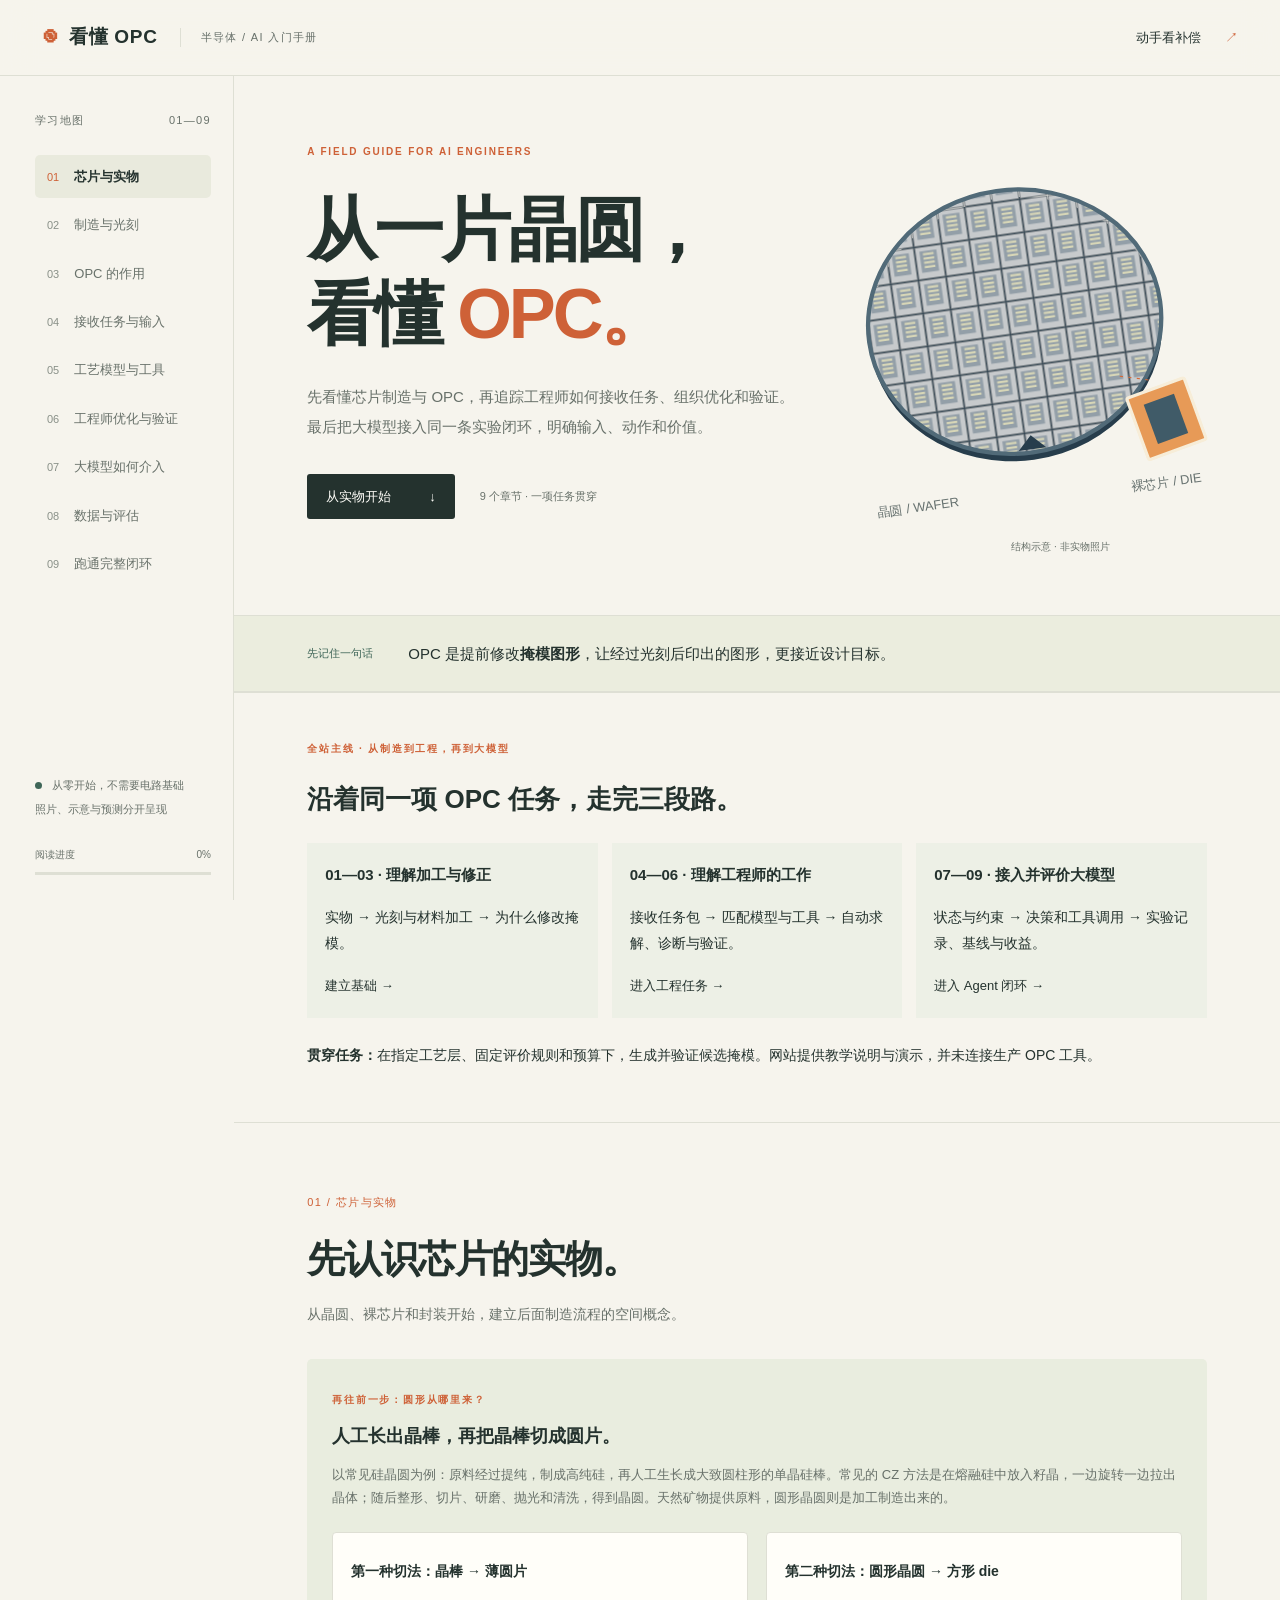
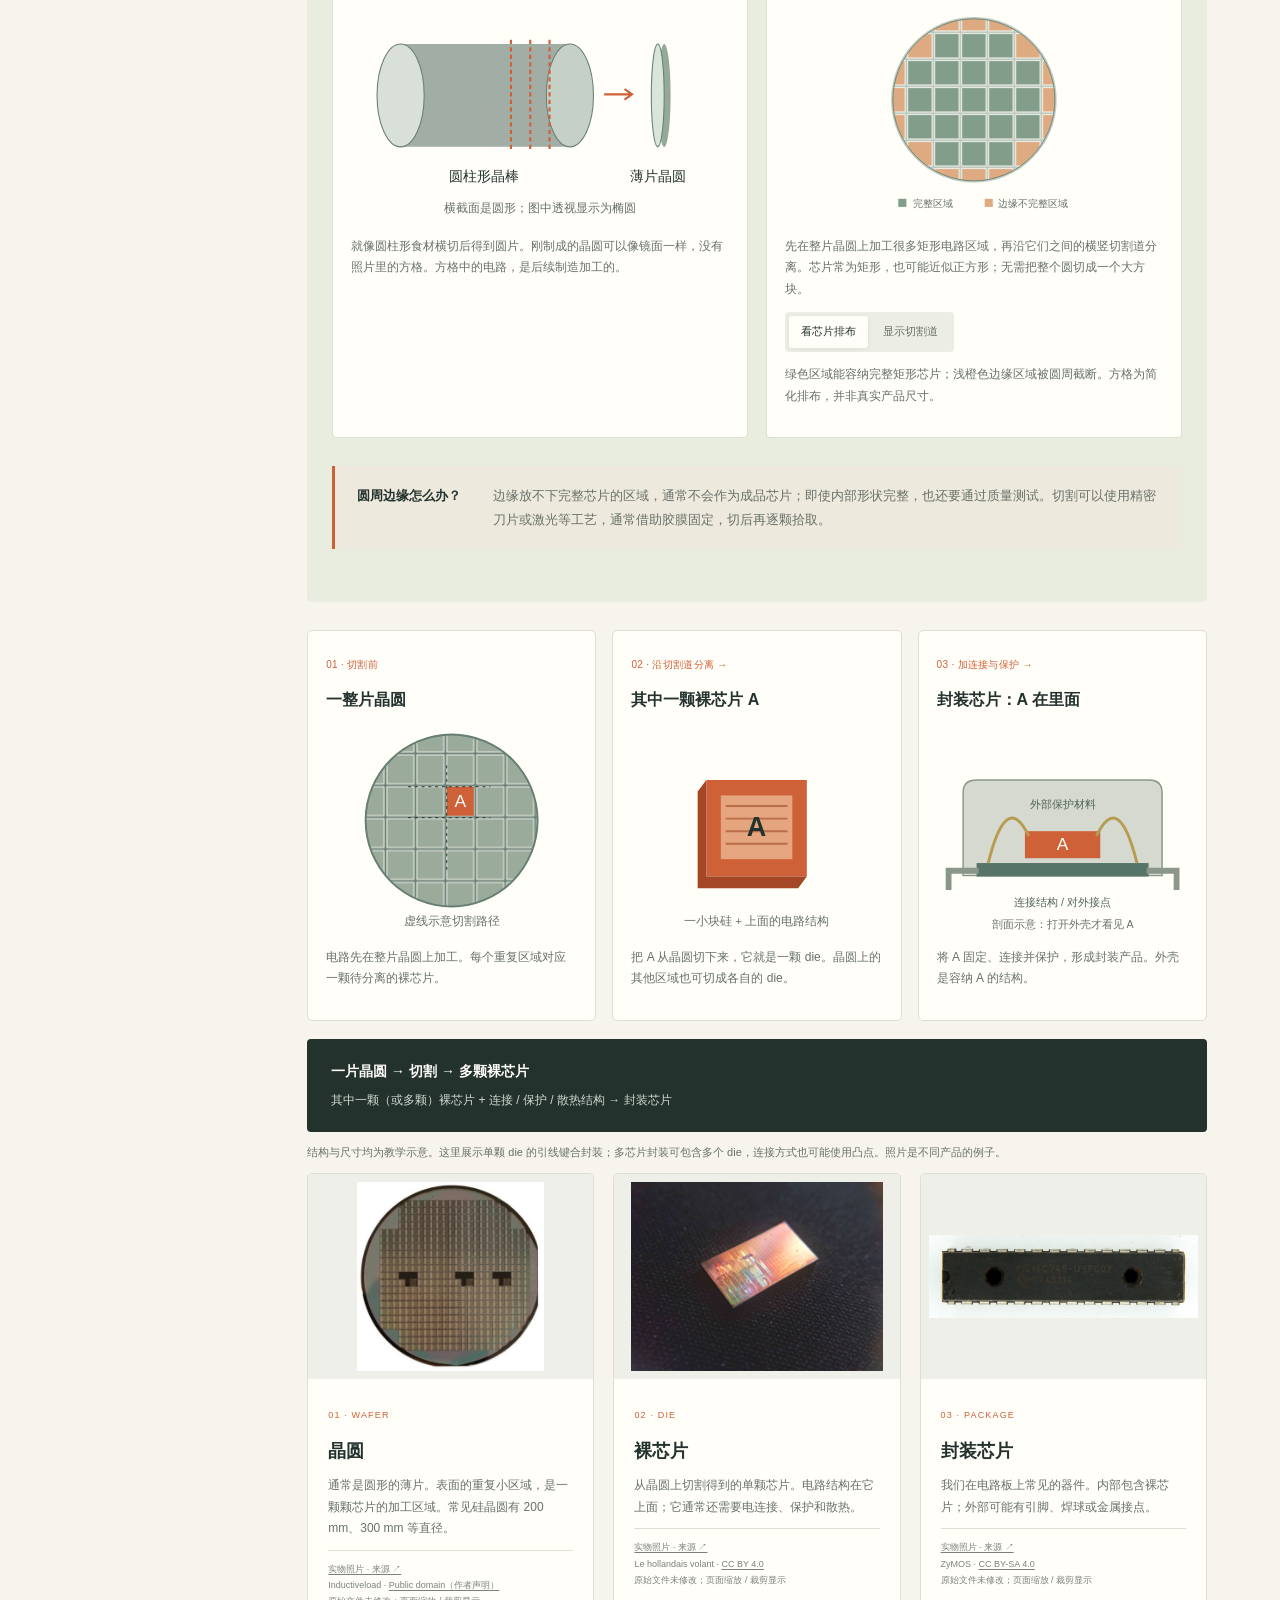
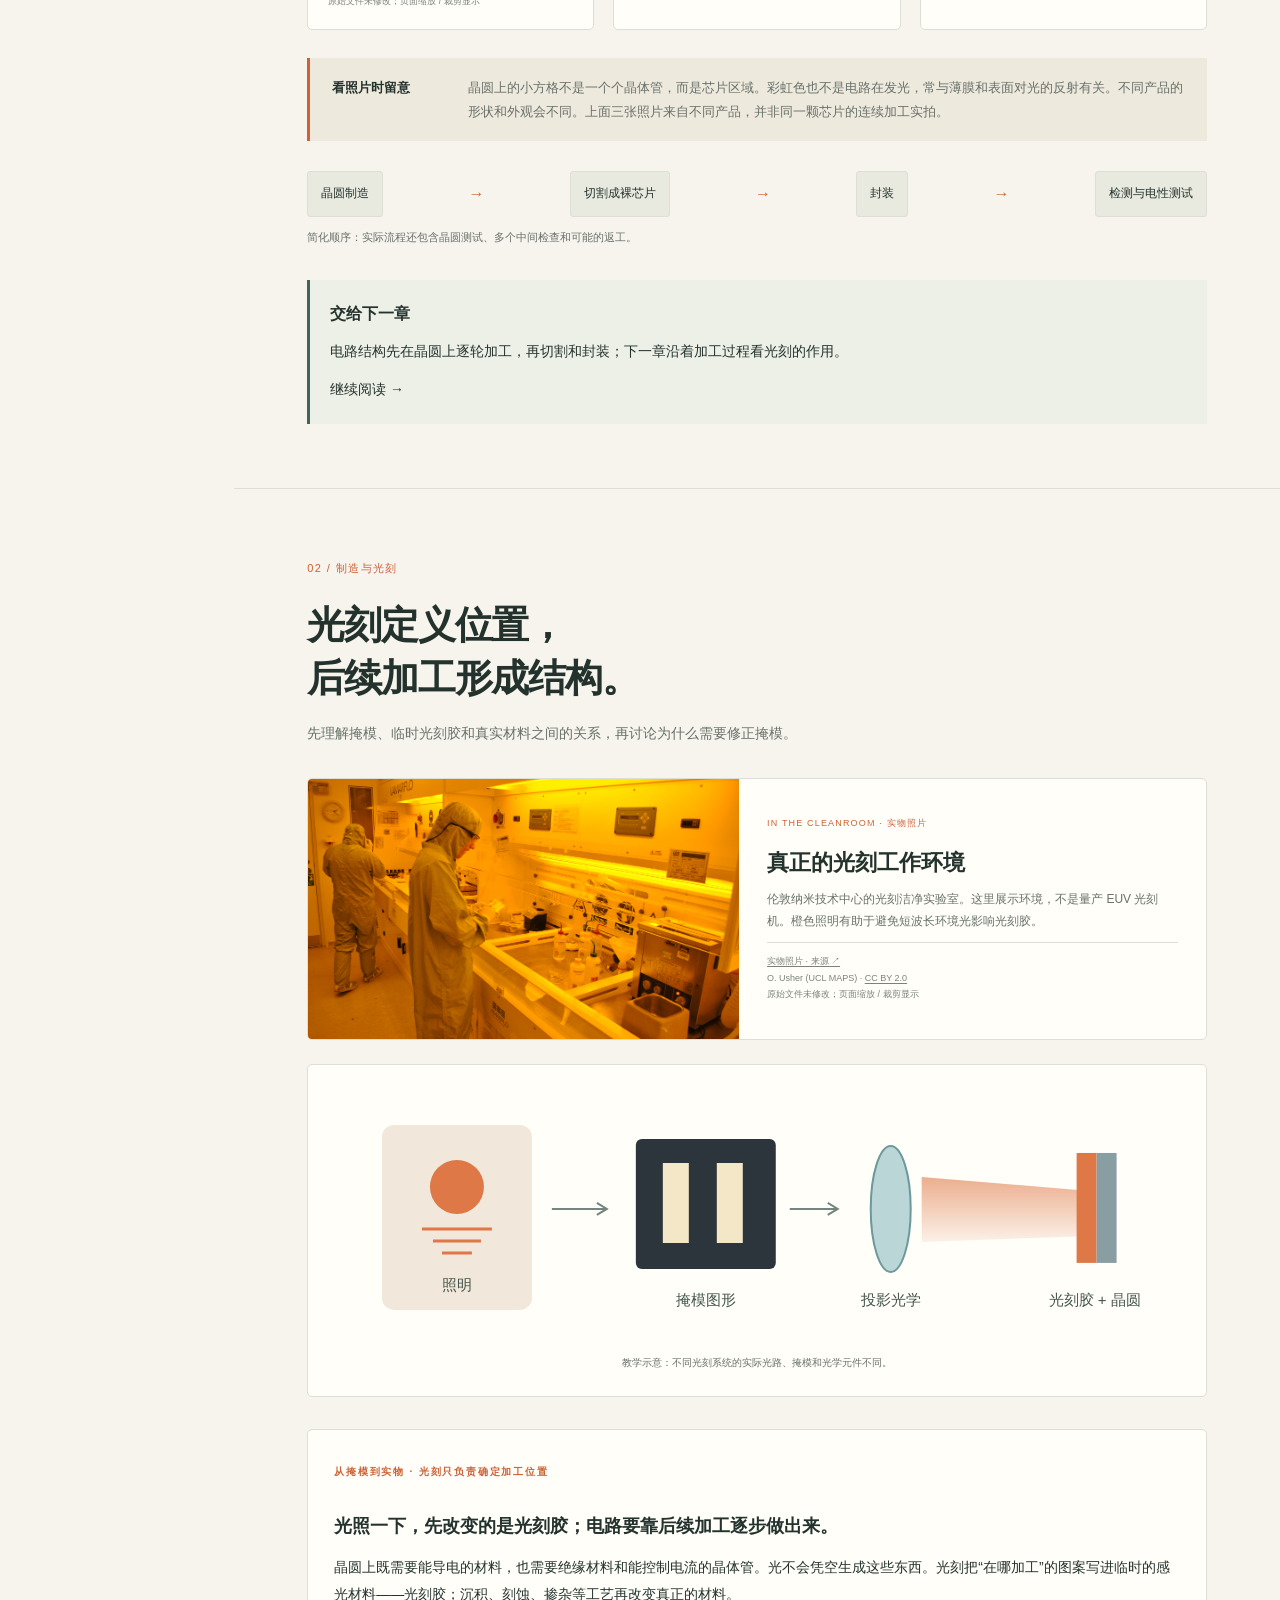
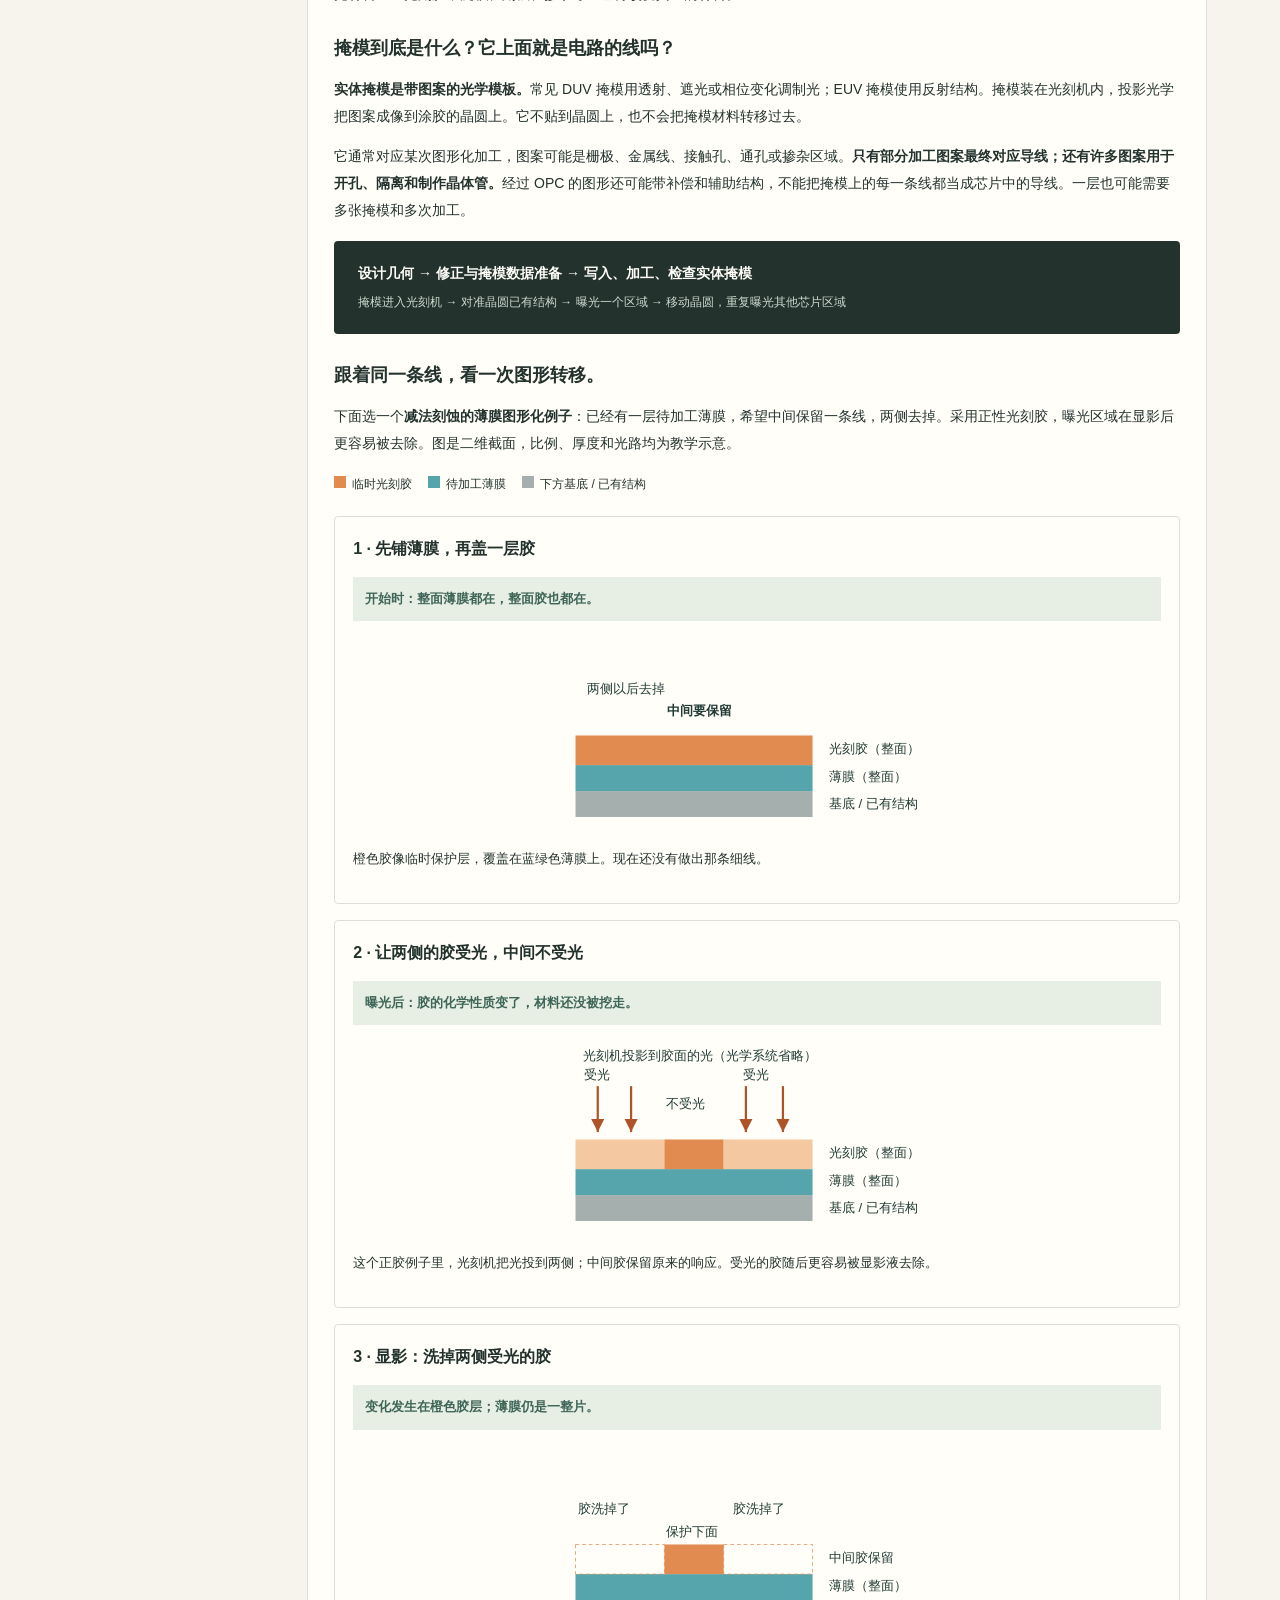
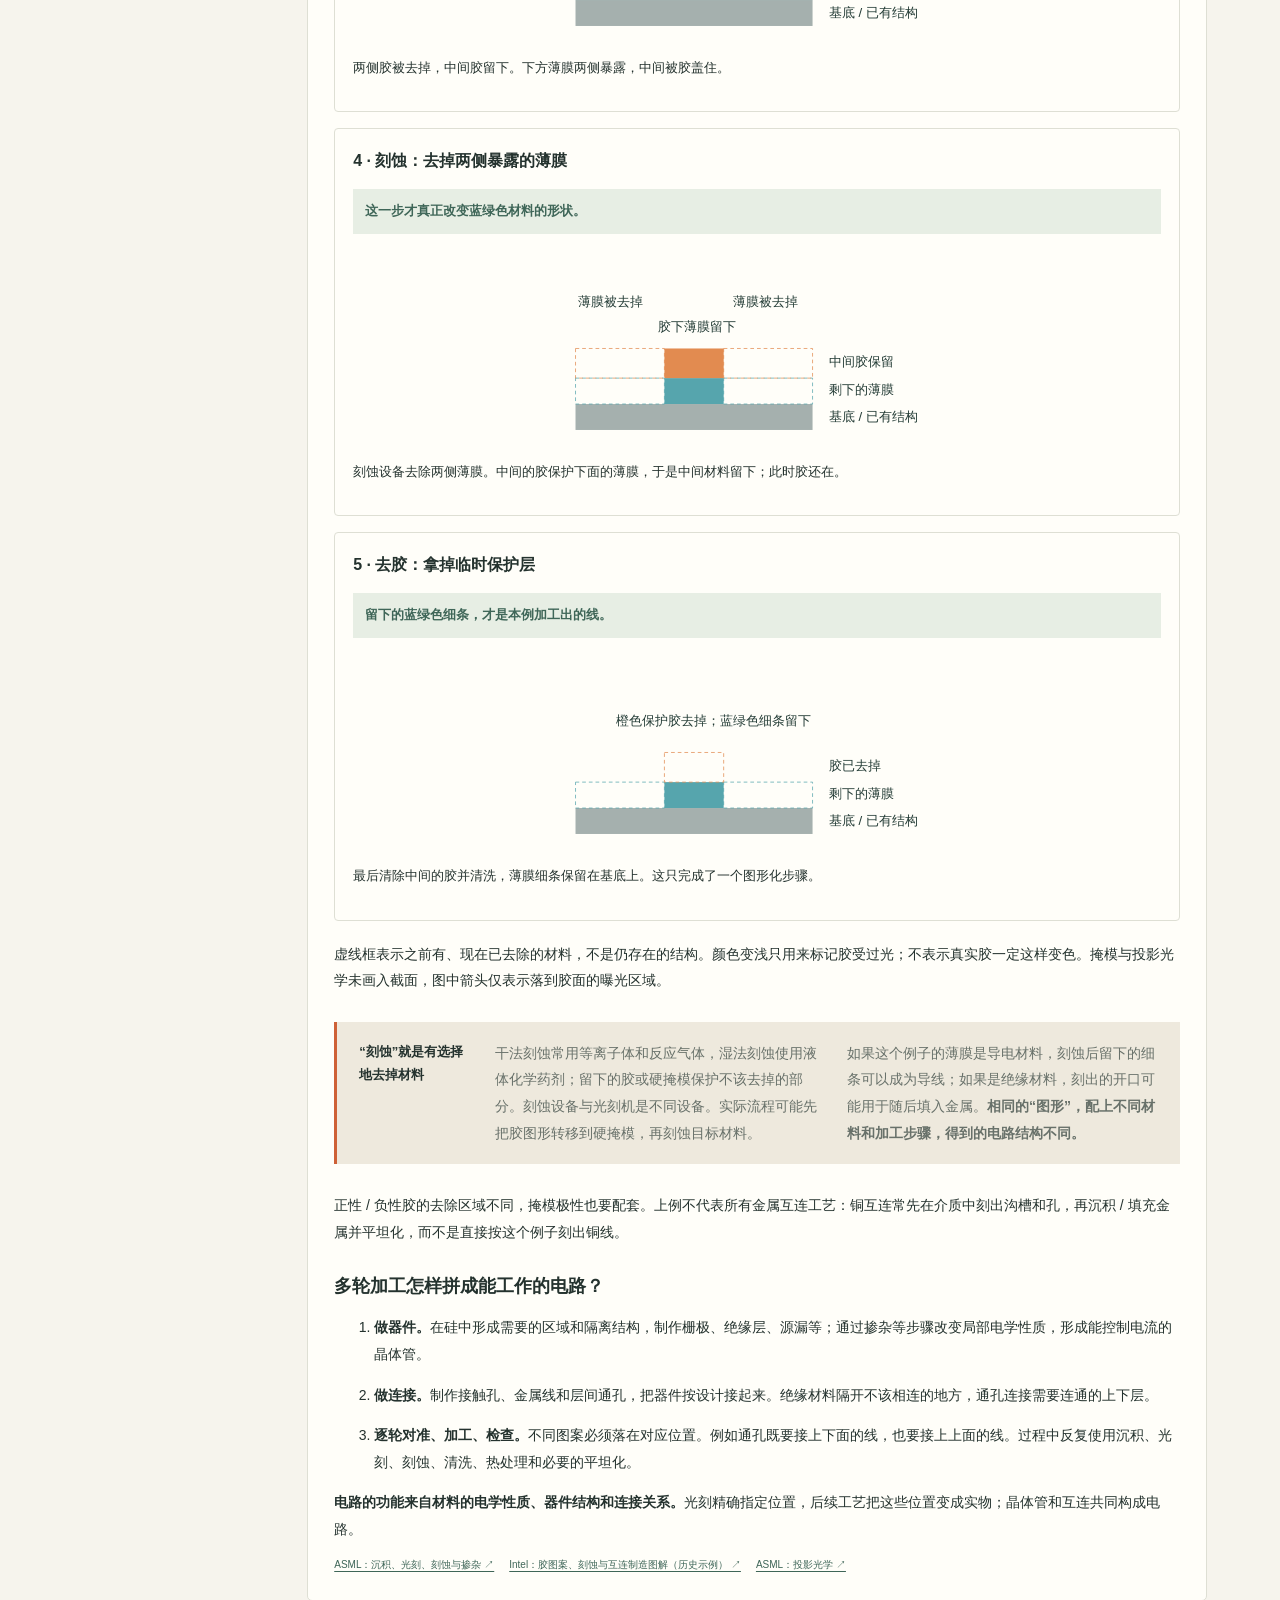
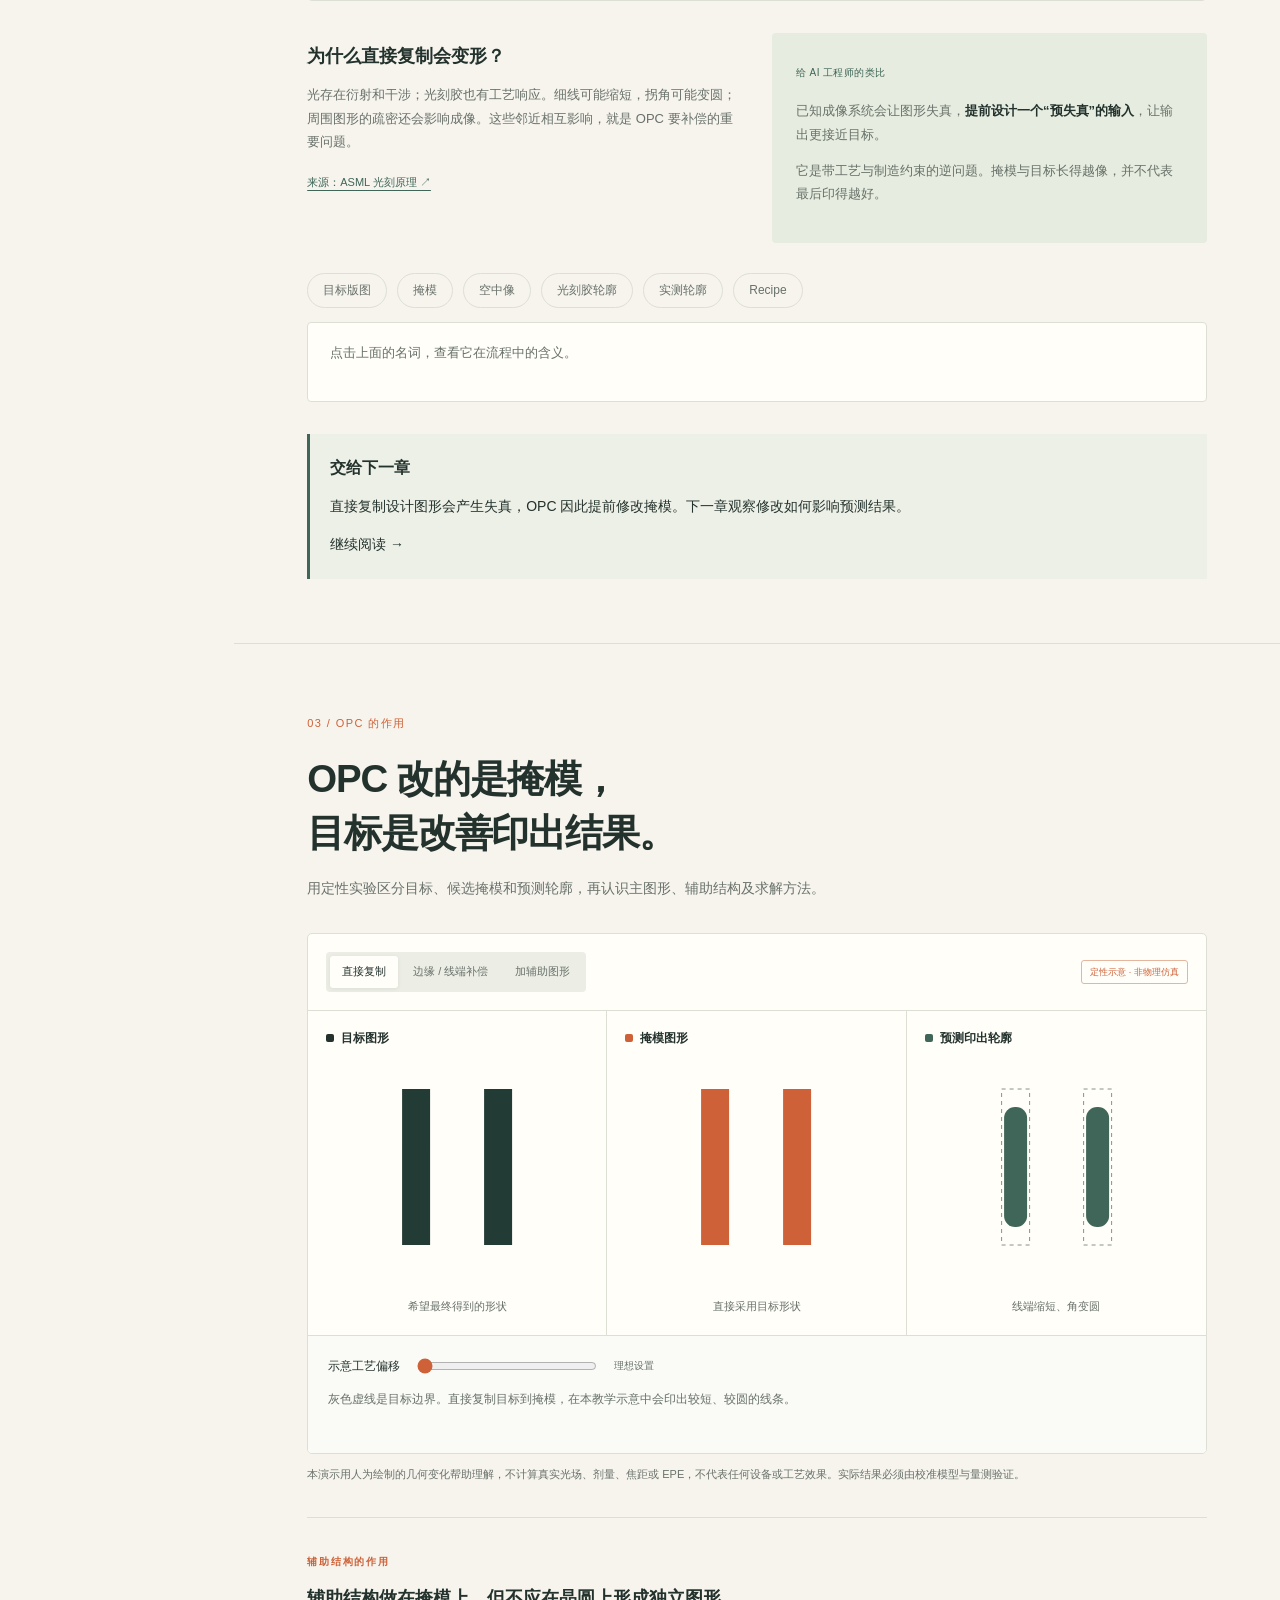
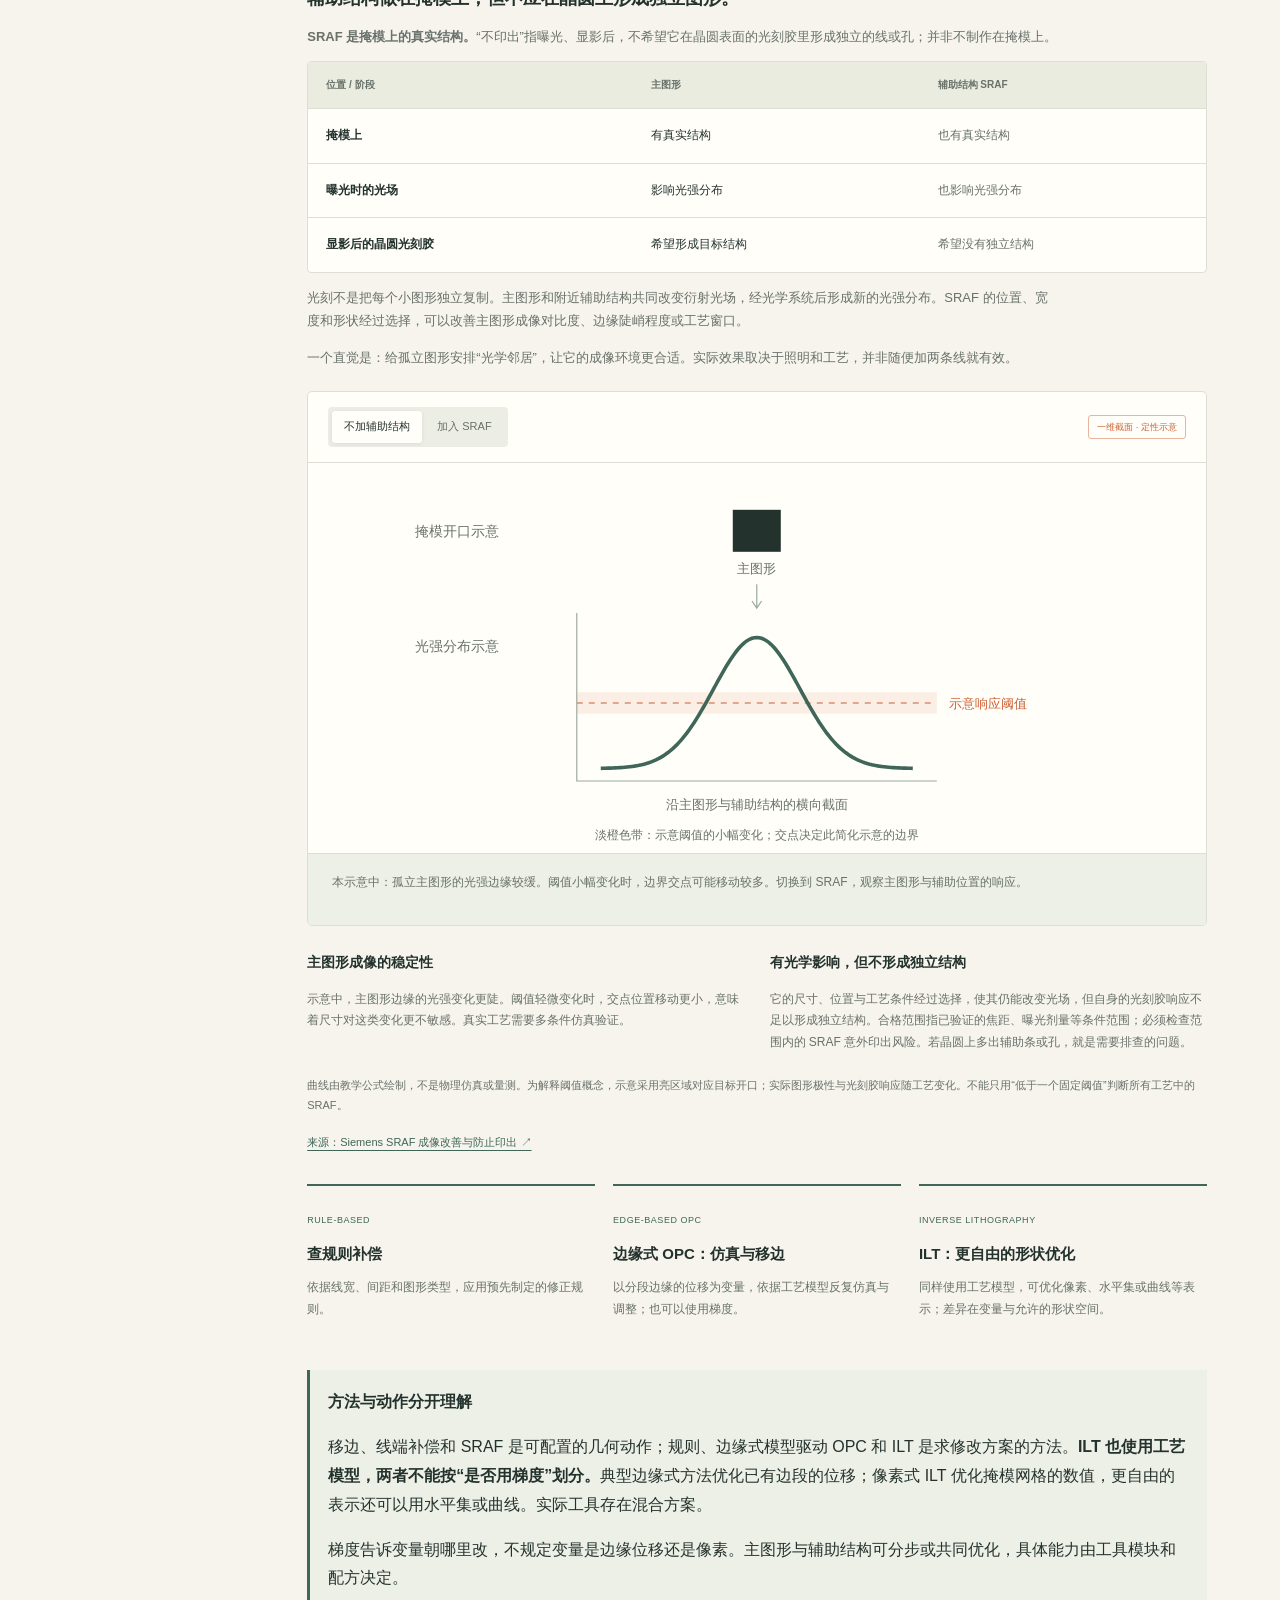
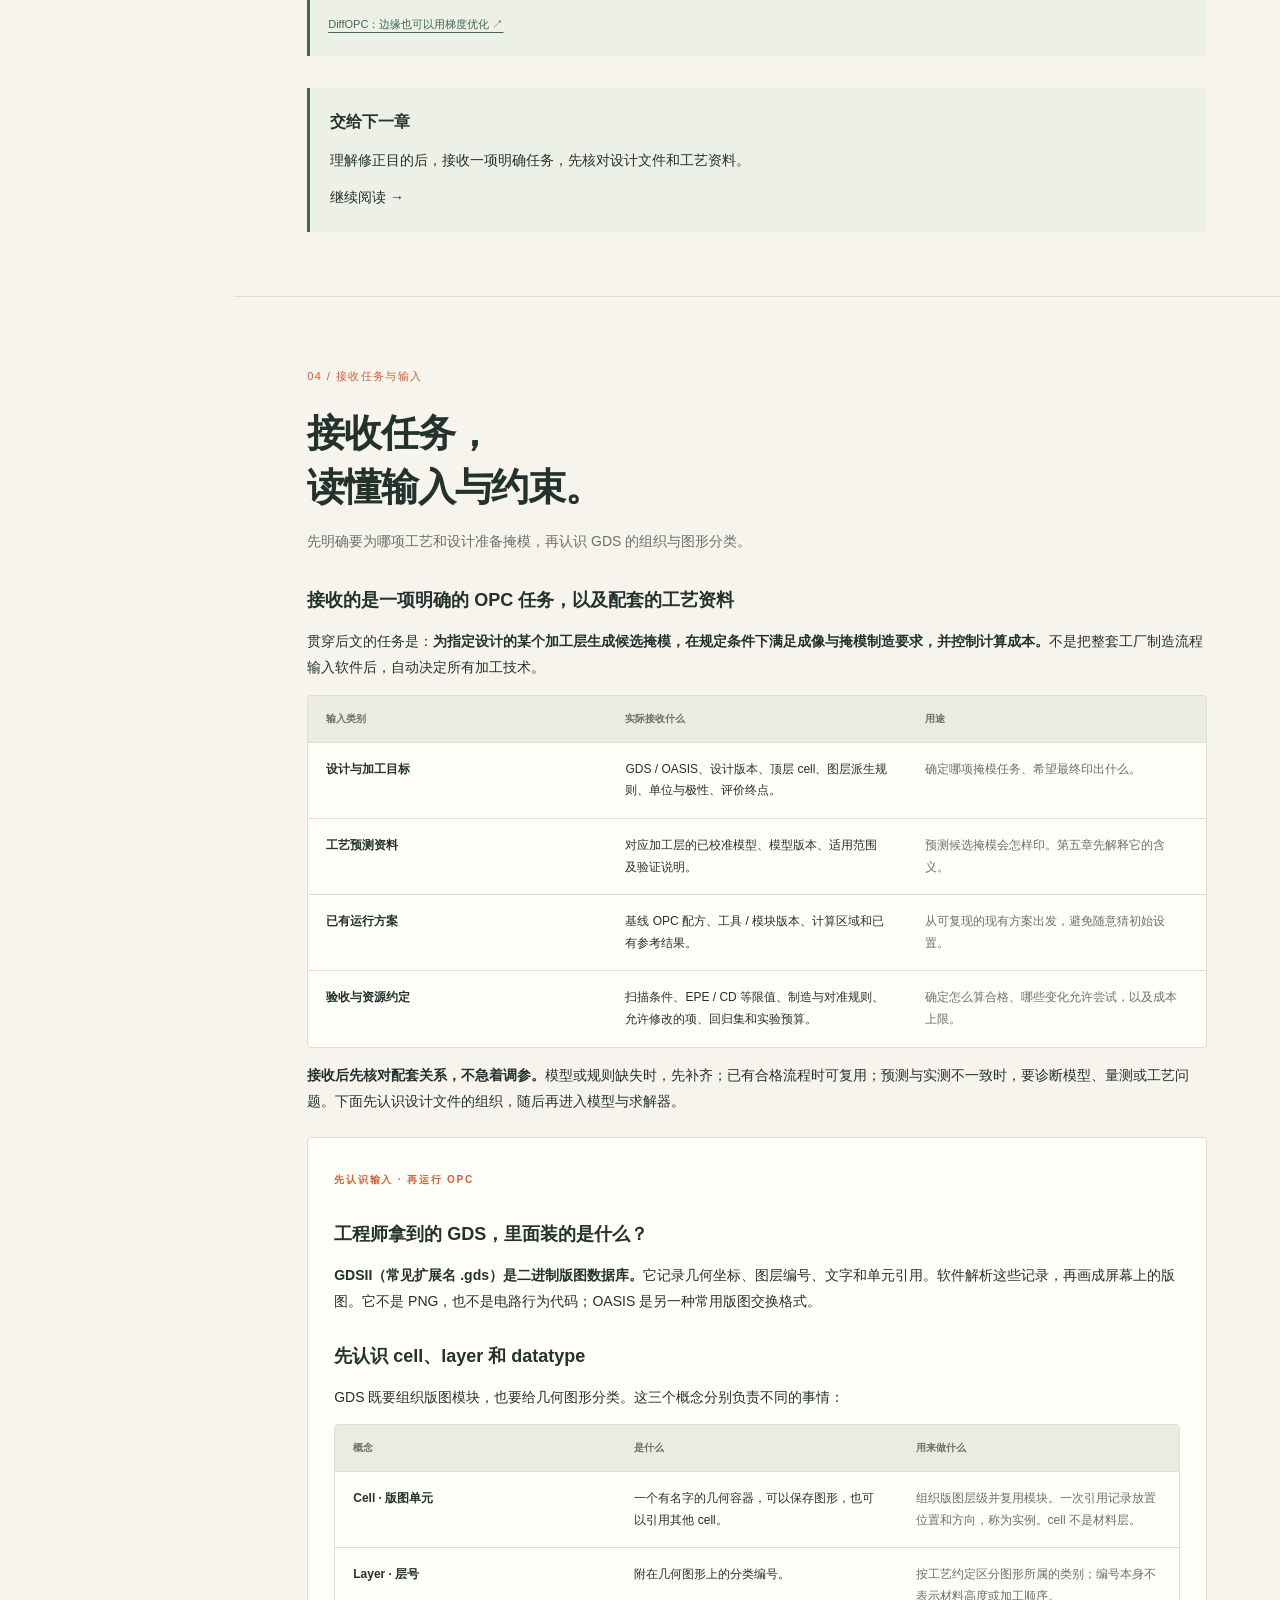
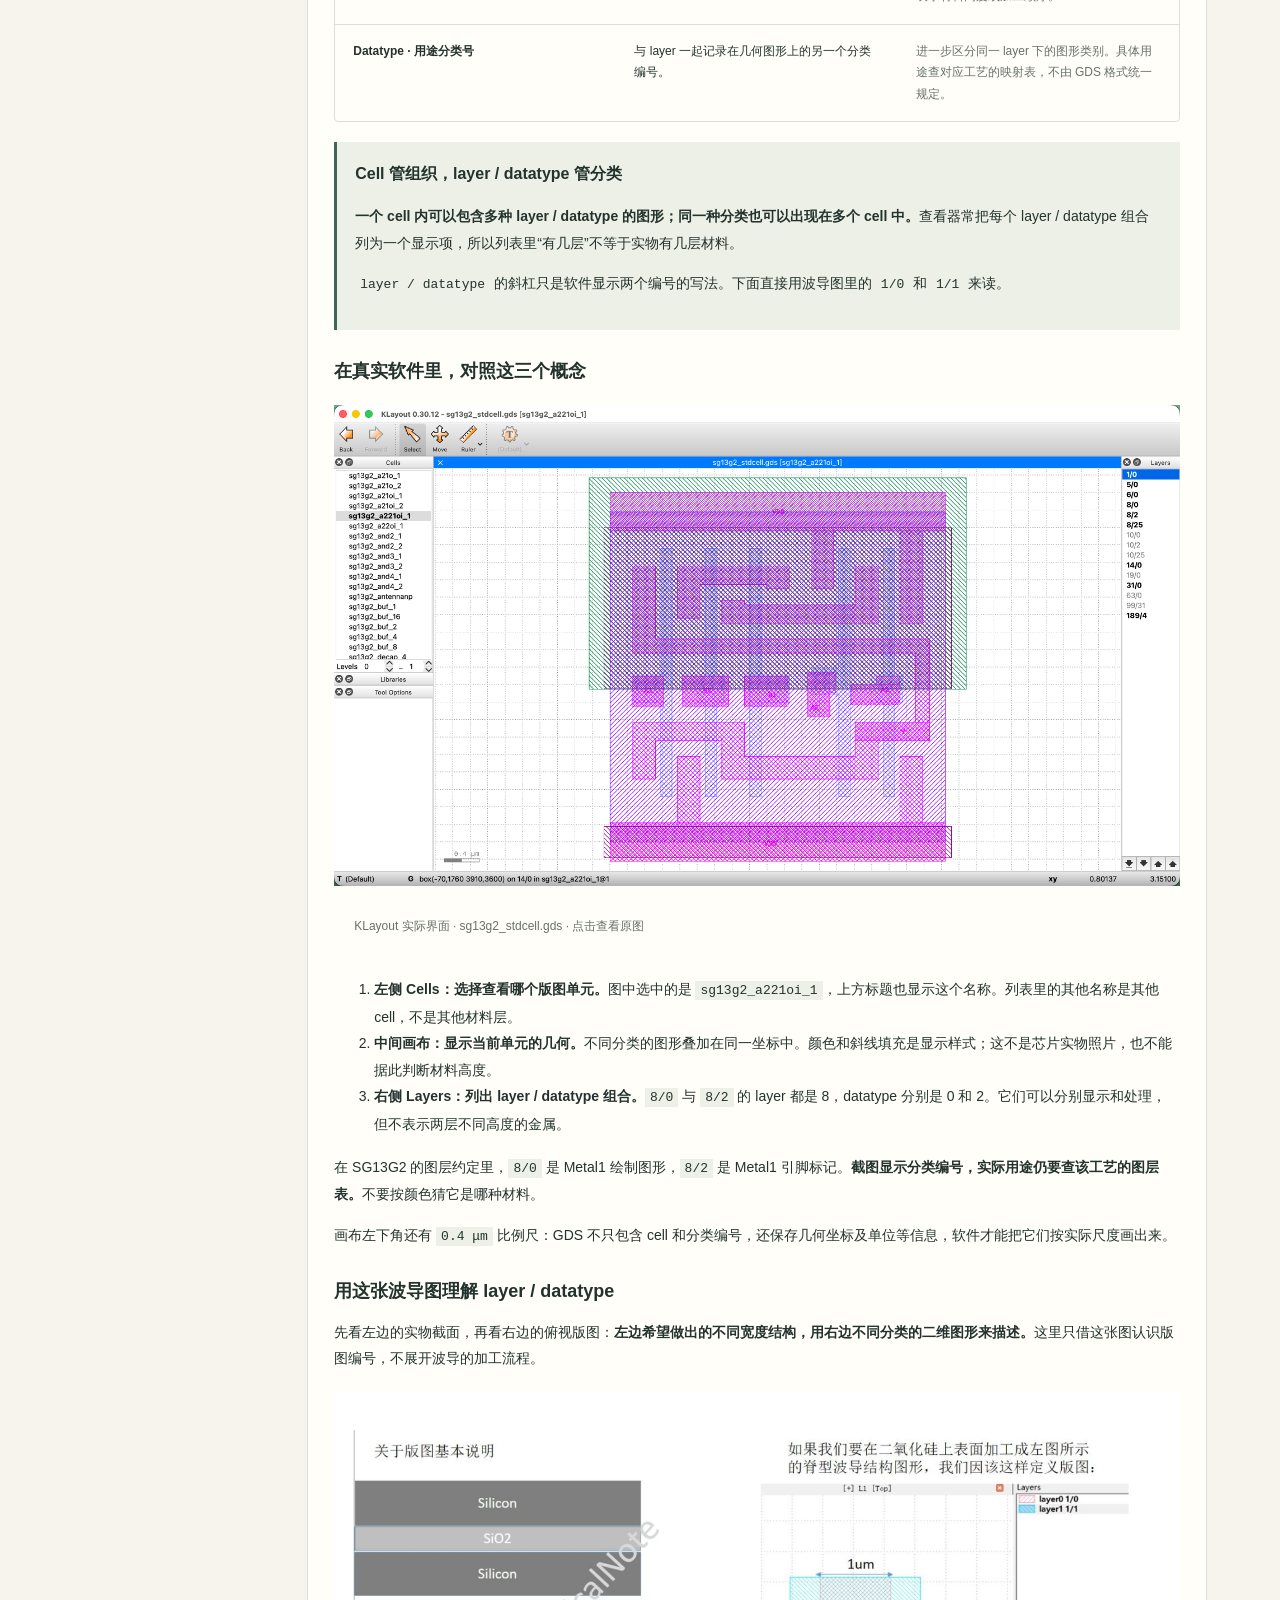
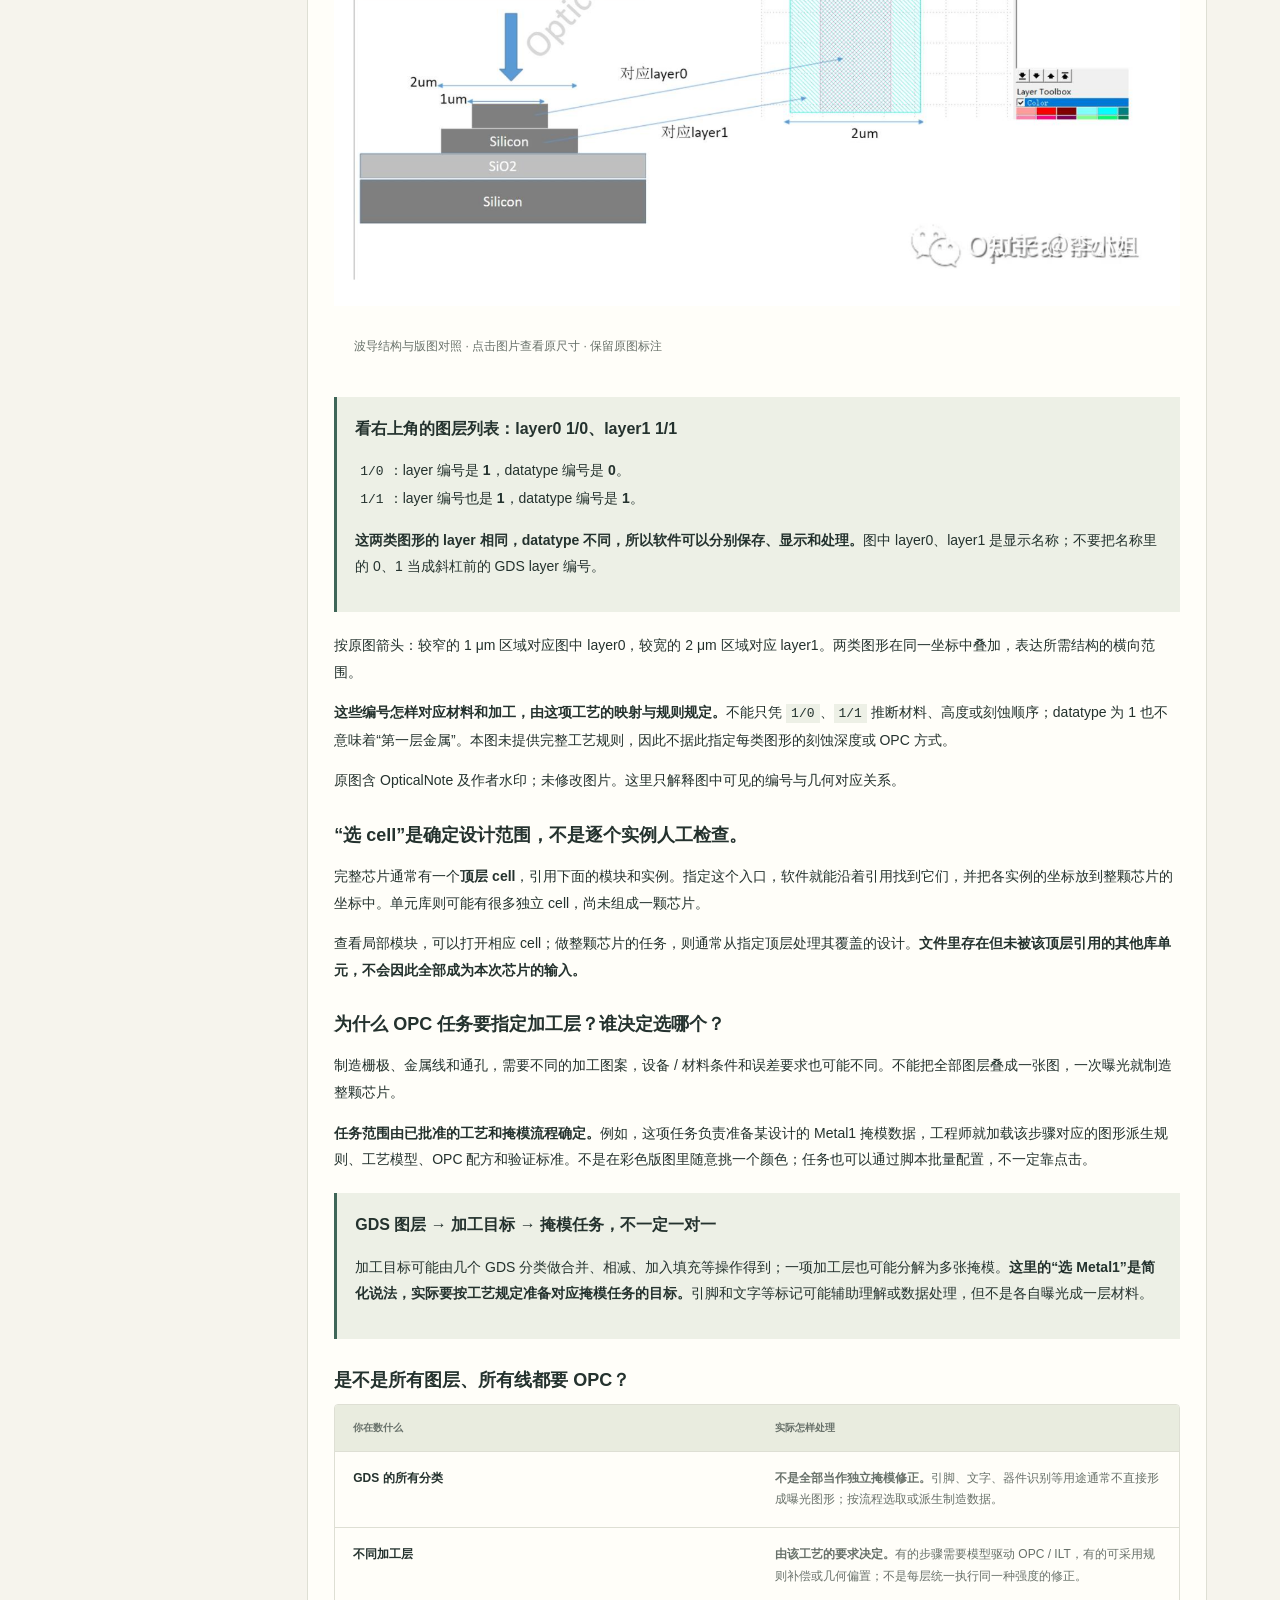
<file: index.html>
<!doctype html>
<html lang="zh-CN">
<head><meta charset="UTF-8"><meta name="viewport" content="width=device-width, initial-scale=1"><meta name="description" content="从芯片制造理解 OPC，追踪工程师接收任务、优化与验证，再将大模型接入可评估的实验闭环。"><title>看懂 OPC · 从晶圆到模型</title><link rel="stylesheet" href="style.css?v=fabrication-trim"><style>.fabrication-steps svg{width:100%;max-width:400px;margin:8px auto}.fabrication-reading svg{width:100%;max-width:420px;margin:14px auto}</style></head>
<body>
<header class="topbar"><a class="brand" href="#"><span class="brand-icon">◉</span> 看懂 OPC<span class="brand-sub">半导体 / AI 入门手册</span></a><a class="top-action" href="#lab">动手看补偿 <span>↗</span></a></header>
<aside class="sidebar"><div class="sidebar-label">学习地图 <span>01—09</span></div><nav aria-label="章节导航"><a href="#objects">01 <span>芯片与实物</span></a><a href="#lithography">02 <span>制造与光刻</span></a><a href="#lab">03 <span>OPC 的作用</span></a><a href="#pipeline">04 <span>接收任务与输入</span></a><a href="#tools">05 <span>工艺模型与工具</span></a><a href="#engineer">06 <span>工程师优化与验证</span></a><a href="#ai">07 <span>大模型如何介入</span></a><a href="#data">08 <span>数据与评估</span></a><a href="#start">09 <span>跑通完整闭环</span></a></nav><div class="sidebar-note"><span class="tiny-dot"></span> 从零开始，不需要电路基础<br>照片、示意与预测分开呈现</div><div class="progress-label">阅读进度 <span id="progress-text">0%</span></div><div class="progress-track"><i id="progress-bar"></i></div></aside>
<main>
<section class="hero"><div class="eyebrow">A FIELD GUIDE FOR AI ENGINEERS</div><h1>从一片晶圆，<br>看懂 <em>OPC。</em></h1><p class="hero-copy">先看懂芯片制造与 OPC，再追踪工程师如何接收任务、组织优化和验证。<br>最后把大模型接入同一条实验闭环，明确输入、动作和价值。</p><div class="hero-bottom"><a class="button" href="#objects">从实物开始 <span>↓</span></a><span>9 个章节 · 一项任务贯穿</span></div><div class="hero-diagram" aria-label="晶圆到裸芯片到封装的教学示意"><svg viewBox="0 0 400 340" role="img"><defs><pattern id="wafer-grid" width="26" height="31" patternUnits="userSpaceOnUse"><rect width="25" height="30" fill="#c7cacc" stroke="#666e73" stroke-width="1"/><rect x="4" y="4" width="16" height="20" fill="#939fa8"/><path d="M7 7h10M7 11h10M7 15h10M7 19h10" stroke="#d7d6b7" stroke-width="2"/></pattern></defs><ellipse cx="187" cy="150" rx="137" ry="123" fill="#273d4c"/><ellipse cx="187" cy="143" rx="137" ry="123" fill="url(#wafer-grid)" stroke="#516a78" stroke-width="4"/><path d="M174 263l13-13 13 13" fill="#273d4c"/><rect x="286" y="222" width="57" height="61" rx="2" fill="#e79a57" stroke="#f7edd8" stroke-width="3" transform="rotate(-12 314 252)"/><rect x="299" y="233" width="30" height="39" fill="#405b68" transform="rotate(-12 314 252)"/><path d="M277 207l29 8" stroke="#d96835" stroke-dasharray="3 5"/><text x="35" y="306" fill="#66716f" font-size="12">晶圆 / WAFER</text><text x="273" y="315" fill="#66716f" font-size="12">裸芯片 / DIE</text></svg><span class="diagram-label">结构示意 · 非实物照片</span></div></section>
<div class="intro-strip"><span>先记住一句话</span><p>OPC 是提前修改<strong>掩模图形</strong>，让经过光刻后印出的图形，更接近设计目标。</p></div>

<div class="course-overview" id="course-overview"><span class="eyebrow">全站主线 · 从制造到工程，再到大模型</span><h2>沿着同一项 OPC 任务，走完三段路。</h2><div class="story-phases"><article><b>01—03 · 理解加工与修正</b><p>实物 → 光刻与材料加工 → 为什么修改掩模。</p><a href="#objects">建立基础 →</a></article><article><b>04—06 · 理解工程师的工作</b><p>接收任务包 → 匹配模型与工具 → 自动求解、诊断与验证。</p><a href="#pipeline">进入工程任务 →</a></article><article><b>07—09 · 接入并评价大模型</b><p>状态与约束 → 决策和工具调用 → 实验记录、基线与收益。</p><a href="#ai">进入 Agent 闭环 →</a></article></div><p><strong>贯穿任务：</strong>在指定工艺层、固定评价规则和预算下，生成并验证候选掩模。网站提供教学说明与演示，并未连接生产 OPC 工具。</p></div>
<section id="objects" class="chapter"><div class="chapter-head"><span class="chapter-number">01 / 芯片与实物</span><h2>先认识芯片的实物。</h2><p>从晶圆、裸芯片和封装开始，建立后面制造流程的空间概念。</p></div>
<div class="wafer-origin" id="wafer-origin"><span class="eyebrow">再往前一步：圆形从哪里来？</span><h3>人工长出晶棒，再把晶棒切成圆片。</h3><p>以常见硅晶圆为例：原料经过提纯，制成高纯硅，再人工生长成大致圆柱形的单晶硅棒。常见的 CZ 方法是在熔融硅中放入籽晶，一边旋转一边拉出晶体；随后整形、切片、研磨、抛光和清洗，得到晶圆。天然矿物提供原料，圆形晶圆则是加工制造出来的。</p>
<div class="wafer-origin-grid"><article><h4>第一种切法：晶棒 → 薄圆片</h4><svg viewBox="0 0 350 210" role="img" aria-label="圆柱形硅晶棒沿横截面切成薄片，圆截面决定晶圆是圆形"><path d="M45 42h158v96H45z" fill="#a2aea5"/><ellipse cx="45" cy="90" rx="22" ry="48" fill="#d9dfd9" stroke="#698173"/><ellipse cx="203" cy="90" rx="22" ry="48" fill="#c5d1c7" stroke="#698173"/><path d="M148 38v104M166 38v104M184 38v104" stroke="#ce6137" stroke-width="2" stroke-dasharray="4 3"/><path d="M235 89h26m-7-5 7 5-7 5" fill="none" stroke="#ce6137" stroke-width="2"/><ellipse cx="291" cy="90" rx="6" ry="48" fill="#95a99b"/><ellipse cx="285" cy="90" rx="6" ry="48" fill="#d9e4da" stroke="#698173"/><text x="123" y="170" text-anchor="middle" font-size="13" fill="#24322e">圆柱形晶棒</text><text x="285" y="170" text-anchor="middle" font-size="13" fill="#24322e">薄片晶圆</text><text x="175" y="199" text-anchor="middle" font-size="11" fill="#68716a">横截面是圆形；图中透视显示为椭圆</text></svg><p>就像圆柱形食材横切后得到圆片。刚制成的晶圆可以像镜面一样，没有照片里的方格。方格中的电路，是后续制造加工的。</p></article>
<article><h4>第二种切法：圆形晶圆 → 方形 die</h4><svg id="dicing-figure" viewBox="0 0 350 250" role="img" aria-label="圆形晶圆中排列矩形芯片，完整芯片位于内部，边缘不完整区域不会作为成品芯片"></svg><p>先在整片晶圆上加工很多矩形电路区域，再沿它们之间的横竖切割道分离。芯片常为矩形，也可能近似正方形；无需把整个圆切成一个大方块。</p><div class="segmented" role="group" aria-label="查看晶圆切割"><button data-dicing="layout" class="active" aria-pressed="true">看芯片排布</button><button data-dicing="cuts" aria-pressed="false">显示切割道</button></div><p id="dicing-caption" class="small" aria-live="polite"></p></article></div>
<div class="note"><strong>圆周边缘怎么办？</strong><p>边缘放不下完整芯片的区域，通常不会作为成品芯片；即使内部形状完整，也还要通过质量测试。切割可以使用精密刀片或激光等工艺，通常借助胶膜固定，切后再逐颗拾取。</p></div>
</div>
<div class="relationship-grid">
<article class="relationship-step"><span class="step-kicker">01 · 切割前</span><h3>一整片晶圆</h3><svg viewBox="0 0 260 220" role="img" aria-label="晶圆上有多个芯片区域，其中 A 被高亮"><defs><clipPath id="rel-circle"><circle cx="130" cy="102" r="88"/></clipPath><pattern id="rel-grid" width="31" height="33" patternUnits="userSpaceOnUse"><rect x="1" y="1" width="28" height="30" fill="#9aaa9b" stroke="#f6f4ed" stroke-width="1"/></pattern></defs><circle cx="130" cy="102" r="90" fill="#657e72"/><circle cx="130" cy="102" r="88" fill="url(#rel-grid)"/><g clip-path="url(#rel-circle)"><rect x="125" y="67" width="28" height="30" fill="#ce6137"/><text x="139" y="88" fill="white" font-size="18" text-anchor="middle">A</text></g><path d="M125 45v110M85 67h85M85 99h85" stroke="#24322e" stroke-width="1" stroke-dasharray="3 4"/><text x="130" y="210" text-anchor="middle" fill="#68716a" font-size="12">虚线示意切割路径</text></svg><p>电路先在整片晶圆上加工。每个重复区域对应一颗待分离的裸芯片。</p></article>
<article class="relationship-step"><span class="step-kicker">02 · 沿切割道分离 →</span><h3>其中一颗裸芯片 A</h3><svg viewBox="0 0 260 220" role="img" aria-label="从晶圆切下的橙色裸芯片 A"><path d="M78 60h104v100H78z" fill="#ce6137"/><path d="M78 160h104l-9 12H69V72l9-12z" fill="#a34727"/><rect x="93" y="76" width="74" height="66" fill="#e5a57e"/><path d="M98 87h64M98 100h64M98 113h64M98 126h64" stroke="#bb6c49" stroke-width="2"/><text x="130" y="118" fill="#24322e" font-size="28" font-weight="600" text-anchor="middle">A</text><text x="130" y="210" text-anchor="middle" fill="#68716a" font-size="12">一小块硅 + 上面的电路结构</text></svg><p>把 A 从晶圆切下来，它就是一颗 die。晶圆上的其他区域也可切成各自的 die。</p></article>
<article class="relationship-step"><span class="step-kicker">03 · 加连接与保护 →</span><h3>封装芯片：A 在里面</h3><svg viewBox="0 0 260 220" role="img" aria-label="引线键合封装剖面，内部为裸芯片 A，外部为保护材料和连接结构"><path d="M27 73q0-13 14-13h178q14 0 14 13v86H27z" fill="#d5d9cf" stroke="#899689" stroke-width="1.5"/><rect x="41" y="146" width="178" height="14" fill="#567568"/><rect x="91" y="113" width="78" height="28" fill="#ce6137"/><text x="130" y="133" fill="white" font-size="18" text-anchor="middle">A</text><path d="M95 118Q72 70 53 146M165 118Q188 70 207 146" fill="none" stroke="#b79c50" stroke-width="3"/><path d="M43 154H12v20M217 154h31v20" fill="none" stroke="#899689" stroke-width="6"/><text x="130" y="89" fill="#53645b" font-size="11" text-anchor="middle">外部保护材料</text><text x="130" y="190" fill="#53645b" font-size="11" text-anchor="middle">连接结构 / 对外接点</text><text x="130" y="213" fill="#68716a" font-size="11" text-anchor="middle">剖面示意：打开外壳才看见 A</text></svg><p>将 A 固定、连接并保护，形成封装产品。外壳是容纳 A 的结构。</p></article>
</div>
<div class="relationship-equation"><strong>一片晶圆 → 切割 → 多颗裸芯片</strong><span>其中一颗（或多颗）裸芯片 + 连接 / 保护 / 散热结构 → 封装芯片</span></div>
<p class="small muted">结构与尺寸均为教学示意。这里展示单颗 die 的引线键合封装；多芯片封装可包含多个 die，连接方式也可能使用凸点。照片是不同产品的例子。</p>
<div class="photo-grid"><figure class="photo-card" data-photo="wafer"><div class="photo-frame"><div class="photo-loading">晶圆实物照片</div></div><figcaption><span class="photo-tag">01 · WAFER</span><h3>晶圆</h3><p>通常是圆形的薄片。表面的重复小区域，是一颗颗芯片的加工区域。常见硅晶圆有 200 mm、300 mm 等直径。</p><div class="photo-credit"></div></figcaption></figure><figure class="photo-card" data-photo="die"><div class="photo-frame"><div class="photo-loading">裸芯片实物照片</div></div><figcaption><span class="photo-tag">02 · DIE</span><h3>裸芯片</h3><p>从晶圆上切割得到的单颗芯片。电路结构在它上面；它通常还需要电连接、保护和散热。</p><div class="photo-credit"></div></figcaption></figure><figure class="photo-card" data-photo="package"><div class="photo-frame"><div class="photo-loading">封装芯片实物照片</div></div><figcaption><span class="photo-tag">03 · PACKAGE</span><h3>封装芯片</h3><p>我们在电路板上常见的器件。内部包含裸芯片；外部可能有引脚、焊球或金属接点。</p><div class="photo-credit"></div></figcaption></figure></div><div class="note"><strong>看照片时留意</strong><p>晶圆上的小方格不是一个个晶体管，而是芯片区域。彩虹色也不是电路在发光，常与薄膜和表面对光的反射有关。不同产品的形状和外观会不同。上面三张照片来自不同产品，并非同一颗芯片的连续加工实拍。</p></div><div class="journey"><span>晶圆制造</span><b>→</b><span>切割成裸芯片</span><b>→</b><span>封装</span><b>→</b><span>检测与电性测试</span></div><p class="small muted">简化顺序：实际流程还包含晶圆测试、多个中间检查和可能的返工。</p><div class="chapter-handoff"><b>交给下一章</b><p>电路结构先在晶圆上逐轮加工，再切割和封装；下一章沿着加工过程看光刻的作用。</p><a href="#lithography">继续阅读 →</a></div></section>
<section id="lithography" class="chapter"><div class="chapter-head"><span class="chapter-number">02 / 制造与光刻</span><h2>光刻定义位置，<br>后续加工形成结构。</h2><p>先理解掩模、临时光刻胶和真实材料之间的关系，再讨论为什么需要修正掩模。</p></div><figure class="photo-card lab-photo" data-photo="machine"><div class="photo-frame"><div class="photo-loading">真实光刻实验室</div></div><figcaption><span class="photo-tag">IN THE CLEANROOM · 实物照片</span><h3>真正的光刻工作环境</h3><p>伦敦纳米技术中心的光刻洁净实验室。这里展示环境，不是量产 EUV 光刻机。橙色照明有助于避免短波长环境光影响光刻胶。</p><div class="photo-credit"></div></figcaption></figure><div class="litho-panel"><svg viewBox="0 0 850 265" role="img" aria-label="光源通过掩模与投影光学，在光刻胶上形成图形的示意"><defs><linearGradient id="beam" x1="0" y1="0" x2="0" y2="1"><stop offset="0" stop-color="#df7847" stop-opacity=".6"/><stop offset="1" stop-color="#df7847" stop-opacity=".1"/></linearGradient></defs><rect x="50" y="36" width="150" height="185" rx="12" fill="#f1e8db"/><circle cx="125" cy="98" r="27" fill="#df7847"/><path d="M90 140h70M101 152h48M110 164h30" stroke="#df7847" stroke-width="3"/><text x="125" y="201" text-anchor="middle" class="svg-title">照明</text><path d="M220 120h55" stroke="#74847e" stroke-width="2"/><path d="m265 114 10 6-10 6" fill="none" stroke="#74847e" stroke-width="2"/><rect x="304" y="50" width="140" height="130" rx="6" fill="#2b353b"/><path d="M331 74v80h26V74M385 74v80h26V74" fill="#f4e7c7"/><text x="374" y="216" text-anchor="middle" class="svg-title">掩模图形</text><path d="M458 120h48" stroke="#74847e" stroke-width="2"/><path d="m496 114 10 6-10 6" fill="none" stroke="#74847e" stroke-width="2"/><ellipse cx="559" cy="120" rx="20" ry="63" fill="#bbd6d7" stroke="#6c999b" stroke-width="2"/><text x="559" y="216" text-anchor="middle" class="svg-title">投影光学</text><path d="M590 88l168 14v45l-168 6z" fill="url(#beam)"/><rect x="745" y="64" width="20" height="110" fill="#df7847"/><rect x="765" y="64" width="20" height="110" fill="#899ea3"/><text x="763" y="216" text-anchor="middle" class="svg-title">光刻胶 + 晶圆</text></svg><div class="panel-caption">教学示意：不同光刻系统的实际光路、掩模和光学元件不同。</div></div><div class="physical-fabrication" id="physical-fabrication"><span class="eyebrow">从掩模到实物 · 光刻只负责确定加工位置</span>
<h3>光照一下，先改变的是光刻胶；电路要靠后续加工逐步做出来。</h3>
<p>晶圆上既需要能导电的材料，也需要绝缘材料和能控制电流的晶体管。光不会凭空生成这些东西。光刻把“在哪加工”的图案写进临时的感光材料——光刻胶；沉积、刻蚀、掺杂等工艺再改变真正的材料。</p>
<h3>掩模到底是什么？它上面就是电路的线吗？</h3>
<p><strong>实体掩模是带图案的光学模板。</strong>常见 DUV 掩模用透射、遮光或相位变化调制光；EUV 掩模使用反射结构。掩模装在光刻机内，投影光学把图案成像到涂胶的晶圆上。它不贴到晶圆上，也不会把掩模材料转移过去。</p>
<p>它通常对应某次图形化加工，图案可能是栅极、金属线、接触孔、通孔或掺杂区域。<strong>只有部分加工图案最终对应导线；还有许多图案用于开孔、隔离和制作晶体管。</strong>经过 OPC 的图形还可能带补偿和辅助结构，不能把掩模上的每一条线都当成芯片中的导线。一层也可能需要多张掩模和多次加工。</p>
<div class="relationship-equation"><strong>设计几何 → 修正与掩模数据准备 → 写入、加工、检查实体掩模</strong><span>掩模进入光刻机 → 对准晶圆已有结构 → 曝光一个区域 → 移动晶圆，重复曝光其他芯片区域</span></div>
<h3>跟着同一条线，看一次图形转移。</h3>
<p>下面选一个<strong>减法刻蚀的薄膜图形化例子</strong>：已经有一层待加工薄膜，希望中间保留一条线，两侧去掉。采用正性光刻胶，曝光区域在显影后更容易被去除。图是二维截面，比例、厚度和光路均为教学示意。</p>
<div class="fabrication-legend"><span><i style="background:#e28b50"></i>临时光刻胶</span><span><i style="background:#56a5ad"></i>待加工薄膜</span><span><i style="background:#a5b0ae"></i>下方基底 / 已有结构</span></div>
<div class="fabrication-steps"><article><h4>1 · 先铺薄膜，再盖一层胶</h4><p class="fabrication-key">开始时：整面薄膜都在，整面胶也都在。</p><svg viewBox="0 0 540 270" role="img" aria-label="1 · 先铺薄膜，再盖一层胶"><defs><marker id="arr0" markerWidth="8" markerHeight="8" refX="6" refY="3" orient="auto"><path d="M0 0L6 3L0 6" fill="#ad5428"/></marker></defs><rect x="25" y="212" width="320" height="35" fill="#a5b0ae"/><text x="367" y="235">基底 / 已有结构</text><rect x="25" y="177" width="320" height="35" fill="#56a5ad"/><text x="367" y="199">薄膜（整面）</text><rect x="25" y="137" width="320" height="40" fill="#e28b50"/><text x="367" y="161">光刻胶（整面）</text><text x="40" y="80">两侧以后去掉</text><text x="148" y="110" font-weight="bold">中间要保留</text></svg><p>橙色胶像临时保护层，覆盖在蓝绿色薄膜上。现在还没有做出那条细线。</p></article><article><h4>2 · 让两侧的胶受光，中间不受光</h4><p class="fabrication-key">曝光后：胶的化学性质变了，材料还没被挖走。</p><svg viewBox="0 0 540 270" role="img" aria-label="2 · 让两侧的胶受光，中间不受光"><defs><marker id="arr1" markerWidth="8" markerHeight="8" refX="6" refY="3" orient="auto"><path d="M0 0L6 3L0 6" fill="#ad5428"/></marker></defs><rect x="25" y="212" width="320" height="35" fill="#a5b0ae"/><text x="367" y="235">基底 / 已有结构</text><rect x="25" y="177" width="320" height="35" fill="#56a5ad"/><text x="367" y="199">薄膜（整面）</text><rect x="25" y="137" width="120" height="40" fill="#f4c8a1"/><rect x="145" y="137" width="80" height="40" fill="#e28b50"/><rect x="225" y="137" width="120" height="40" fill="#f4c8a1"/><text x="367" y="161">光刻胶（整面）</text><text x="35" y="30">光刻机投影到胶面的光（光学系统省略）</text><path d="M55 65v62" stroke="#ad5428" stroke-width="3" marker-end="url(#arr1)"/><path d="M100 65v62" stroke="#ad5428" stroke-width="3" marker-end="url(#arr1)"/><path d="M255 65v62" stroke="#ad5428" stroke-width="3" marker-end="url(#arr1)"/><path d="M305 65v62" stroke="#ad5428" stroke-width="3" marker-end="url(#arr1)"/><text x="36" y="55">受光</text><text x="147" y="95">不受光</text><text x="251" y="55">受光</text></svg><p>这个正胶例子里，光刻机把光投到两侧；中间胶保留原来的响应。受光的胶随后更容易被显影液去除。</p></article><article><h4>3 · 显影：洗掉两侧受光的胶</h4><p class="fabrication-key">变化发生在橙色胶层；薄膜仍是一整片。</p><svg viewBox="0 0 540 270" role="img" aria-label="3 · 显影：洗掉两侧受光的胶"><defs><marker id="arr2" markerWidth="8" markerHeight="8" refX="6" refY="3" orient="auto"><path d="M0 0L6 3L0 6" fill="#ad5428"/></marker></defs><rect x="25" y="212" width="320" height="35" fill="#a5b0ae"/><text x="367" y="235">基底 / 已有结构</text><rect x="25" y="177" width="320" height="35" fill="#56a5ad"/><text x="367" y="199">薄膜（整面）</text><rect x="145" y="137" width="80" height="40" fill="#e28b50"/><path d="M25 137h120v40H25zm200 0h120v40H225z" fill="none" stroke="#e28b50" stroke-dasharray="5 4"/><text x="367" y="161">中间胶保留</text><text x="29" y="95">胶洗掉了</text><text x="237" y="95">胶洗掉了</text><text x="147" y="125">保护下面</text></svg><p>两侧胶被去掉，中间胶留下。下方薄膜两侧暴露，中间被胶盖住。</p></article><article><h4>4 · 刻蚀：去掉两侧暴露的薄膜</h4><p class="fabrication-key">这一步才真正改变蓝绿色材料的形状。</p><svg viewBox="0 0 540 270" role="img" aria-label="4 · 刻蚀：去掉两侧暴露的薄膜"><defs><marker id="arr3" markerWidth="8" markerHeight="8" refX="6" refY="3" orient="auto"><path d="M0 0L6 3L0 6" fill="#ad5428"/></marker></defs><rect x="25" y="212" width="320" height="35" fill="#a5b0ae"/><text x="367" y="235">基底 / 已有结构</text><rect x="145" y="177" width="80" height="35" fill="#56a5ad"/><path d="M25 177h120v35H25zm200 0h120v35H225z" fill="none" stroke="#56a5ad" stroke-dasharray="5 4"/><text x="367" y="199">剩下的薄膜</text><rect x="145" y="137" width="80" height="40" fill="#e28b50"/><path d="M25 137h120v40H25zm200 0h120v40H225z" fill="none" stroke="#e28b50" stroke-dasharray="5 4"/><text x="367" y="161">中间胶保留</text><text x="28" y="80">薄膜被去掉</text><text x="238" y="80">薄膜被去掉</text><text x="137" y="113">胶下薄膜留下</text></svg><p>刻蚀设备去除两侧薄膜。中间的胶保护下面的薄膜，于是中间材料留下；此时胶还在。</p></article><article><h4>5 · 去胶：拿掉临时保护层</h4><p class="fabrication-key">留下的蓝绿色细条，才是本例加工出的线。</p><svg viewBox="0 0 540 270" role="img" aria-label="5 · 去胶：拿掉临时保护层"><defs><marker id="arr4" markerWidth="8" markerHeight="8" refX="6" refY="3" orient="auto"><path d="M0 0L6 3L0 6" fill="#ad5428"/></marker></defs><rect x="25" y="212" width="320" height="35" fill="#a5b0ae"/><text x="367" y="235">基底 / 已有结构</text><rect x="145" y="177" width="80" height="35" fill="#56a5ad"/><path d="M25 177h120v35H25zm200 0h120v35H225z" fill="none" stroke="#56a5ad" stroke-dasharray="5 4"/><text x="367" y="199">剩下的薄膜</text><rect x="145" y="137" width="80" height="40" fill="none" stroke="#e28b50" stroke-dasharray="5 4"/><text x="367" y="161">胶已去掉</text><text x="80" y="100">橙色保护胶去掉；蓝绿色细条留下</text></svg><p>最后清除中间的胶并清洗，薄膜细条保留在基底上。这只完成了一个图形化步骤。</p></article></div><p class="small">虚线框表示之前有、现在已去除的材料，不是仍存在的结构。颜色变浅只用来标记胶受过光；不表示真实胶一定这样变色。掩模与投影光学未画入截面，图中箭头仅表示落到胶面的曝光区域。</p><div class="note"><strong>“刻蚀”就是有选择地去掉材料</strong><p>干法刻蚀常用等离子体和反应气体，湿法刻蚀使用液体化学药剂；留下的胶或硬掩模保护不该去掉的部分。刻蚀设备与光刻机是不同设备。实际流程可能先把胶图形转移到硬掩模，再刻蚀目标材料。</p><p>如果这个例子的薄膜是导电材料，刻蚀后留下的细条可以成为导线；如果是绝缘材料，刻出的开口可能用于随后填入金属。<strong>相同的“图形”，配上不同材料和加工步骤，得到的电路结构不同。</strong></p></div>
<p class="small">正性 / 负性胶的去除区域不同，掩模极性也要配套。上例不代表所有金属互连工艺：铜互连常先在介质中刻出沟槽和孔，再沉积 / 填充金属并平坦化，而不是直接按这个例子刻出铜线。</p>
<h3>多轮加工怎样拼成能工作的电路？</h3>
<ol class="fabrication-circuit"><li><strong>做器件。</strong>在硅中形成需要的区域和隔离结构，制作栅极、绝缘层、源漏等；通过掺杂等步骤改变局部电学性质，形成能控制电流的晶体管。</li><li><strong>做连接。</strong>制作接触孔、金属线和层间通孔，把器件按设计接起来。绝缘材料隔开不该相连的地方，通孔连接需要连通的上下层。</li><li><strong>逐轮对准、加工、检查。</strong>不同图案必须落在对应位置。例如通孔既要接上下面的线，也要接上上面的线。过程中反复使用沉积、光刻、刻蚀、清洗、热处理和必要的平坦化。</li></ol>
<p><strong>电路的功能来自材料的电学性质、器件结构和连接关系。</strong>光刻精确指定位置，后续工艺把这些位置变成实物；晶体管和互连共同构成电路。</p>
<div class="source-links"><a href="https://www.asml.com/en/company/stories/2021/semiconductor-manufacturing-process-steps" target="_blank" rel="noopener">ASML：沉积、光刻、刻蚀与掺杂 ↗</a><a href="https://download.intel.com/newsroom/kits/chipmaking/pdfs/Sand-to-Silicon_45nm-Version.pdf" target="_blank" rel="noopener">Intel：胶图案、刻蚀与互连制造图解（历史示例） ↗</a><a href="https://www.asml.com/en/technology/lithography-principles/lenses-and-mirrors" target="_blank" rel="noopener">ASML：投影光学 ↗</a></div></div>
<div class="two-col"><div><h3>为什么直接复制会变形？</h3><p>光存在衍射和干涉；光刻胶也有工艺响应。细线可能缩短，拐角可能变圆；周围图形的疏密还会影响成像。这些邻近相互影响，就是 OPC 要补偿的重要问题。</p><a class="source-link" href="https://www.asml.com/en/technology/lithography-principles/pushing-k1-further" target="_blank" rel="noopener">来源：ASML 光刻原理 ↗</a></div><div class="analogy"><span>给 AI 工程师的类比</span><p>已知成像系统会让图形失真，<strong>提前设计一个“预失真”的输入</strong>，让输出更接近目标。</p><p class="small">它是带工艺与制造约束的逆问题。掩模与目标长得越像，并不代表最后印得越好。</p></div></div><div class="glossary"><button data-term="target">目标版图</button><button data-term="mask">掩模</button><button data-term="aerial">空中像</button><button data-term="resist">光刻胶轮廓</button><button data-term="measured">实测轮廓</button><button data-term="recipe">Recipe</button></div><div id="term-detail" class="term-detail" aria-live="polite">点击上面的名词，查看它在流程中的含义。</div><div class="chapter-handoff"><b>交给下一章</b><p>直接复制设计图形会产生失真，OPC 因此提前修改掩模。下一章观察修改如何影响预测结果。</p><a href="#lab">继续阅读 →</a></div></section>
<section id="lab" class="chapter"><div class="chapter-head"><span class="chapter-number">03 / OPC 的作用</span><h2>OPC 改的是掩模，<br>目标是改善印出结果。</h2><p>用定性实验区分目标、候选掩模和预测轮廓，再认识主图形、辅助结构及求解方法。</p></div><div class="lab"><div class="lab-toolbar"><div class="segmented" role="group" aria-label="选择补偿方式"><button class="active" data-mode="none" aria-pressed="true">直接复制</button><button data-mode="edge" aria-pressed="false">边缘 / 线端补偿</button><button data-mode="assist" aria-pressed="false">加辅助图形</button></div><span class="badge">定性示意 · 非物理仿真</span></div><div class="lab-panes"><div class="lab-pane"><h3><i class="legend target"></i>目标图形</h3><svg id="target-svg" viewBox="0 0 240 240" aria-label="目标：两条长方形线条"><path d="M65 42h28v156H65zM147 42h28v156h-28z" fill="#233b35"/></svg><p>希望最终得到的形状</p></div><div class="lab-pane"><h3><i class="legend mask"></i>掩模图形</h3><svg id="mask-svg" viewBox="0 0 240 240" aria-label="当前掩模图形"></svg><p id="mask-caption">直接采用目标形状</p></div><div class="lab-pane"><h3><i class="legend result"></i>预测印出轮廓</h3><svg id="result-svg" viewBox="0 0 240 240" aria-label="示意预测轮廓"></svg><p id="result-caption">线端缩短、角变圆</p></div></div><div class="lab-footer"><label for="condition">示意工艺偏移 <input id="condition" type="range" min="0" max="100" value="0"><span id="condition-label">理想设置</span></label><p id="lab-explanation" aria-live="polite"></p></div></div><p class="small muted">本演示用人为绘制的几何变化帮助理解，不计算真实光场、剂量、焦距或 EPE，不代表任何设备或工艺效果。实际结果必须由校准模型与量测验证。</p><div class="sraf-guide"><div class="sraf-intro"><span class="eyebrow">辅助结构的作用</span><h3>辅助结构做在掩模上，但不应在晶圆上形成独立图形。</h3><p><strong>SRAF 是掩模上的真实结构。</strong>“不印出”指曝光、显影后，不希望它在晶圆表面的光刻胶里形成独立的线或孔；并非不制作在掩模上。</p><div class="table-wrap"><table><thead><tr><th>位置 / 阶段</th><th>主图形</th><th>辅助结构 SRAF</th></tr></thead><tbody><tr><td>掩模上</td><td>有真实结构</td><td>也有真实结构</td></tr><tr><td>曝光时的光场</td><td>影响光强分布</td><td>也影响光强分布</td></tr><tr><td>显影后的晶圆光刻胶</td><td>希望形成目标结构</td><td>希望没有独立结构</td></tr></tbody></table></div><p>光刻不是把每个小图形独立复制。主图形和附近辅助结构共同改变衍射光场，经光学系统后形成新的光强分布。SRAF 的位置、宽度和形状经过选择，可以改善主图形成像对比度、边缘陡峭程度或工艺窗口。</p><p>一个直觉是：给孤立图形安排“光学邻居”，让它的成像环境更合适。实际效果取决于照明和工艺，并非随便加两条线就有效。</p></div>
<div class="sraf-demo"><div class="sraf-toolbar"><div class="segmented" role="group" aria-label="辅助图形原理"><button data-sraf="off" class="active" aria-pressed="true">不加辅助结构</button><button data-sraf="on" aria-pressed="false">加入 SRAF</button></div><span class="badge">一维截面 · 定性示意</span></div><svg id="sraf-profile" viewBox="0 0 620 325" role="img" aria-label="辅助结构、光强分布与示意阈值的关系"></svg><p id="sraf-caption" aria-live="polite"></p></div>
<div class="sraf-reading"><article><b>主图形成像的稳定性</b><p>示意中，主图形边缘的光强变化更陡。阈值轻微变化时，交点位置移动更小，意味着尺寸对这类变化更不敏感。真实工艺需要多条件仿真验证。</p></article><article><b>有光学影响，但不形成独立结构</b><p>它的尺寸、位置与工艺条件经过选择，使其仍能改变光场，但自身的光刻胶响应不足以形成独立结构。合格范围指已验证的焦距、曝光剂量等条件范围；必须检查范围内的 SRAF 意外印出风险。若晶圆上多出辅助条或孔，就是需要排查的问题。</p></article></div>
<p class="small muted">曲线由教学公式绘制，不是物理仿真或量测。为解释阈值概念，示意采用亮区域对应目标开口；实际图形极性与光刻胶响应随工艺变化。不能只用“低于一个固定阈值”判断所有工艺中的 SRAF。</p><a class="source-link" href="https://www.siemens.com/en-us/products/ic/calibre-manufacturing/curvilinear-data-preparation/nmclsraf/" target="_blank" rel="noopener">来源：Siemens SRAF 成像改善与防止印出 ↗</a></div>
<div class="three-col mini-cards"><article><span>RULE-BASED</span><h3>查规则补偿</h3><p>依据线宽、间距和图形类型，应用预先制定的修正规则。</p></article><article><span>EDGE-BASED OPC</span><h3>边缘式 OPC：仿真与移边</h3><p>以分段边缘的位移为变量，依据工艺模型反复仿真与调整；也可以使用梯度。</p></article><article><span>INVERSE LITHOGRAPHY</span><h3>ILT：更自由的形状优化</h3><p>同样使用工艺模型，可优化像素、水平集或曲线等表示；差异在变量与允许的形状空间。</p></article></div><div class="input-package"><b>方法与动作分开理解</b><p>移边、线端补偿和 SRAF 是可配置的几何动作；规则、边缘式模型驱动 OPC 和 ILT 是求修改方案的方法。<strong>ILT 也使用工艺模型，两者不能按“是否用梯度”划分。</strong>典型边缘式方法优化已有边段的位移；像素式 ILT 优化掩模网格的数值，更自由的表示还可以用水平集或曲线。实际工具存在混合方案。</p><p>梯度告诉变量朝哪里改，不规定变量是边缘位移还是像素。主图形与辅助结构可分步或共同优化，具体能力由工具模块和配方决定。</p><a class="source-link" href="https://arxiv.org/abs/2408.08969" target="_blank" rel="noopener">DiffOPC：边缘也可以用梯度优化 ↗</a></div><div class="chapter-handoff"><b>交给下一章</b><p>理解修正目的后，接收一项明确任务，先核对设计文件和工艺资料。</p><a href="#pipeline">继续阅读 →</a></div></section>
<section id="pipeline" class="chapter"><div class="chapter-head"><span class="chapter-number">04 / 接收任务与输入</span><h2>接收任务，<br>读懂输入与约束。</h2><p>先明确要为哪项工艺和设计准备掩模，再认识 GDS 的组织与图形分类。</p></div><div class="task-package" id="task-package">
<h3>接收的是一项明确的 OPC 任务，以及配套的工艺资料</h3>
<p>贯穿后文的任务是：<strong>为指定设计的某个加工层生成候选掩模，在规定条件下满足成像与掩模制造要求，并控制计算成本。</strong>不是把整套工厂制造流程输入软件后，自动决定所有加工技术。</p>
<div class="table-wrap"><table><thead><tr><th>输入类别</th><th>实际接收什么</th><th>用途</th></tr></thead><tbody>
<tr><td>设计与加工目标</td><td>GDS / OASIS、设计版本、顶层 cell、图层派生规则、单位与极性、评价终点。</td><td>确定哪项掩模任务、希望最终印出什么。</td></tr>
<tr><td>工艺预测资料</td><td>对应加工层的已校准模型、模型版本、适用范围及验证说明。</td><td>预测候选掩模会怎样印。第五章先解释它的含义。</td></tr>
<tr><td>已有运行方案</td><td>基线 OPC 配方、工具 / 模块版本、计算区域和已有参考结果。</td><td>从可复现的现有方案出发，避免随意猜初始设置。</td></tr>
<tr><td>验收与资源约定</td><td>扫描条件、EPE / CD 等限值、制造与对准规则、允许修改的项、回归集和实验预算。</td><td>确定怎么算合格、哪些变化允许尝试，以及成本上限。</td></tr>
</tbody></table></div>
<p><strong>接收后先核对配套关系，不急着调参。</strong>模型或规则缺失时，先补齐；已有合格流程时可复用；预测与实测不一致时，要诊断模型、量测或工艺问题。下面先认识设计文件的组织，随后再进入模型与求解器。</p>
</div>
<div class="layout-input" id="layout-input"><span class="eyebrow">先认识输入 · 再运行 OPC</span>
<h3>工程师拿到的 GDS，里面装的是什么？</h3>
<p><strong>GDSII（常见扩展名 .gds）是二进制版图数据库。</strong>它记录几何坐标、图层编号、文字和单元引用。软件解析这些记录，再画成屏幕上的版图。它不是 PNG，也不是电路行为代码；OASIS 是另一种常用版图交换格式。</p>
<h3>先认识 cell、layer 和 datatype</h3>
<p>GDS 既要组织版图模块，也要给几何图形分类。这三个概念分别负责不同的事情：</p>
<div class="table-wrap"><table><thead><tr><th>概念</th><th>是什么</th><th>用来做什么</th></tr></thead><tbody>
<tr><td><strong>Cell · 版图单元</strong></td><td>一个有名字的几何容器，可以保存图形，也可以引用其他 cell。</td><td>组织版图层级并复用模块。一次引用记录放置位置和方向，称为实例。cell 不是材料层。</td></tr>
<tr><td><strong>Layer · 层号</strong></td><td>附在几何图形上的分类编号。</td><td>按工艺约定区分图形所属的类别；编号本身不表示材料高度或加工顺序。</td></tr>
<tr><td><strong>Datatype · 用途分类号</strong></td><td>与 layer 一起记录在几何图形上的另一个分类编号。</td><td>进一步区分同一 layer 下的图形类别。具体用途查对应工艺的映射表，不由 GDS 格式统一规定。</td></tr>
</tbody></table></div>
<div class="input-package"><b>Cell 管组织，layer / datatype 管分类</b><p><strong>一个 cell 内可以包含多种 layer / datatype 的图形；同一种分类也可以出现在多个 cell 中。</strong>查看器常把每个 layer / datatype 组合列为一个显示项，所以列表里“有几层”不等于实物有几层材料。</p><p><code>layer / datatype</code> 的斜杠只是软件显示两个编号的写法。下面直接用波导图里的 <code>1/0</code> 和 <code>1/1</code> 来读。</p></div>
<div class="klayout-input-example" id="klayout-input-example">
<h3>在真实软件里，对照这三个概念</h3>
<figure class="waveguide-reference"><a href="assets/klayout-cell-layers.png" target="_blank" rel="noopener"><img src="assets/klayout-cell-layers.png" alt="KLayout截图：左侧Cells列表选中sg13g2_a221oi_1，中间显示其多层几何，右侧Layers列表包含1/0、8/0、8/2等分类" loading="lazy"></a><figcaption>KLayout 实际界面 · sg13g2_stdcell.gds · 点击查看原图</figcaption></figure>
<ol><li><strong>左侧 Cells：选择查看哪个版图单元。</strong>图中选中的是 <code>sg13g2_a221oi_1</code>，上方标题也显示这个名称。列表里的其他名称是其他 cell，不是其他材料层。</li><li><strong>中间画布：显示当前单元的几何。</strong>不同分类的图形叠加在同一坐标中。颜色和斜线填充是显示样式；这不是芯片实物照片，也不能据此判断材料高度。</li><li><strong>右侧 Layers：列出 layer / datatype 组合。</strong><code>8/0</code> 与 <code>8/2</code> 的 layer 都是 8，datatype 分别是 0 和 2。它们可以分别显示和处理，但不表示两层不同高度的金属。</li></ol>
<p>在 SG13G2 的图层约定里，<code>8/0</code> 是 Metal1 绘制图形，<code>8/2</code> 是 Metal1 引脚标记。<strong>截图显示分类编号，实际用途仍要查该工艺的图层表。</strong>不要按颜色猜它是哪种材料。</p>
<p>画布左下角还有 <code>0.4 μm</code> 比例尺：GDS 不只包含 cell 和分类编号，还保存几何坐标及单位等信息，软件才能把它们按实际尺度画出来。</p>
</div>
<div class="layer-datatype-visual" id="layer-datatype-visual">
<h3>用这张波导图理解 layer / datatype</h3>
<p>先看左边的实物截面，再看右边的俯视版图：<strong>左边希望做出的不同宽度结构，用右边不同分类的二维图形来描述。</strong>这里只借这张图认识版图编号，不展开波导的加工流程。</p>
<figure class="waveguide-reference"><a href="assets/waveguide-layer-reference.png" target="_blank" rel="noopener"><img src="assets/waveguide-layer-reference.png" alt="波导图：左侧硅、二氧化硅与加工后截面，右侧对应的俯视版图，图层列表显示 layer0 1/0 与 layer1 1/1" loading="lazy"></a><figcaption>波导结构与版图对照 · 点击图片查看原尺寸 · 保留原图标注</figcaption></figure>
<div class="input-package"><b>看右上角的图层列表：layer0 1/0、layer1 1/1</b><p><code>1/0</code>：layer 编号是 <strong>1</strong>，datatype 编号是 <strong>0</strong>。<br><code>1/1</code>：layer 编号也是 <strong>1</strong>，datatype 编号是 <strong>1</strong>。</p><p><strong>这两类图形的 layer 相同，datatype 不同，所以软件可以分别保存、显示和处理。</strong>图中 layer0、layer1 是显示名称；不要把名称里的 0、1 当成斜杠前的 GDS layer 编号。</p></div>
<p>按原图箭头：较窄的 1 μm 区域对应图中 layer0，较宽的 2 μm 区域对应 layer1。两类图形在同一坐标中叠加，表达所需结构的横向范围。</p>
<p><strong>这些编号怎样对应材料和加工，由这项工艺的映射与规则规定。</strong>不能只凭 <code>1/0</code>、<code>1/1</code> 推断材料、高度或刻蚀顺序；datatype 为 1 也不意味着“第一层金属”。本图未提供完整工艺规则，因此不据此指定每类图形的刻蚀深度或 OPC 方式。</p>
<p class="small">原图含 OpticalNote 及作者水印；未修改图片。这里只解释图中可见的编号与几何对应关系。</p>
</div>
<h3>“选 cell”是确定设计范围，不是逐个实例人工检查。</h3>
<p>完整芯片通常有一个<strong>顶层 cell</strong>，引用下面的模块和实例。指定这个入口，软件就能沿着引用找到它们，并把各实例的坐标放到整颗芯片的坐标中。单元库则可能有很多独立 cell，尚未组成一颗芯片。</p>
<p>查看局部模块，可以打开相应 cell；做整颗芯片的任务，则通常从指定顶层处理其覆盖的设计。<strong>文件里存在但未被该顶层引用的其他库单元，不会因此全部成为本次芯片的输入。</strong></p>
<h3>为什么 OPC 任务要指定加工层？谁决定选哪个？</h3>
<p>制造栅极、金属线和通孔，需要不同的加工图案，设备 / 材料条件和误差要求也可能不同。不能把全部图层叠成一张图，一次曝光就制造整颗芯片。</p>
<p><strong>任务范围由已批准的工艺和掩模流程确定。</strong>例如，这项任务负责准备某设计的 Metal1 掩模数据，工程师就加载该步骤对应的图形派生规则、工艺模型、OPC 配方和验证标准。不是在彩色版图里随意挑一个颜色；任务也可以通过脚本批量配置，不一定靠点击。</p>
<div class="input-package"><b>GDS 图层 → 加工目标 → 掩模任务，不一定一对一</b><p>加工目标可能由几个 GDS 分类做合并、相减、加入填充等操作得到；一项加工层也可能分解为多张掩模。<strong>这里的“选 Metal1”是简化说法，实际要按工艺规定准备对应掩模任务的目标。</strong>引脚和文字等标记可能辅助理解或数据处理，但不是各自曝光成一层材料。</p></div>
<h3>是不是所有图层、所有线都要 OPC？</h3>
<div class="table-wrap"><table><thead><tr><th>你在数什么</th><th>实际怎样处理</th></tr></thead><tbody>
<tr><td>GDS 的所有分类</td><td><strong>不是全部当作独立掩模修正。</strong>引脚、文字、器件识别等用途通常不直接形成曝光图形；按流程选取或派生制造数据。</td></tr>
<tr><td>不同加工层</td><td><strong>由该工艺的要求决定。</strong>有的步骤需要模型驱动 OPC / ILT，有的可采用规则补偿或几何偏置；不是每层统一执行同一种强度的修正。</td></tr>
<tr><td>本次掩模覆盖的全部目标图形</td><td><strong>正式任务通常批量覆盖规定范围。</strong>软件按配方处理相关图形，最终按规定范围验证；不只处理工程师屏幕上看见的几条线。</td></tr>
<tr><td>每条线的每段边缘</td><td><strong>不一定都发生移动，更不会统一移动相同距离。</strong>某处已经合格，可以不动；某处需要延长，某处需要收缩或辅助结构。具体由算法、规则和约束决定。</td></tr>
</tbody></table></div>
<details class="input-reference"><summary>补充参考：下载文件的图层、材料关系与软件</summary><h3>SG13G2 示例文件：sg13g2_stdcell.gds</h3>
<p>该示例文件包含 <strong>84 个 cell、15 种层号与用途号组合（含文字记录）</strong>。例如 sg13g2_nand2b_1 是其中一个单元。这是该示例文件的统计，不是 SG13G2 全工艺的层数，也不是 84 层材料。</p>
<p>查看器里的 <code>8/0</code> 表示“层号 8、用途号 0”，<code>8/2</code> 是同一层号的另一种用途。<strong>数字是分类编码，不是高度或加工顺序；颜色也是显示设置。</strong>下面的名称来自 IHP 图层表，换工艺后相同编号可能有别的含义。</p>
<div class="table-wrap"><table><thead><tr><th>GDS 分类</th><th>SG13G2 名称</th><th>这些图形用于什么</th></tr></thead><tbody>
<tr><td>1/0 · Activ</td><td>有源区</td><td>定义器件相关的硅区域，不是金属走线。</td></tr>
<tr><td>5/0 · GatPoly</td><td>栅极多晶硅</td><td>参与定义栅极及相关图形。</td></tr>
<tr><td>6/0 · Cont</td><td>接触孔</td><td>定义第一层金属与有源区或多晶硅之间的接触位置。</td></tr>
<tr><td>8/0 · Metal1</td><td>第一层金属绘制图形</td><td>描述这一层的导电形状。</td></tr>
<tr><td>8/2 · Metal1 pin</td><td>第一层金属引脚标记</td><td>表示连接接口；不是额外一层金属薄膜。</td></tr>
<tr><td>19/0 · Via1</td><td>第一层通孔</td><td>定义 Metal1 与 Metal2 之间的连接位置。</td></tr>
<tr><td>10/0 · Metal2</td><td>第二层金属绘制图形</td><td>描述另一高度上的导电形状。</td></tr>
<tr><td>31/0 · NWell</td><td>N 阱</td><td>定义具有特定掺杂性质的区域，不是一张叠在金属上的薄板。</td></tr>
</tbody></table></div>
<h3>为什么要多图层？每层是不是直接盖上去？</h3>
<p>制造既要做晶体管，又要做连接、隔离和保护，所以需要分别描述不同加工区域。多层金属还让线路可以从不同高度穿过，缓解单个平面里的布线拥挤。</p>
<p><strong>在文件里：</strong>各层使用共同的二维坐标，查看器可叠加显示。<strong>在实物里：</strong>有些对应上下堆叠的材料，有些对应孔或掺杂区域，还有些只是标记。制造会包含沉积、去除、填充和改性；不是把每个 GDS 图层都做成一张薄片直接盖上去。</p>
<div class="layer-example"><h4>同一个位置有两层线，并不自动连通。</h4>
<svg viewBox="0 0 440 230" role="img" aria-label="金属层之间有绝缘材料，无通孔时不连通，有导电通孔时连通"><text x="15" y="25">侧面示意：没有通孔</text><rect x="20" y="70" width="160" height="22" fill="#dd8955"/><rect x="20" y="92" width="160" height="58" fill="#e0e6df"/><rect x="20" y="150" width="160" height="22" fill="#56a5ad"/><text x="35" y="86">Metal2</text><text x="46" y="125">绝缘材料</text><text x="35" y="166">Metal1</text><text x="20" y="207">上下不直接导通</text><text x="235" y="25">有填入导体的通孔</text><rect x="240" y="70" width="160" height="22" fill="#dd8955"/><rect x="240" y="92" width="160" height="58" fill="#e0e6df"/><rect x="240" y="150" width="160" height="22" fill="#56a5ad"/><rect x="308" y="92" width="26" height="58" fill="#9a7858"/><text x="248" y="86">Metal2</text><text x="343" y="125">Via1</text><text x="248" y="166">Metal1</text><text x="240" y="207">通孔导体连接上下层</text></svg>
<p>俯视时两条线可以重叠或交叉；只要中间有合格的绝缘结构，就不表示短路。若要连接，必须在合适位置制作接触 / 通孔及导电连接。图为简化截面，不按比例。</p></div>
<h3>一般有多少图层？先明确你在数什么。</h3>
<div class="layer-counts"><article><b>GDS 显示分类</b><p>由 layer / datatype 等组合区分，可包含绘制、引脚、文字、识别和填充用途。随工艺及文件内容变化，完整项目可有数十至数百种分类；小库只用其中一部分，没有统一固定数量。</p></article><article><b>实体材料层 / 金属层</b><p>是工艺堆叠中的结构，数量不能从显示列表直接数出来。例如 SG13G2 有五层薄金属和两层厚顶层金属，共七层金属；此处的标准单元文件不需要把七层全部用到。</p></article><article><b>掩模 / 曝光次数</b><p>由加工和图形分解流程决定。一张掩模可能由多个设计分类派生，同一加工层也可能需要多张掩模。不能用 GDS 列表长度直接换算。</p></article></div>
<h3>不同图层会不会互相影响？</h3>
<ul class="layer-interactions"><li><strong>连接与对准：</strong>通孔要落在线上，线要覆盖住通孔。层间偏移或尺寸变化可能让连接变差，甚至断开。</li><li><strong>电学影响：</strong>即使绝缘隔开、不直接导通，邻近导体仍可能产生电容耦合，影响信号与时序。</li><li><strong>加工影响：</strong>下方结构的高度、材料和图形密度会影响后续加工，例如表面平整程度、光学反射和刻蚀响应。</li><li><strong>OPC 的处理范围：</strong>一次任务常处理指定加工层的图形，但要配套该层的工艺环境；相邻图形影响成像，必要的跨层连接和对准检查也要另行纳入验证。不是把所有 GDS 层简单相加再曝光。</li></ul>
<h3>哪些软件能操作这些输入？</h3>
<div class="table-wrap"><table><thead><tr><th>软件</th><th>主要操作</th><th>是否负责光刻修正</th></tr></thead><tbody>
<tr><td>KLayout</td><td>打开、选 cell / 图层、测量、编辑、裁剪、叠图及导出；可用 Python / Ruby 自动化。</td><td>主要是几何处理；打开 GDS 不等于计算光刻结果。</td></tr>
<tr><td>Calibre WORKbench / DESIGNrev；Proteus WorkBench</td><td>在商业流程里查看、处理版图及分析结果；工作台可组织相应工具运行。</td><td>由对应 OPC / ILT 和验证模块执行计算。</td></tr>
<tr><td>OpenILT</td><td>研究仿真、掩模优化和评价；典型输入是 GLP 几何或二值图像。</td><td>可运行研究优化；GDS 通常先经几何工具选层、裁剪、按物理尺度转成所需输入。</td></tr>
</tbody></table></div>
<div class="input-package"><b>从 GDS 进入下一步，实际要准备什么？</b><p><strong>文件 + 顶层 / 设计范围 + 图层派生规则 + 单位 / 极性 + 目标区域与邻域。</strong>进入 OPC 时，再指定匹配的工艺模型、现有修正配方和验证规则。第六章的线端案例演示局部调优和回归；局部片段不等于全部生产交付范围。</p></div>
<div class="source-links"><a href="https://www.klayout.de/intro.html" target="_blank" rel="noopener">KLayout：格式、显示与编辑 ↗</a><a href="https://ihp-open-pdk-docs.readthedocs.io/en/latest/layout_rules/02_layer_table.html" target="_blank" rel="noopener">IHP：图层编号与用途 ↗</a><a href="https://www.ihp-microelectronics.com/services/research-and-prototyping-service/open-source-design-enablement" target="_blank" rel="noopener">SG13G2：金属堆叠 ↗</a><a href="https://github.com/OpenOPC/OpenILT" target="_blank" rel="noopener">OpenILT：输入与研究流程 ↗</a></div>
<p class="small">示例文件统计对应 sg13g2_stdcell.gds；其他版本可能不同。图层间关系必须结合工艺定义与设计规则解读。</p></details></div>
<div class="chapter-handoff"><b>交给下一章</b><p>现在已有目标、模型文件、基线配方和规则。下一章明确这些文件分别负责预测、修正还是验收。</p><a href="#tools">继续阅读 →</a></div></section>
<section id="tools" class="chapter"><div class="chapter-head"><span class="chapter-number">05 / 工艺模型与工具</span><h2>模型预测加工，<br>求解器计算修正。</h2><p>先区分模拟器、工艺模型、OPC 配方和验收规则，再认识工具与优化难点。</p></div><div class="simulator-guide" id="simulator-process"><span class="eyebrow">在工厂里：先校准并验证工艺模型，再生成和验证掩模</span>
<h3>仿真软件加载工艺模型，作为一个整体预测加工结果。</h3>
<p>实际使用时，可以把它理解为一个<strong>已经配置好、能够运行的预测系统</strong>：给它候选掩模、焦距和曝光剂量等条件，它计算光强、光刻胶轮廓，或模型支持的其他加工结果。模拟器与工艺模型不是两个先后预测的环节。</p>
<div class="input-package"><b>一套预测系统中的两种角色</b><p><strong>工艺模型：</strong>描述加工行为的数学关系、参数和相关数据，包括采用什么光学 / 光刻胶模型，以及针对该加工层确定或校准的参数。它不仅是一组运行配置，也不默认是神经网络。</p><p><strong>模拟器 / 仿真软件：</strong>执行这些数学关系的程序。模型规定怎样计算，软件实际完成计算。有些工具把两者紧密集成，不一定提供独立可见的模型文件。</p></div>
<div class="relationship-equation"><strong>先加载并核对：对应加工层的工艺模型</strong><span>掩模 + 焦距 / 剂量等条件 → 已加载模型的仿真软件 → 预测结果</span></div>
<p><strong>OPC 求解器再利用这个预测系统修改掩模。</strong>配方规定分段、移动限制、优化权重、辅助结构和停止条件等策略；求解器按这些策略生成候选，调用仿真、比较误差并继续修改。工艺模型与配方承担不同作用。</p>
<p>下面按物理作用拆解工艺模型，是为了说明预测由哪些关系组成；不是额外增加几个彼此独立的预测软件。具体形式和适用条件需要与当前加工层配套。</p>
<div class="model-components" id="process-model-components">
<span class="eyebrow">先拆开“工艺模型”这个词</span><h3>它是一套把掩模映射到加工结果的数学模型，以及这项工艺的参数。</h3>
<p>这里的模型不默认指神经网络，也不是一张 GDS。工具提供计算公式与可选模型形式，工程师提供设备、材料与工艺信息，再用量测校准其中需要拟合的参数。实际软件可把几个环节合并，或把部分计算预先压缩成核文件；下面按物理作用拆开。</p>
<div class="model-chain"><b>掩模几何</b><span>↓ 掩模响应 + 光学投影</span><b>晶圆面光强分布</b><span>↓ 光刻胶曝光 / 烘烤 / 显影响应</span><b>显影后光刻胶轮廓</b><span>↓ 刻蚀响应（若评价刻蚀后结构）</span><b>刻蚀后材料轮廓</b></div>
<article><h4>① 掩模响应：这些形状怎样改变光？</h4><p><strong>输入：</strong>掩模几何、透射或反射特性；详细模型还考虑材料、厚度和入射方向。<br><strong>输出：</strong>供光学投影计算使用的光场响应。</p><p>简单模型把掩模看成理想二维透光 / 遮光图；更详细的模型处理三维结构引起的相位与振幅变化。它可作为光学模型的一部分，并非总有单独文件。</p></article>
<article><h4>② 光学投影：光到晶圆时分布成什么样？</h4><p><strong>输入：</strong>掩模响应、波长、数值孔径 NA、照明形状、像差，以及本次焦距条件。<br><strong>输出：</strong>晶圆位置上的光强分布，称为空中像；需要时还计算胶内光场。</p><p>设备配置提供许多已知量；部分有效参数可由测量约束和校准。计算核可以是这套成像系统的预计算表示，但不等于完整工艺模型。</p></article>
<article><h4>③ 光刻胶响应：光照之后，哪里留下胶、哪里形成开口？</h4><p><strong>输入：</strong>光强、曝光剂量，以及光刻胶材料、烘烤和显影相关描述。<br><strong>输出：</strong>显影后的胶图形、轮廓或三维胶形貌。</p><p>快速紧凑模型可用阈值、滤波和经验项近似整体响应；详细物理模型可描述反应、扩散和显影。不是所有模型都逐项模拟化学反应。</p></article>
<article><h4>④ 刻蚀响应：胶的图形怎样转移到下面的材料？</h4><p><strong>输入：</strong>光刻胶图形、局部几何及对应刻蚀工艺的描述。<br><strong>输出：</strong>刻蚀后的尺寸或材料轮廓。</p><p>如果目标只评估显影后胶轮廓，可以不包含这一环节。如果用刻蚀后量测拟合一个综合紧凑模型，胶和刻蚀效应可能被合并，不能把输出再称为纯胶轮廓。</p></article>
<p class="small">这四项是解释作用的拆分，并非规定每个软件必须有四个独立模块。焦距与剂量是一次仿真的运行条件；模型可覆盖多个条件。随机缺陷预测还可能需要额外的随机效应模型，平均轮廓模型不自动具备这项能力。</p>
<h3>工程师怎样从这些组件得到“校准后的模型”？</h3>
<ol class="model-calibration"><li><strong>先定预测终点。</strong>是显影后的胶，还是刻蚀后的材料？输入掩模、量测阶段和模型输出必须匹配。</li><li><strong>选模型形式，填已知配置。</strong>在建模工具中选择光学 / 胶 / 必要的刻蚀描述，填写设备与工艺信息，导入测试图形、曝光条件和量测。不是让软件凭 GDS 猜出整条产线。</li><li><strong>拟合允许变化的参数。</strong>软件反复预测测试图形的尺寸或轮廓，与量测比较，再调整参数降低残差。工程师决定拟合项、范围与样本权重，检查异常数据；部分参数可能联合拟合，单靠最终线宽不能唯一识别每个物理环节。</li><li><strong>用独立样本验证后发布。</strong>检查没有参与拟合的图形及规定的焦距 / 剂量范围，记录误差和适用边界；通过项目验收后，保存模型形式、参数、核数据及必要配置的版本，供 OPC 调用。</li></ol>
<div class="note"><strong>“可信”究竟是什么意思？</strong><p>不是“仿真能运行”，也不是“训练误差很小”。它指：<strong>对指定工艺层、量测阶段、图形类型和运行条件，独立验证的预测误差满足项目要求。</strong>没有统一适用于所有工厂的误差限值；模型换层、换材料或超出验证范围时，需要重新评估。</p></div>
<p class="small">例如，同一个掩模在模型里预测线宽是 100 nm，而实测是 92 nm，这是需要诊断的预测偏差。模型校准应根据一组样本修正预测规律；随后 OPC 才根据已验证模型改掩模。这里的数值仅解释两类工作的区别。</p>
<div class="source-links"><a href="https://www.synopsys.com/manufacturing/mask-solutions/s-litho.html" target="_blank" rel="noopener">S-Litho：掩模、光学与光刻胶物理模型 ↗</a><a href="https://www.siemens.com/en-gb/products/ic/calibre-manufacturing/computational-lithography/" target="_blank" rel="noopener">nmModelflow：光学、胶与刻蚀校准 ↗</a></div>
</div>
<div class="input-package"><b>本章的产物：可复用的预测能力</b><p>工艺、建模和量测团队建立并发布合格模型；OPC 工程师通常加载指定版本。<strong>校准是用实测修正预测关系，OPC 是根据已验证预测关系修正掩模。</strong>日常新设计任务不必每次重新校准。</p></div></div><details class="course-extra"><summary>工具参考：商业平台与开放研究工具</summary><div class="table-wrap"><table><thead><tr><th>工具 / 平台</th><th>主要角色</th><th>定位</th></tr></thead><tbody><tr><td><a href="https://www.siemens.com/en-gb/products/ic/calibre-manufacturing/computational-lithography/" target="_blank" rel="noopener">Siemens Calibre ↗</a></td><td>nmOPC 修正、nmSRAF 辅助图形、OPCverify 验证、nmModelflow 校准、pxOPC 逆向优化</td><td>商业工具系列</td></tr><tr><td><a href="https://www.synopsys.com/manufacturing/mask-solutions/proteus.html" target="_blank" rel="noopener">Synopsys Proteus ↗</a></td><td>OPC / ILT 修正、LRC 验证、WorkBench 开发与调试</td><td>商业工具系列</td></tr><tr><td><a href="https://www.asml.com/en/products/computational-lithography" target="_blank" rel="noopener">ASML / Brion ↗</a></td><td>计算光刻、建模与掩模优化；公开历史产品包括 Tachyon</td><td>商业方案</td></tr><tr><td><a href="https://developer.nvidia.com/culitho" target="_blank" rel="noopener">NVIDIA cuLitho ↗</a></td><td>为计算光刻提供 GPU 加速库</td><td>计算基础设施</td></tr><tr><td><a href="https://www.klayout.de/intro.html" target="_blank" rel="noopener">KLayout ↗</a></td><td>查看、编辑、程序化处理 GDSII / OASIS 版图</td><td>开源版图工具</td></tr><tr><td><a href="https://github.com/OpenOPC/OpenILT" target="_blank" rel="noopener">OpenILT ↗</a></td><td>仿真、初始化、优化与评价；适合研究闭环</td><td>开源研究平台</td></tr><tr><td><a href="https://github.com/shelljane/lithobench" target="_blank" rel="noopener">LithoBench ↗</a></td><td>学习式成像与掩模优化的版图片段和基准</td><td>研究基准</td></tr></tbody></table></div><p class="small muted">依据厂商与项目公开资料整理于 2026-10-12；具体模块、接口与可用功能受版本及授权配置影响。研究工具不能直接等同量产签核工具。</p></details><div class="opc-difficulty" id="opc-difficulty"><span class="eyebrow">从正向预测到逆向求解</span><h3>能预测一次，不等于能高效找到合格掩模。</h3><p>模型驱动 OPC 本来就在做“修改掩模 → 仿真 → 评价 → 再修改”。困难在于：在可接受的计算时间里，让大量相互影响的图形，在多个工艺条件下都满足成像和制造要求。</p><div class="analogy"><span>给 AI 工程师的类比</span><p>有一个能计算 loss 的前向模型，还需要解决优化变量、搜索方向、约束与计算成本。即使前向模型完全准确，逆向优化也未必容易。</p></div>
<div class="pain-list"><details open><summary><span>01</span> 变量很多，而且改一处会影响邻居</summary><p>一条边可以切成多段，每段分别移动；辅助结构还有位置、宽度和长度等变量。附近图形共同影响光场：把 A 向外扩，可能修好 A，却让 B 变宽，甚至造成桥连。因此不能把每段边缘孤立优化。</p><p>纯数学示例：100 段边缘，每段只有“向内、不动、向外”三种选择，也有 3<sup>100</sup> 种组合。这不是实际工具的搜索规模。工具会利用局部作用范围、重复结构和优化算法减少搜索，不会枚举所有组合。</p></details>
<details><summary><span>02</span> 固定规则难以覆盖变化的邻域</summary><p>规则可以高效处理已知情况，例如依据线宽和间距加宽某类线条。但邻居的距离、方向、线端和拐角组合变化后，同一补偿量未必有效。模型驱动 OPC 用仿真评价具体环境；修好线端也可能恶化线宽，优化需要处理冲突和局部最优。</p></details>
<details><summary><span>03</span> 理想条件下准确，波动后也要合格</summary><p>候选 A 在理想条件下更接近目标，但剂量或焦距稍变就桥连；候选 B 的理想轮廓略有偏差，却在规定范围内保持合格。这个假设例子说明：量产需要在工艺窗口内可靠的方案，而非只追求一次仿真的最小误差。每次修改因此常需检查多个条件，并确认 SRAF 不会意外形成独立结构。</p></details>
<details><summary><span>04</span> 成像优化还要满足掩模制造约束</summary><p>优化器可能生成印得很好、却含有过细条、过小间隙或过于复杂边界的掩模。必须同时约束宽度、间距和形状等制造要求。更多切段、更复杂形状与更多工艺条件也会增加求解、验证和数据处理成本。</p></details>
<details><summary><span>05</span> 模拟器给出预测，实际结果需要验证</summary><p>光学成像之外，光刻胶还有物理、化学响应；必要时还需考虑后续刻蚀。模型用设备和测试晶圆数据校准，仍有误差与适用范围。优化器可能利用模型弱点，仿真成绩必须经过独立检查及适当的实测验证；EUV 的随机缺陷也不能仅靠平均轮廓优化消除。</p></details>
<details><summary><span>06</span> 全芯片规模与经验迁移增加工程成本</summary><p>单独一层就可能包含大量相互耦合的优化变量。多层增加总工作量，并涉及层间对准等要求，但不是 OPC 困难的唯一来源。分块计算需要保留邻域并检查边界；Recipe 换了图层、工艺或图形分布，也需要重新验证。</p></details></div>
<div class="note"><strong>搜索算法是求解手段</strong><p>梯度优化、局部搜索、模拟退火等方法可以指导修改。马尔可夫链本身不是优化算法；MCMC 主要用于采样，若用于候选搜索，还需设计修改方式、评分与接受策略。换一种搜索方法不会自动消除变量耦合、制造约束或仿真成本，也不保证在有限时间内找到全局最优。</p></div><p><strong>模型的价值可以落在三处：</strong>提供更好的初始掩模、提出更有价值的修改、加速仿真评价。效果应以验证后的成像质量、工艺窗口和端到端成本衡量。</p><div class="source-row"><a class="source-link" href="https://www.asml.com/en/products/computational-lithography" target="_blank" rel="noopener">ASML：工艺建模与校准 ↗</a><a class="source-link" href="https://developer.nvidia.com/culitho" target="_blank" rel="noopener">NVIDIA：迭代优化与计算加速 ↗</a></div></div>
<div class="chapter-handoff"><b>交给下一章</b><p>在输入和模型匹配、基线与验收标准明确后，进入一次自动修正和多次实验之间的调优。</p><a href="#engineer">继续阅读 →</a></div></section>
<section id="engineer" class="chapter"><div class="chapter-head"><span class="chapter-number">06 / 工程师优化与验证</span><h2>工程师组织实验，<br>软件自动优化掩模。</h2><p>追踪任务准备、基线、诊断、配方调整、条件扫描与交付验证；明确内部优化和外部调优各做什么。</p></div><h3>OPC 工程流程：从接收任务到验证交付</h3>
<p>下面讲的是<strong>已有合格工艺模型时的配方开发与设计交付流程</strong>。第五章已说明模型的建立与验证。成熟生产任务可以复用已批准配方直接运行；遇到新需求或失败，再进入调优循环。</p>
<ol class="opc-task-order">
<li><strong>接收任务：明确设计和加工步骤。</strong><p>确认是哪份设计、哪个版本、哪个顶层、哪项掩模任务，以及目标是显影后还是刻蚀后的图形。先确定“要制造什么”，才知道应该读取哪些数据。</p></li>
<li><strong>准备输入：把设计分类变成该任务的目标。</strong><p>检查图层映射、坐标单位、极性、实例位置和必要图形派生，保留邻近图形。输入准备错了，再精确的求解器也会算错对象。</p></li>
<li><strong>加载模型、配方和验收规则，跑现有方案。</strong><p>模型负责预测这项工艺怎样印；配方规定软件怎样修改掩模；验收规则规定什么结果合格。<strong>本步由软件按现有配方自动执行“仿真 → 算误差 → 修改掩模 → 再仿真”的内部循环</strong>，得到基线候选及其验证结果。</p></li>
<li><strong>查看报告，定位失败区域。</strong><p>软件验证自动优化后的候选，给出仍不合格位置的坐标和统计；工程师查看线端、拐角、孔或邻近图形。可以裁剪一个局部片段研究，但要保留外围邻域。这一步是诊断，不是只对这些小片段完成最终生产交付。</p></li>
<li><strong>调整相关策略，重新计算候选。</strong><p>根据诊断调整边缘分段、移动限制、迭代或辅助结构策略。<strong>软件再按新配方执行一次内部自动优化</strong>，生成新的候选掩模。目标固定，按同一标准比较；这个配方选择过程也可以借助自动搜索。</p></li>
<li><strong>扩大回归与验证，再交付。</strong><p>局部有效后检查更多图形、规定焦距 / 剂量条件、掩模制造约束及必要的跨层对准关系；正式设计按规定范围处理和验证。合格的数据再交给后续掩模数据准备与制造，并保留版本和报告。</p></li>
</ol>
<div class="input-package"><b>这条顺序的逻辑</b><p><strong>确定任务 → 准备正确输入 → 建立基线 → 找到失败原因 → 改候选 → 验证后交付。</strong>工程师组织和诊断实验，软件批量计算几何。这个顺序不是在工厂里逐层沉积材料的制造顺序。</p></div>
<div class="optimization-loops" id="optimization-loops">
<h3>一次作业内优化掩模，多次作业之间调整配方</h3>
<p><strong>第 3 步和第 5 步都包含软件自动优化。</strong>“运行 OPC”不是只仿真一次，而是由求解器在当前模型、目标、配方和约束下，反复计算并修改候选掩模。实际流程可以使用规则、边缘式优化、ILT 或组合方法。</p>
<div class="input-package"><b>软件内部循环：本次配方固定，候选掩模不断变化</b><p><strong>仿真 → 计算误差 → 修改候选掩模 → 再仿真 → 达到停止条件。</strong></p><p>软件计算具体边缘怎样移动、形状怎样改变；配置相应模块与规则后，还可生成或优化 SRAF。不是每次 OPC 调用都默认启用全部修改能力。</p></div>
<div class="input-package"><b>作业之间的调优循环：比较结果，再选择运行策略</b><p><strong>配方 A → 自动优化得到掩模 A → 验证和诊断 → 调整为配方 B → 自动优化得到掩模 B → 同一标准复验。</strong></p><p>调整对象是分段方式、允许修改的范围、迭代预算、误差权重或辅助结构策略等。本段指已有合格模型下的配方调优，通常固定工艺模型和验收标准。这个外层循环也可以由脚本、参数搜索或 Agent 部分自动化，不一定全部人工完成。</p></div>
<h4>自动优化后的候选，仍可能不满足验收要求</h4>
<p>求解器是在有限时间、允许的修改范围和相互牵制的目标下寻找方案。<strong>输入条件明确，不代表一定存在合格解；即使存在，也不保证本次算法在预算内找到。</strong>第 4 步报告的失败区域，通常已经被当前流程处理过。</p>
<div class="table-wrap"><table><thead><tr><th>失败来源</th><th>发生了什么</th><th>下一次实验的方向</th></tr></thead><tbody>
<tr><td>修改范围受限</td><td>边缘已到移动上限，或当前表示 / 策略无法形成需要的形状。</td><td>检查限制、分段及可用修正策略；改变后重新验证制造规则与邻居。</td></tr>
<tr><td>邻近图形相互影响</td><td>延长一条线可改善线端，却可能让相邻间隙过小，甚至桥连。</td><td>联合查看邻域、约束和目标权重，不孤立修一处。</td></tr>
<tr><td>不同工况要求冲突</td><td>同一张掩模需适用于规定条件，标称条件改善可能使偏焦条件变差。</td><td>检查优化使用的条件、权重和稳健性目标；不是每个条件各换一张掩模。</td></tr>
<tr><td>计算预算或搜索限制</td><td>达到迭代上限、停滞、振荡，或停在局部较优解，但误差仍超限。</td><td>结合迭代记录判断是否增加预算或调整策略；单纯增加迭代不保证有效。</td></tr>
<tr><td>目标在当前约束下不可实现</td><td>受分辨能力、掩模制造要求等限制，仅靠现有 OPC 调整无法全部满足要求。</td><td>与相关团队评估设计或工艺方案；不能无限扩大修正或放宽验收来宣称成功。</td></tr>
</tbody></table></div>
<p>验证还可能比优化覆盖更多图形、条件或检查项目，因此求解器的内部目标下降，也不代表完整验证一定通过。</p>
<h4>一个达到移动上限的诊断例子</h4>
<p>假设配方允许某段边缘最多外移 <strong>5 nm</strong>。软件自动迭代后已经移到上限，预测线端仍偏短，验证便会报告失败。工程师先检查迭代记录和邻域，判断限制是否合理、是否存在间距风险，再决定下一次实验。这个数字仅用于说明，不是推荐参数；放宽限制也不保证合格。</p>
<div class="input-package"><b>三个状态需要分别确认</b><p><strong>运行正常结束：</strong>程序完成并产生输出。<br><strong>优化取得改善：</strong>某些误差或目标函数较基线降低。<br><strong>通过验收：</strong>规定范围、条件及检查项目满足要求。</p><p>前两项都不能代替第三项。正式交付依据验证结果，而不是仅依据退出码、迭代停止或掩模几何发生变化。</p></div>
<div class="source-links"><a href="https://www.synopsys.com/manufacturing/mask-solutions/proteus.html" target="_blank" rel="noopener">Proteus：修正、配方调优与独立验证 ↗</a><a href="https://github.com/OpenOPC/OpenILT#preliminaries" target="_blank" rel="noopener">OpenILT：仿真与优化循环 ↗</a></div>
</div>
<h3>OPC 的“做功”，落在哪里？</h3>
<p>例如某条 Metal1 线，预测印出后线端偏短。求解器可能把<strong>候选掩模的线端</strong>向外延长，再仿真比较。它改变的是数字掩模几何，不是直接改动实体晶圆，也不是重新设计电路的逻辑功能。</p>
<p><strong>Cell 的边框不会挡住光学影响。</strong>单元中的图形可能受相邻单元或外部走线影响。同一 cell 放在不同邻域，未必能无条件复用完全相同的修正；工具会依据上下文和流程规则处理可复用部分及边界。</p>
<div class="source-links"><a href="https://www.klayout.de/intro.html" target="_blank" rel="noopener">KLayout：层级、cell 与图层操作 ↗</a><a href="https://www.synopsys.com/manufacturing/mask-solutions/proteus.html" target="_blank" rel="noopener">Proteus：数据准备、全芯片修正与验证 ↗</a></div>
<p class="small">以上为依据公开功能整理的代表性流程，具体分工、层处理方式和验收范围由项目决定；Metal1 例子用于说明，不表示本页面已运行 SG13G2 的工业 OPC。</p>
<div class="scan-monitor" id="scan-monitor">
<span class="eyebrow">一项 OPC 任务 · 扫描条件 → 读取指标 → 决定下一步</span>
<h3>扫描什么？是在软件中换条件，检查同一掩模能否稳定印好。</h3>
<p>这里的“扫描”是<strong>批量仿真不同条件</strong>，不是拿扫描仪扫描 GDS，也不是已经制造和测量了晶圆。假设我们已有某个加工层的目标、工艺模型和候选掩模，要检查它在工艺波动下是否仍然合格。</p>
<div class="input-package"><b>沿用第五章的区分</b><p>工艺模型负责预测；焦距 / 剂量等是本次扫描条件；EPE / CD 等是验收结果。下面固定候选，检查规定条件和规则，不为了得高分改变模型或放宽限值。</p></div><h4>整套验证要覆盖什么？按重要性先看这张地图</h4>
<div class="table-wrap"><table><thead><tr><th>范围</th><th>关注什么</th><th>如何落实</th></tr></thead><tbody>
<tr><td><strong>基础必读：模型与输入</strong></td><td>单位、图层派生、极性、邻域正确；模型对应当前加工层和预测终点。</td><td>输入检查与独立量测验证。模型本身不准，后面优化得到的高分也可能不可信。</td></tr>
<tr><td><strong>重点：光刻工艺窗口</strong></td><td>焦距、剂量变化后，尺寸和形状能否保持合格。</td><td>固定候选做条件扫描，每个条件检查 EPE、CD、连接失败及辅助结构印出。</td></tr>
<tr><td><strong>重点：掩模可制造性</strong></td><td>修正出来的窄线、小间隙、曲线等能否写入和加工。</td><td>掩模规则检查；需要时检查数据转换 / 分割后的误差、复杂度和写入成本。</td></tr>
<tr><td><strong>连接相关层的重点：对准</strong></td><td>通孔与上下层线路错位后，是否仍能可靠连接。</td><td>跨层覆盖、间距和项目规定的偏移条件验证，不只是单层成像。</td></tr>
<tr><td><strong>先进微小结构的重要项：随机效应</strong></td><td>相同设置重复加工时，偶发缺失、桥连等风险。</td><td>相应随机模型与重复量测验证。不能用平均轮廓或一次普通仿真代替。</td></tr>
<tr><td><strong>按工艺补充：材料与后续加工</strong></td><td>胶厚、烘烤、显影、掩模误差、刻蚀及下层结构变化。</td><td>用支持这些效应的模型、工艺角或专项实验检查；部分由工艺控制和量测保证。</td></tr>
<tr><td><strong>交付基础：覆盖与追溯</strong></td><td>代表图形、正式设计范围、输出版本与计算完整性。</td><td>回归测试与规定范围验证，保存条件、配置、日志和报告；局部通过不等于全芯片通过。</td></tr>
</tbody></table></div>
<p>“重点”不是要求每个工艺都执行完全一样的检查。<strong>项目要先定义风险与验收范围，再选择模型和验证方法。</strong>OPC 负责掩模修正，配套验证判断结果；设备控制、材料控制和实际量测共同保证制造过程。</p>
<h4>1 · 先固定输入，再扫描焦距和剂量</h4>
<div class="table-wrap"><table><thead><tr><th>项目</th><th>改变什么</th><th>为什么要检查</th></tr></thead><tbody>
<tr><td><strong>焦距偏移 Focus</strong></td><td>相对标称焦平面的偏移，通常用 nm 表示。</td><td>实际加工可能偏离最佳焦点；检查偏焦时线端、线宽和孔是否仍合格。</td></tr>
<tr><td><strong>曝光剂量 Dose</strong></td><td>曝光能量；可用实际剂量或相对标称剂量表示，必须明确单位和基准。</td><td>曝光量变化会改变光刻胶图形；检查线宽、间隙和孔径的变化。</td></tr>
<tr><td><strong>项目规定的其他变化</strong></td><td>必要时加入掩模尺寸偏差、层间对准偏移等验证项，并使用相应支持的模型 / 检查。</td><td>检查掩模误差或连接对准要求。不是每项任务都扫描全部变量。</td></tr>
</tbody></table></div>
<p><strong>目标、候选掩模和已校准模型在这轮扫描里保持一致。</strong>波长、NA、光刻胶响应等属于工艺模型配置，不能为让某个候选通过而随意改动。扫描范围和验收限值由项目规定。</p>
<h4>一个最小的条件组合示例：同一个掩模，运行 9 次</h4>
<div class="table-wrap scan-matrix"><table><thead><tr><th>焦距 / 剂量</th><th>偏低剂量</th><th>标称剂量</th><th>偏高剂量</th></tr></thead><tbody>
<tr><th>负向偏焦</th><td>条件 1</td><td>条件 2</td><td>条件 3</td></tr>
<tr><th>标称焦距</th><td>条件 4</td><td><strong>条件 5 · 标称</strong></td><td>条件 6</td></tr>
<tr><th>正向偏焦</th><td>条件 7</td><td>条件 8</td><td>条件 9</td></tr>
</tbody></table></div>
<p>每个格子都输出预测轮廓和检查结果。<strong>只看中间条件 5 通过还不够，要检查规定条件里的最差结果。</strong>这张表只解释组合方式；不是工厂统一的扫描点数，也不是本网站已运行的实验。离散点通过并不证明点与点之间都通过，正式工艺窗口需要按项目方法评估。</p>
<h4>2 · 每个条件下监控哪些结果？</h4>
<div class="table-wrap"><table><thead><tr><th>指标 / 检查</th><th>具体看什么</th><th>发现失败后做什么</th></tr></thead><tbody>
<tr><td><strong>EPE · 边缘位置误差</strong></td><td>在检查点比较预测边缘与目标边缘的距离，单位通常是 nm。记录最大绝对误差、超限点数、坐标及对应条件；需要时看分布。</td><td>跳到超限坐标，查看线端、拐角和邻居，诊断分段、移动约束或收敛问题，再改候选。</td></tr>
<tr><td><strong>CD · 关键尺寸</strong></td><td>量测指定位置的线宽、孔径等尺寸，记录相对目标的偏差及跨条件最小 / 最大值。</td><td>检查局部过宽、过窄或孔过小的问题；边缘平均误差小，不代表所有尺寸合格。</td></tr>
<tr><td><strong>桥连、断线、孔缺失</strong></td><td>本应分开的形状是否相连、本应连续的形状是否断开、需要的孔是否形成。保留类型、数量、位置和失败条件。</td><td>按失败位置检查主图形与邻域，调整修正策略；不能只用平均 EPE 掩盖连接失败。</td></tr>
<tr><td><strong>SRAF 意外印出</strong></td><td>辅助结构是否在规定条件下形成不应有的独立图形。</td><td>检查辅助结构的位置与尺寸等约束，重新优化和复验。</td></tr>
<tr><td><strong>工艺窗口 / 条件敏感性</strong></td><td>满足全部验收要求的焦距、剂量范围；也可记录轮廓变化带，例如 PVBand。</td><td>若仅标称条件好，就需要改善稳健性。PVBand 描述轮廓变化，不自动等于合格工艺窗口。</td></tr>
<tr><td><strong>MRC · 掩模规则检查</strong></td><td>在掩模上检查最小宽度、间距及其他制造规则，记录违规位置。它检查掩模本身，不是只检查印出轮廓。</td><td>修改候选或约束，再同时验证掩模可制造性与成像结果。</td></tr>
<tr><td><strong>跨层对准 / 覆盖检查</strong></td><td>任务需要时，检查通孔与上下层连接区域在规定偏移条件下是否满足覆盖或间距要求。</td><td>结合相关层定位连接风险，不把全部层简单叠加成一次曝光输入。</td></tr>
</tbody></table></div>
<p><strong>这里的轮廓与缺陷检查是模型预测。</strong>它们不是实际晶圆的量测结果或真实缺陷率。若要预测随机失败概率，还需要相应随机模型与验证，不能从一次平均轮廓仿真直接得到。</p>
<h4>补充范围：工厂还有哪些变化，怎样纳入检查？</h4>
<p>焦距和剂量是常见的扫描轴，下面这些变化也相关，但<strong>不是每项都能直接作为同一个模拟器的参数</strong>。需要明确模型支持、校准数据、变化范围及负责团队。</p>
<div class="table-wrap"><table><thead><tr><th>变化来源</th><th>可能的影响</th><th>处理方式</th></tr></thead><tbody>
<tr><td><strong>掩模制造误差</strong></td><td>实际掩模尺寸、位置或边界与数字设计不同；掩模误差可能传递或放大到晶圆。</td><td>项目要求时扫描掩模尺寸偏差等，并结合掩模检测。MEEF 描述掩模尺寸误差向晶圆尺寸误差的传递敏感度。</td></tr>
<tr><td><strong>光学与曝光系统</strong></td><td>照明、像差等状态变化影响成像；场内 / 晶圆上的位置差异也可能相关。</td><td>相应模型配置、场位置或工艺角验证，结合设备校准和监控；不随意把设备配置改成另一套工艺。</td></tr>
<tr><td><strong>光刻胶与烘烤、显影</strong></td><td>胶厚、材料响应、烘烤温度 / 时间、显影变化影响轮廓与尺寸。</td><td>详细物理模型或经验证的工艺角 / 紧凑模型，结合工艺实验。不能假设焦距和剂量已经代表全部胶变化。</td></tr>
<tr><td><strong>刻蚀与图形转移</strong></td><td>横向侵蚀、侧壁、局部密度等使最终材料轮廓不同于胶轮廓。</td><td>若验收终点为刻蚀后结构，使用对应模型或综合校准、实际量测；只预测胶轮廓不能自动证明材料结构合格。</td></tr>
<tr><td><strong>下层结构和材料堆叠</strong></td><td>表面高度、膜厚和反射特性影响后续光刻 / 加工。</td><td>按风险建模和评估，并结合沉积、平坦化等工艺控制；不能把所有跨层影响都简化成对准误差。</td></tr>
<tr><td><strong>随机性与局部不均匀</strong></td><td>光子与材料反应随机性、局部尺寸变化，可能带来偶发失败。</td><td>随机模型及统计量测；LER / LWR 是边缘 / 线宽粗糙度，LCDU 描述局部关键尺寸均匀性，它们不自动等于缺陷概率。</td></tr>
<tr><td><strong>颗粒、污染等缺陷</strong></td><td>即使设计和平均成像正确，也可能出现真实制造缺陷。</td><td>主要靠洁净控制、设备维护和缺陷检测等处理；不能指望通过移动掩模边缘解决全部制造问题。</td></tr>
</tbody></table></div>
<p><strong>这些变化不应全部独立、随意组合。</strong>实际变量可能相关；条件集应由工艺能力、数据和验收要求决定，避免生成物理上不合理的组合。需要覆盖的变化若没有可靠模型，应通过专项实验 / 量测补充，并明确仿真结论的边界。</p>
<h4>3 · 运行过程中，还要监控计算是否正常</h4>
<ul><li><strong>任务状态和日志：</strong>模型、输入是否加载成功，任务是否报错，各个条件是否都完成，输出文件是否齐全。</li><li><strong>迭代收敛：</strong>误差或目标函数怎样变化，是否停滞、反复波动，是否因达到迭代上限而停止。停止不等于通过验收。</li><li><strong>计算成本：</strong>耗时、内存峰值和实际计算资源；调优比较要计入失败实验、验证和等待成本。</li></ul>
<div class="input-package"><b>不要混淆两种“改变参数”</b><p><strong>条件扫描：</strong>掩模不变，换焦距 / 剂量，检查稳健性。<br><strong>配方调优：</strong>调整分段、移动限制、迭代或辅助结构策略，生成新掩模，再用同一组条件比较。</p></div>
<h4>工程师怎样根据这些报告决定下一步？</h4>
<ol><li>确认任务成功、所有规定条件都有结果。</li><li>读最差条件的 EPE、CD 和失败类型，按坐标定位问题。</li><li>若标称通过、偏焦失败，重点诊断跨条件稳健性；若 MRC 失败，即使成像好也不能直接交付。</li><li>修改相关策略，生成新候选，重复同一套扫描和检查，再扩大回归。</li></ol>
<p>一次候选的记录至少包括：<strong>掩模版本、模型与配方版本、条件表、各条件指标与违规坐标、耗时，以及通过 / 失败原因。</strong>限值应在比较前确定；这些检查全部满足项目要求后，才能进入后续交付。</p>
<div class="source-links"><a href="https://www.synopsys.com/manufacturing/mask-solutions/proteus.html" target="_blank" rel="noopener">Proteus：工艺窗口、EPE、CD 与跨层验证 ↗</a><a href="https://github.com/OpenOPC/OpenILT#terminologies" target="_blank" rel="noopener">OpenILT：EPE、PVBand 与评价指标 ↗</a><a href="https://blogs.sw.siemens.com/calibre/2025/09/11/siemens-imec-collaboration-reduces-stochastic-failures-in-euv-lithography-by-orders-of-magnitude-in-wafer-level-experimental-validation/" target="_blank" rel="noopener">Siemens / imec：随机模型与晶圆验证 ↗</a><a href="https://lithoguru.com/scientist/lithobasics.html" target="_blank" rel="noopener">Chris Mack：胶、烘烤、显影及图形转移 ↗</a><a href="https://www.lithoguru.com/scientist/glossary/M.html" target="_blank" rel="noopener">光刻术语：MEEF ↗</a></div>
<p class="small">这是跨工具的工作说明，不是某软件的完整参数清单。实际变量、采样、指标定义和阈值需与工艺及工具版本配套。</p>
</div>
<details class="course-extra"><summary>教学演示：跟踪同一处线端的候选与回归</summary><div class="workflow-case" id="workflow-case"><span class="eyebrow">局部调优示例 · 从问题定位到回归</span><h3>目标不变，修改掩模，再用同一套检查比较结果。</h3><p>任务是让一段线的末端印到目标位置。工程师拿到目标图层、已校准模型、现有 Recipe 和验收规则，先运行基线，再提出候选。下面始终追踪同一片段，观察每一步怎样把输出交给下一步。</p><p class="small muted">以下是虚构教学案例：图形不按比例，数值只用于解释判断过程，不是实际工艺参数、量测或物理仿真。它不对应实际产线实验。</p><div class="case-tabs" role="group" aria-label="追踪同一线端的修正实验"><button data-case="0" class="active" aria-pressed="true">1 接收目标</button><button data-case="1" aria-pressed="false">2 跑基线</button><button data-case="2" aria-pressed="false">3 改候选</button><button data-case="3" aria-pressed="false">4 扫条件</button><button data-case="4" aria-pressed="false">5 再优化</button><button data-case="5" aria-pressed="false">6 回归交付</button></div><div id="case-detail" aria-live="polite"></div><div class="case-visuals"><article><h4>目标：始终固定</h4><svg id="case-target" viewBox="0 0 180 220" role="img" aria-label="固定的目标线端"></svg><p>希望在晶圆光刻胶上得到的边界</p></article><article><h4 id="case-mask-title">数字掩模</h4><svg id="case-mask" viewBox="0 0 180 220" role="img" aria-label="当前候选掩模"></svg><p id="case-mask-text"></p></article><article><h4 id="case-result-title">仿真结果</h4><svg id="case-result" viewBox="0 0 180 220" role="img" aria-label="当前步骤的定性预测轮廓"></svg><p id="case-result-text"></p></article></div><div class="table-wrap"><table><thead><tr><th>同一片段的记录</th><th>理想条件最大 EPE</th><th>扫描条件最差 EPE</th><th>判断</th></tr></thead><tbody><tr><td>基线 recipe_v0</td><td>8 nm</td><td>12 nm</td><td>需要修正</td></tr><tr><td>候选 recipe_v1</td><td>2 nm</td><td>6 nm</td><td>理想条件好，波动条件仍失败</td></tr><tr><td>候选 recipe_v2</td><td>3 nm</td><td>4 nm</td><td>局部 EPE 通过，继续检查其他要求</td></tr></tbody></table></div><p class="small muted">假设本例 EPE 限值为 5 nm，全部数字为教学设定。局部 EPE 通过不代表掩模规则、随机缺陷、完整设计和实际制造都通过。</p><div class="note"><strong>谁在做什么</strong><p>工程师选择片段、配置模型与规则、解释失败并修改 Recipe；OPC 引擎执行仿真和迭代移边，产生候选掩模；验证器检查条件、尺寸和违规；界面把文件、轮廓、坐标和统计结果呈现出来。每次重跑是一项可追溯任务，不是在照片上随手涂改。</p></div></div>
</details><details class="course-extra"><summary>实物对照：数字数据之后制造实体掩模</summary><div class="engineering-session" id="engineering-session"><span class="eyebrow">从实物到屏幕，再到一次可复现的实验</span><h3>工程师修改的是数字掩模数据，实体掩模随后制造。</h3><p>OPC 开发时，通常在软件中查看 GDSII / OASIS 几何、选取局部版图片段、调整 Recipe 并运行计算。通过规定的验证后，再进入掩模数据准备和制造。实体掩模不会随着鼠标拖动而改变。</p>
<figure class="engineering-figure"><a href="assets/photomask-detail.jpg" target="_blank" aria-label="放大真实铬掩模照片"><img src="assets/photomask-detail.jpg" alt="真实铬掩模的结构细节，重复的微小图形排列在表面" loading="lazy"></a><figcaption><span class="photo-tag">实物照片 · 铬掩模结构细节</span><p>这是掩模表面真实图形的近照，不是软件里的版图，也不是晶圆。以常见透射式掩模为例，透明基板与图形化薄膜共同调制光；EUV 则使用反射式掩模。本照片用于认识外观，不对应本页的教学案例。</p><p class="small">作者 Sei · <a href="https://commons.wikimedia.org/wiki/File:Chromium_photomask_(details).JPG" target="_blank" rel="noopener">原图与来源</a> · <a href="https://creativecommons.org/licenses/by-sa/4.0/" target="_blank" rel="noopener">CC BY-SA 4.0</a> · 原始照片未修改，页面缩放显示。点击图片可放大。</p></figcaption></figure>
</div>
</details><div class="chapter-handoff"><b>交给下一章</b><p>得到可追溯的基线、失败报告、候选和验证标准后，大模型才有依据选择下一次实验。</p><a href="#ai">继续阅读 →</a></div></section>
<section id="ai" class="chapter"><div class="chapter-head"><span class="chapter-number">07 / 大模型如何介入</span><h2>大模型选择下一次实验，<br>工具提供计算证据。</h2><p>复用已有求解器，把允许的工程决策接到工具接口，并用固定标准评价贡献。</p></div><div class="agent-task-contract">
<h3>接入同一项任务：把工程师的调优决策变成可执行动作</h3>
<p>第六章得到的是一份基线掩模、验证报告和失败位置。LLM 接到的任务可以是：<strong>在固定模型、验收规则和实验预算下，选择下一次允许的配方修改，运行工具，比较结果，并检查回归。</strong>成熟流程正常通过时，也可以只做调度、核验和记录。</p>
<div class="table-wrap"><table><thead><tr><th>大模型需要接收</th><th>可以决定与调用</th><th>必须由工具给出</th></tr></thead><tbody>
<tr><td>任务目标、允许修改范围、预算、模型 / 配方版本、工具文档。</td><td>检查输入，查询配置，组织一项可复现运行。</td><td>几何、单位、版本与运行状态的实际检查结果。</td></tr>
<tr><td>失败类型、坐标、条件、迭代记录和历史尝试；必要的局部叠图。</td><td>选择代表片段，提出有依据的配方差异，通过 CLI / 脚本适配层执行。</td><td>求解器产生的新掩模、仿真轮廓和原始日志。</td></tr>
<tr><td>候选与基线的同条件结果、制造违规和耗时。</td><td>选择继续实验、保留候选或拒绝候选，安排回归并解释依据。</td><td>质量、成本及验收结论所需的完整计算证据。</td></tr>
</tbody></table></div>
<div class="input-package"><b>可修改的动作与固定的评价条件要明确</b><p>例如允许改分段与迭代策略，不代表允许改工艺模型或放宽验收限值。模型给出建议，适配层检查动作范围，工具执行和量化，流程按项目权限决定最终批准与交付。</p></div>
<p>如果工具只有“运行成功”和“掩模发生变化”，还缺少基线与候选的质量对比，就只能证明操作自动化。<strong>先把评价接口补齐，再讨论 Agent 是否提高优化效率。</strong></p>
</div>
<div class="agent-work" id="agent-work">
<span class="eyebrow">LLM + CLI · 先明确谁做决策，谁做计算</span>
<h3>模型实际做功：决定下一次有价值的实验。</h3>
<p>OPC 工具已经会“仿真 → 移边 → 重算”。Agent 接入后，先负责跨实验的决策：选择代表性片段、读取错误报告、提出 Recipe 修改、安排运行、比较结果和回归。它通过工具操作几何或配方，不直接改 GDSII / OASIS 的二进制字节，也不必逐个生成顶点。</p>
<div class="model-distinction"><article><span>工艺模型</span><h4>描述加工会发生什么</h4><p>由实测校准，用于预测轮廓、工艺波动或随机缺陷风险。不是默认指 LLM，也不一定是神经网络。</p></article><article><span>OPC 求解器</span><h4>计算怎样修正掩模</h4><p>按 Recipe 和目标函数进行几何修改与迭代。现有求解器本来就在解决逆向优化问题。</p></article><article><span>LLM Agent</span><h4>选择怎样组织实验</h4><p>基于文档、配置、误差和历史结果选择下一步工具调用。是否改善搜索效率，需要与基线比较。</p></article></div>
<div class="cli-loop" aria-label="Agent 决策与工具计算闭环"><div><b>工具读取</b><span>目标 T + 当前掩模 M + 已校准工艺 P</span></div><i aria-hidden="true">↓</i><div><b>工具计算</b><span>运行 OPC 与验证 → 轮廓 C、误差、违规、耗时</span></div><i aria-hidden="true">↓</i><div class="agent-decision"><b>Agent 决策</b><span>对照目标和历史 → 选择片段、配方差异或几何动作</span></div><i aria-hidden="true">↓</i><div><b>工具执行与复验</b><span>执行动作 A → 新掩模 M′ → 同一标准检查与回归</span></div><i aria-hidden="true">↺</i></div>
<p><strong>不能只给模型输出轮廓。</strong>还要提供目标、当前候选、工艺与配方版本、误差位置和历史尝试；否则模型不知道哪里不对，也不知道哪些变量允许修改。大文件保留在工具侧，模型可以先读局部几何、统计和结构化报告，需要时再看轮廓叠加图。</p>
<div class="table-wrap"><table><thead><tr><th>接口层</th><th>传什么</th><th>由谁完成</th></tr></thead><tbody><tr><td>底层文件</td><td>版图、工艺模型、Recipe、输出掩模与轮廓</td><td>工具读取、计算、保存；模型使用文件引用</td></tr><tr><td>模型输入</td><td>当前状态、误差报告、约束、历史动作与反馈</td><td>适配层提取，LLM 判断下一步</td></tr><tr><td>模型输出</td><td>受约束的参数修改、片段选择、工具调用</td><td>适配层检查范围，再交给实际 CLI / 脚本</td></tr><tr><td>实验反馈</td><td>EPE、工艺窗口、违规数、工具耗时与回归结果</td><td>工具给证据，Agent 比较并记录</td></tr></tbody></table></div>
<details><summary>一个具体动作与训练样本长什么样</summary><p>假设目标线端在 y=500 nm，仿真轮廓只到 y=492 nm。Agent 可以提出一次线端补偿实验，但不能直接断定掩模需要延长 8 nm；掩模修改量与打印变化不一定一比一，邻近图形也会影响结果。</p><pre class="learning-code"><code>{
  "state": {
    "clip_id": "clip_A",
    "recipe_id": "recipe_v0",
    "process_model_id": "calibrated_model_A",
    "report": "reports/baseline.json"
  },
  "action": {
    "tool": "run_recipe_trial",
    "candidate_recipe": "recipes/candidate_v1",
    "clips": ["clip_A", "regression_set"]
  },
  "feedback": {
    "quality": "验证后的前后指标",
    "cost": "工具运行时间与资源",
    "accepted": "是否通过预先固定的规则"
  }
}</code></pre><p class="small muted">教学用适配层格式，不是某款商业软件的真实命令。实际能力取决于工具版本和授权。第一版可以用现有 LLM；之后用工程师操作与实验记录学习“状态 → 工具调用”，或利用候选动作的执行反馈学习排序和策略。</p></details>
<h4>怎样证明模型有贡献</h4><p>固定工艺模型、验收规则、测试片段和实验预算，比较<strong>原有 Recipe、普通参数搜索、Agent</strong>。看达到同样验收标准需要多少次仿真、多少总时间和人工投入；或在同样预算下，质量与通过率是否更好。LLM 调用和失败实验的成本也要计入。</p><p><strong>只是把人工命令换成聊天调用，贡献是操作自动化；如果能更快选择有效实验，才证明它帮助了优化决策。</strong>配方路线由 OPC 求解器改图；直接几何路线由 Agent 指定局部动作、几何工具计算坐标，两者的动作空间不同。</p>
<div class="source-links"><a href="https://www.synopsys.com/manufacturing/mask-solutions/proteus.html" target="_blank" rel="noopener">Proteus：配方开发与工具能力 ↗</a></div><p class="small muted">上述 Agent 架构和评估方法是教学设计，不代表网站已连接工业 OPC 工具。</p>
</div>

<details class="course-extra"><summary>拓展：其他专用模型路线与公开研究</summary><div class="ai-picker" role="group" aria-label="选择模型任务"><button data-role="assistant" class="active">工程助手 / Agent</button><button data-role="hotspot">热点分析</button><button data-role="surrogate">成像代理模型</button><button data-role="mask">掩模初值生成</button></div><div id="ai-detail" class="ai-detail" aria-live="polite"></div><div class="agent-flow"><span>读文档与证据</span><b>→</b><span>提出配置修改</span><b>→</b><span>执行工具</span><b>→</b><span>比较数值结果</span><b>→</b><span>记录与复核</span></div><div class="two-col"><div><h3>已有研究路线</h3><p>AAAI 2025 的 Intelligent OPC Engineer Assistant 用强化学习搜索 Recipe，再用多模态 Agent 总结规则。效果对应论文的实验设置，不意味着任意工厂都可以直接部署。</p><a class="source-link" href="https://www.cse.cuhk.edu.hk/~byu/papers/C251-AAAI2025-OPCAgent.pdf" target="_blank" rel="noopener">阅读原始论文 ↗</a></div><div class="analogy"><span>产品建议 · 需要客户验证</span><p>先做<strong>实验分析与配置建议助手</strong>：复用现有求解器，减少查资料、整理结果和调参的时间。</p><p class="small">比较原始配置、简单参数搜索与 Agent。端到端收益，要计入工具运行和验证成本。</p></div></div></details><div class="chapter-handoff"><b>交给下一章</b><p>把状态、动作和工具反馈保存为实验数据，再用固定基线与留出任务检验 Agent 的贡献。</p><a href="#data">继续阅读 →</a></div></section>
<section id="data" class="chapter"><div class="chapter-head"><span class="chapter-number">08 / 数据与评估</span><h2>记录完整实验，<br>用固定基线评价收益。</h2><p>把任务、状态、动作和反馈连接起来，支撑可复现运行、策略学习与独立评估。</p></div><div class="input-package"><b>数据样本应能还原一次实验，而不只保存最后一张图</b><p><strong>任务与约束 → 当前状态 → 配方动作 / 工具调用 → 求解器输出 → 验证反馈 → 保留或拒绝的依据。</strong>一条工具启动记录可以证明执行能力；连续的候选质量与成本记录，才能支持学习和评估调优决策。</p><p>固定模型、验收标准、测试划分和预算；比较基线配方、普通自动搜索与 Agent。训练输入只能使用当时可获得的信息，不应包含未来结果或隐藏测试答案。</p></div>
<div class="data-card"><div class="data-card-head"><span class="tiny-dot"></span> 一次实验的数据包 <span>建议结构 / 非行业统一格式</span></div><div class="data-grid"><div><h3>输入</h3><ul><li>目标版图、图层、坐标与物理尺度</li><li>初始掩模和足够的周边图形</li><li>工艺模型及版本、焦距与剂量条件</li><li>Recipe、制造约束与工具版本</li></ul></div><div><h3>动作与执行</h3><ul><li>修改了哪些参数或图形</li><li>生成的配置与完整命令记录</li><li>运行状态、种子、耗时与资源</li><li>成功、失败和无改善的结果都保留</li></ul></div><div><h3>输出与判定</h3><ul><li>修正掩模、预测轮廓、违规位置</li><li>EPE、关键尺寸、窗口与制造规则</li><li>是否采纳及原因、后续验证</li><li>标签来自仿真还是实测</li></ul></div></div></div><div class="table-wrap"><table><thead><tr><th>任务</th><th>输入</th><th>监督 / 反馈</th></tr></thead><tbody><tr><td>知识问答</td><td>问题 + 工具版本 + 文档</td><td>带来源的正确答案</td></tr><tr><td>热点识别</td><td>掩模 / 版图 + 工艺条件</td><td>风险位置、类型及验证结果</td></tr><tr><td>成像预测</td><td>掩模 + 光学与工艺条件</td><td>光强、轮廓或实测图形</td></tr><tr><td>掩模生成</td><td>目标图形 + 工艺 + 制造约束</td><td>经验证的候选掩模及其表现</td></tr><tr><td>Recipe Agent</td><td>当前配置 + 图形 + 历史结果</td><td>动作、工具反馈和独立验证结果</td></tr></tbody></table></div><div class="halo-demo"><svg viewBox="0 0 260 230" role="img" aria-label="保留外围邻域，只评价中心区域"><rect x="20" y="15" width="220" height="200" fill="#e6e8df" stroke="#9aa69b" stroke-dasharray="5 4"/><path d="M38 45h140v16H38zM70 83h155v16H70zM35 123h140v16H35zM80 164h145v16H80z" fill="#8b9d8a"/><rect x="72" y="63" width="116" height="110" fill="#da6d3933" stroke="#d96835" stroke-width="2"/><text x="130" y="202" text-anchor="middle" font-size="12" fill="#53645b">外围：参与成像的上下文</text></svg><div><span class="eyebrow">最容易被忽视的细节</span><h3>保留邻域，只评价有效中心。</h3><p>周围图形会影响中心的成像。裁剪输入时保留外围上下文；边界大小应依据模型作用范围选择。评价区域和输入区域不必相同。</p></div></div><div class="data-rules"><h3>让测试结果可信的 6 条规则</h3><ol><li><strong>统一尺度和极性。</strong>记录每像素长度、坐标单位，以及透光 / 遮光的定义。</li><li><strong>按来源分组划分。</strong>近重复图形、相邻裁剪和变换版本不要跨训练 / 测试集泄漏。</li><li><strong>谨慎旋转与缩放。</strong>照明方向、掩模效应可能不对称；变换后需要重算标签。</li><li><strong>保留标签来源。</strong>仿真预测、规则判断与实际量测分开；处理量测配准和噪声。</li><li><strong>不假设唯一正确掩模。</strong>多个形状可能都合格，重点评价实际成像与可制造性。</li><li><strong>验证端到端收益。</strong>用独立检查及留出的图形 / 条件，避免只适配一个模拟器。</li></ol></div><div class="note"><strong>公开 → 合作方实验 → 实测</strong><p>用公开数据跑通算法闭环；用合作方的工具和工艺建立实验记录；再关联真实量测验证偏差。三层数据的可信度与适用范围不同，不能混用结论。</p></div><details class="course-extra"><summary>拓展：几何、像素与边界坐标怎样保存</summary><div class="geometry-data" id="geometry-data"><span class="eyebrow">从文件到几何 · 看懂“图片”的底层数据</span><h3>二进制是保存方式，里面可以是精确几何。</h3><p>GDSII / OASIS 保存图层、坐标、几何和单元层级，屏幕只是把它们画出来。圆与不规则曲线也有边界；常可用一圈采样点构成的多边形近似，点数和坐标精度决定几何误差。闭合边界确定内部区域，不需要逐像素保存填充。</p><div class="table-wrap"><table><thead><tr><th>数据对象</th><th>怎样表示</th><th>还要记录什么</th></tr></thead><tbody><tr><td>目标 / 掩模版图</td><td>多边形顶点、层级实例；曲线可转成短线段</td><td>单位、坐标平面、图层、极性与变换</td></tr><tr><td>仿真光强</td><td>二维浮点数组 I[y,x]</td><td>原点、网格间距、工艺条件、归一化方式</td></tr><tr><td>预测 / 实测轮廓</td><td>沿边界的一圈坐标，必要时附多个轮廓</td><td>配准、尺度、条件与来源</td></tr><tr><td>SEM 显微照片</td><td>实际灰度像素数组</td><td>像素尺度、量测条件与噪声；可再提取边界</td></tr></tbody></table></div><p>同一形状可以有矢量或像素表示；数据是像素数组，并不意味着它来自生成式模型。仿真和数值优化同样可以输出数组。</p><p><strong>下面是实际几何计算的教学例子：</strong>原始平滑曲线采样为 128 点闭合多边形，再用 Shapely buffer 向外偏移。不是工业版图，也没有进行光刻仿真。坐标按 nm 解释，默认外扩 10 nm，方便观察变化。</p><div id="curve-offset-demo">
<style>
#curve-offset-demo .curve-legend{display:flex;gap:20px;flex-wrap:wrap;margin:12px 0}#curve-offset-demo .curve-legend i{display:inline-block;width:24px;margin-right:6px;vertical-align:middle;border-top:3px solid var(--green)}#curve-offset-demo .curve-legend .after{border-color:var(--orange);border-top-style:dashed}#curve-offset-demo svg{width:100%;display:block}#curve-offset-demo svg text{fill:var(--ink);font-size:12px}#curve-offset-demo pre{white-space:pre-wrap;overflow-wrap:anywhere}#curve-offset-demo .pair-button{display:inline-flex}#curve-offset-demo .code-grid{display:grid;grid-template-columns:repeat(2,minmax(0,1fr));gap:16px}@media(max-width:550px){#curve-offset-demo .code-grid{grid-template-columns:1fr}}
</style>
<h3>128 个边界点 → 几何工具外扩 → 新轮廓</h3>
<div class="viz-controls"><label class="form-label" for="offset-distance">偏移距离（nm）<select id="offset-distance" class="form-select"><option value="0">0</option><option value="5">5</option><option value="10" selected>10</option><option value="15">15</option></select></label></div>
<div class="curve-legend"><span><i></i>原轮廓 · 实线</span><span><i class="after"></i>偏移后 · 虚线</span></div>
<div id="curve-plot"></div>
<div id="curve-detail" aria-live="polite" class="tabular-nums"></div>
<div class="viz-row" id="point-selector" aria-label="选择边界采样点"></div>
<div class="code-grid"><div><h3>输入坐标摘录</h3><pre><code id="input-code"></code></pre></div><div><h3>输出坐标摘录</h3><pre><code id="output-code"></code></pre></div></div>
</div>
<script>
(()=>{
const root=document.getElementById('curve-offset-demo');
const data={"before":[[179.4106417172398,100.0],[179.17809206718528,103.04416800923121],[178.49402178514825,106.05033715190467],[177.38269089465058,108.98328181305166],[175.87697661734597,111.81181055974828],[174.0170399306585,114.50980260967845],[171.8487538253741,117.05702006506334],[169.4219564157656,119.43966597510229],[166.78859824704938,121.65066859585582],[164.00085660608943,123.68968323599691],[161.10929024938565,125.56281437696626],[158.16110570662562,127.28207189407716],[155.19860129872103,128.86458574586683],[152.25784743360805,130.33161303175868],[149.36765191723828,131.7073794724699],[146.5488473338836,133.01780382778512],[143.81392447314482,134.28915828333072],[141.1670218280331,135.54672023920776],[138.60426690923606,136.8134711291122],[136.11445107674146,138.1088958855778],[133.68000633253348,139.44793252825372],[131.27824056645917,140.84011525375416],[128.88277756896366,142.2889465901408],[126.46514011643853,143.79152495605138],[123.99640890912556,145.3384436982568],[121.44888731193733,146.91396677704367],[118.79770182338714,148.49647515613526],[116.02227097518715,150.05916707081403],[113.10758083316597,151.57098512341423],[110.04521321161532,152.99773399262216],[106.83408281358037,154.30334480380841],[103.48085136974619,155.45123619811713],[100.0,156.4057180969334],[96.41355494503749,157.13338224745766],[92.75047596038047,157.60442393303583],[89.04573047244011,157.79384173088653],[85.33908951889549,157.68246680605276],[81.67369302065002,157.2577797673647],[78.0944416009061,156.51448132671283],[74.64627959130365,155.45479257872987],[71.37243874555843,154.0884712820221],[68.31271431650877,152.4325416639764],[65.5018444487958,150.5107465540611],[62.96806031323189,148.35274163405066],[60.73186818732275,145.99306184692585],[58.80511600214909,143.46989912588208],[57.190386058493345,140.82373823052822],[55.880743078612866,138.09590330574588],[54.85985298671878,135.3270715756114],[54.102473333183525,132.55581219435214],[53.57530165628928,129.81720762710577],[53.2381538801155,127.14161204134878],[53.04543163275613,124.55359615838456],[52.94782565437711,122.07112102966266],[52.894192712534185,119.70497452764539],[52.83353604141966,117.45849430450467],[52.71701457169834,115.32758995695895],[52.49990431656679,113.30106556405893],[52.143436316760514,111.36123208168596],[51.61643949870395,109.48478773381008],[50.89672352982652,107.64393397556702],[49.97214601984609,105.80768522792465],[48.84131987479319,103.94332276477279],[47.51392983446366,102.01793717879201],[46.010641717239814,100.0],[44.36260311171393,97.86090344813432],[42.61054961552579,95.57640803857662],[40.80354564386936,93.12794081381148],[38.997402743517405,90.50369223223016],[37.2528307197666,87.69946702238832],[35.633387237229,84.71925333481553],[34.203299490041076,81.57548495871876],[33.02523674278892,78.28898282601942],[32.15811481309227,74.88857406858834],[31.655012804154637,71.4103990710137],[31.56127861938222,67.89692880904039],[31.91289313450767,64.39572583241275],[32.735153608202594,60.957992118049575],[34.041725323127565,57.636955307596295],[35.834096996594354,54.486151233717806],[38.101460685755974,51.557664884504675],[40.82102129116935,48.90039388828577],[43.95872492078641,46.558398142416884],[47.47037990922432,44.56939637004308],[51.30312977645321,42.963465269304145],[55.397224402245484,41.76198970721587],[59.688024678024256,40.97690337213391],[64.10816729141641,40.610248770227486],[68.58981042544565,40.6540738253573],[73.06687823544729,41.090670052563596],[77.47722211251492,41.893144782804306],[81.76461994698307,43.026307688376846],[85.88054074800391,44.447840352591854],[89.78561082369725,46.10970727461944],[93.45072894655009,47.95975788845173],[96.85779109723347,49.94346223296561],[99.99999999999999,52.00571809693342],[102.88175018307987,54.092664956969166],[105.51809513327693,56.153439919237805],[107.9338186692126,58.14181316824295],[110.16214734763648,60.01764502868061],[112.24315399063676,61.74811348278109],[114.2219137815244,63.30866959915858],[116.14648339985789,64.68368849299519],[118.06578001688453,65.86679476656496],[120.02744041868594,66.86085344562531],[122.07574094303259,67.67762977613144],[124.24965629976975,68.33713341253213],[126.58112980087232,68.86667405710398],[129.09361927321308,69.29966606825812],[131.80097228490433,69.67422855508408],[134.7066716949336,70.03163468255244],[137.80347841990078,70.41466906268633],[141.0734832405973,70.86595501636198],[144.48856401935674,71.42631405861022],[148.01122945374613,72.13321817703778],[151.5958160308618,73.01939141734576],[155.1899917152063,74.11161112715476],[158.73650859544423,75.42975118432962],[162.17513765375708,76.98609996367034],[165.44471234144908,78.78497504896458],[168.48520398167219,80.8226451921469],[171.23975130196868,83.08755820120203],[173.65656864011632,85.5608617572987],[175.69066246757978,88.2171930661175],[177.30529362766842,91.02570316088526],[178.47313278131287,93.95127297728858],[179.17706859453227,96.95587134032404]],"variants":{"0":{"after":[[179.4106417172398,100.0],[179.17809206718528,103.04416800923121],[178.49402178514825,106.05033715190467],[177.38269089465058,108.98328181305166],[175.87697661734597,111.81181055974828],[174.0170399306585,114.50980260967845],[171.8487538253741,117.05702006506334],[169.4219564157656,119.43966597510229],[166.78859824704938,121.65066859585582],[164.00085660608943,123.68968323599691],[161.10929024938565,125.56281437696626],[158.16110570662562,127.28207189407716],[155.19860129872103,128.86458574586683],[152.25784743360805,130.33161303175868],[149.36765191723828,131.7073794724699],[146.5488473338836,133.01780382778512],[143.81392447314482,134.28915828333072],[141.1670218280331,135.54672023920776],[138.60426690923606,136.8134711291122],[136.11445107674146,138.1088958855778],[133.68000633253348,139.44793252825372],[131.27824056645917,140.84011525375416],[128.88277756896366,142.2889465901408],[126.46514011643853,143.79152495605138],[123.99640890912556,145.3384436982568],[121.44888731193733,146.91396677704367],[118.79770182338714,148.49647515613526],[116.02227097518715,150.05916707081403],[113.10758083316597,151.57098512341423],[110.04521321161532,152.99773399262216],[106.83408281358037,154.30334480380841],[103.48085136974619,155.45123619811713],[100.0,156.4057180969334],[96.41355494503749,157.13338224745766],[92.75047596038047,157.60442393303583],[89.04573047244011,157.79384173088653],[85.33908951889549,157.68246680605276],[81.67369302065002,157.2577797673647],[78.0944416009061,156.51448132671283],[74.64627959130365,155.45479257872987],[71.37243874555843,154.0884712820221],[68.31271431650877,152.4325416639764],[65.5018444487958,150.5107465540611],[62.96806031323189,148.35274163405066],[60.73186818732275,145.99306184692585],[58.80511600214909,143.46989912588208],[57.190386058493345,140.82373823052822],[55.880743078612866,138.09590330574588],[54.85985298671878,135.3270715756114],[54.102473333183525,132.55581219435214],[53.57530165628928,129.81720762710577],[53.2381538801155,127.14161204134878],[53.04543163275613,124.55359615838456],[52.94782565437711,122.07112102966266],[52.894192712534185,119.70497452764539],[52.83353604141966,117.45849430450467],[52.71701457169834,115.32758995695895],[52.49990431656679,113.30106556405893],[52.143436316760514,111.36123208168596],[51.61643949870395,109.48478773381008],[50.89672352982652,107.64393397556702],[49.97214601984609,105.80768522792465],[48.84131987479319,103.94332276477279],[47.51392983446366,102.01793717879201],[46.010641717239814,100.0],[44.36260311171393,97.86090344813432],[42.61054961552579,95.57640803857662],[40.80354564386936,93.12794081381148],[38.997402743517405,90.50369223223016],[37.2528307197666,87.69946702238832],[35.633387237229,84.71925333481553],[34.203299490041076,81.57548495871876],[33.02523674278892,78.28898282601942],[32.15811481309227,74.88857406858834],[31.655012804154637,71.4103990710137],[31.56127861938222,67.89692880904039],[31.91289313450767,64.39572583241275],[32.735153608202594,60.957992118049575],[34.041725323127565,57.636955307596295],[35.834096996594354,54.486151233717806],[38.101460685755974,51.557664884504675],[40.82102129116935,48.90039388828577],[43.95872492078641,46.558398142416884],[47.47037990922432,44.56939637004308],[51.30312977645321,42.963465269304145],[55.397224402245484,41.76198970721587],[59.688024678024256,40.97690337213391],[64.10816729141641,40.610248770227486],[68.58981042544565,40.6540738253573],[73.06687823544729,41.090670052563596],[77.47722211251492,41.893144782804306],[81.76461994698307,43.026307688376846],[85.88054074800391,44.447840352591854],[89.78561082369725,46.10970727461944],[93.45072894655009,47.95975788845173],[96.85779109723347,49.94346223296561],[99.99999999999999,52.00571809693342],[102.88175018307987,54.092664956969166],[105.51809513327693,56.153439919237805],[107.9338186692126,58.14181316824295],[110.16214734763648,60.01764502868061],[112.24315399063676,61.74811348278109],[114.2219137815244,63.30866959915858],[116.14648339985789,64.68368849299519],[118.06578001688453,65.86679476656496],[120.02744041868594,66.86085344562531],[122.07574094303259,67.67762977613144],[124.24965629976975,68.33713341253213],[126.58112980087232,68.86667405710398],[129.09361927321308,69.29966606825812],[131.80097228490433,69.67422855508408],[134.7066716949336,70.03163468255244],[137.80347841990078,70.41466906268633],[141.0734832405973,70.86595501636198],[144.48856401935674,71.42631405861022],[148.01122945374613,72.13321817703778],[151.5958160308618,73.01939141734576],[155.1899917152063,74.11161112715476],[158.73650859544423,75.42975118432962],[162.17513765375708,76.98609996367034],[165.44471234144908,78.78497504896458],[168.48520398167219,80.8226451921469],[171.23975130196868,83.08755820120203],[173.65656864011632,85.5608617572987],[175.69066246757978,88.2171930661175],[177.30529362766842,91.02570316088526],[178.47313278131287,93.95127297728858],[179.17706859453227,96.95587134032404]],"pairs":[{"index":0,"before":[179.4106417172398,100.0],"after":[179.4106417172398,100.0],"distance":0.0},{"index":16,"before":[143.81392447314482,134.28915828333072],"after":[143.81392447314482,134.28915828333072],"distance":0.0},{"index":32,"before":[100.0,156.4057180969334],"after":[100.0,156.4057180969334],"distance":0.0},{"index":48,"before":[54.85985298671878,135.3270715756114],"after":[54.85985298671878,135.3270715756114],"distance":0.0},{"index":64,"before":[46.010641717239814,100.0],"after":[46.010641717239814,100.0],"distance":0.0},{"index":80,"before":[38.101460685755974,51.557664884504675],"after":[38.101460685755974,51.557664884504675],"distance":0.0},{"index":96,"before":[99.99999999999999,52.00571809693342],"after":[99.99999999999999,52.00571809693342],"distance":0.0},{"index":112,"before":[137.80347841990078,70.41466906268633],"after":[137.80347841990078,70.41466906268633],"distance":0.0}],"area":11244.548696928518},"5":{"after":[[184.39598801852958,99.61747907741369],[184.16241489582205,96.57335041773773],[184.11838766677053,96.19208745313176],[184.0452462163661,95.81532469845607],[183.3413104031467,92.81072633542061],[183.24241434393505,92.4499557634953],[183.11682254860193,92.09758871475222],[181.94898339495748,89.1720188983489],[181.63999997053955,88.5336516122465],[180.0253688104509,85.72514151747875],[179.66044484556295,85.1773200635968],[177.62635101809948,82.52098875477799],[177.23270324052717,82.06640023658562],[174.81588590237953,79.59309668048896],[174.41533099316493,79.2254740973972],[171.66078367286843,76.96056108834206],[171.26879321616448,76.66913691917829],[168.22830157594137,74.63146677599597],[167.8549325357231,74.40424010889873],[164.5853578480311,72.60536502360449],[164.23683303973255,72.43094770107281],[160.7982039814197,70.87459892173209],[160.47844265879252,70.74299690029179],[156.9319257785546,69.42485684311693],[156.64377764073933,69.32762675398608],[153.04960195639484,68.23540704417708],[152.79577945724188,68.1655179357488],[149.2111928801262,67.27934469544081],[148.99498262865907,67.23095036602942],[145.4723171942697,66.52404624760186],[145.29815632328618,66.4922933552266],[141.88307554452675,65.93193431297836],[141.75704302595173,65.91290080508524],[138.4870382052552,65.46161485140959],[138.41723590139134,65.45248186812037],[135.31708023805282,65.06903441550624],[132.44882524005058,64.71623401643902],[129.86102310325262,64.35821140188271],[127.56010461874025,63.96168065694686],[125.53076036328346,63.500761729674224],[123.730475830351,62.95460698066556],[122.08761007841925,62.29950103091484],[120.51192995688167,61.50103535418561],[118.9148538765788,60.51655452239956],[117.22504459203333,59.30926138470442],[115.39024178240442,57.86223746593531],[113.37062780427068,56.18282030002849],[111.15383904898476,54.31670287521192],[111.11135865104234,54.281341737980384],[108.69563511510667,52.29296848897524],[108.59736418549262,52.21413768355359],[105.96101923529557,50.15336272128495],[105.81444880841096,50.04306265884394],[102.93269862533107,47.95611579880819],[102.74345076210916,47.82558916161545],[99.60124185934265,45.763333297647634],[99.37359828689887,45.62250005025353],[95.96653613621548,43.63879570573965],[95.7038224293118,43.49617527378706],[92.03870430645897,41.646124659954765],[91.74352128247973,41.50899139169533],[87.83845120678639,39.84712446966775],[87.5128025789068,39.721772080192736],[83.39688177788597,38.30023941597773],[83.04225294801468,38.192297560680075],[78.75485511354653,37.059134655107535],[78.37229066089662,36.97391188592924],[73.96194678382899,36.17143715568853],[73.55216789224703,36.11427638354954],[69.07510008224538,35.67768015634324],[68.6387020468768,35.65431287013616],[64.15705891284756,35.610487815006344],[63.694832632276075,35.62736261263234],[59.27469001888392,35.994017214538765],[58.78811582305627,36.058553643540975],[54.4973155472775,36.84363997862293],[53.989272679367666,36.964316109935055],[49.89517805357539,38.16579167202333],[49.370878996154914,38.35191380347005],[45.53812912892602,39.95784490420898],[45.006194908220245,40.21878810442934],[41.49453991978233,42.20778987680315],[40.96795355705403,42.55149327083853],[37.830249927436974,44.89348901670741],[37.326680374261805,45.32414144243889],[34.60711976884843,47.9814124386578],[34.147939161185164,48.4966736145473],[31.88057547202354,51.42515996376043],[31.488083865332836,52.01387093753324],[29.695712191866047,55.16467501141173],[29.388864195573497,55.806413494991],[28.082292480648526,59.12745030544428],[27.872321139026415,59.79486685535174],[27.05006066533149,63.23260056971492],[26.937917843717635,63.896105120243384],[26.586303328592187,67.39730809687101],[26.563057028612292,68.03027396103822],[26.656791213384707,71.54374422301153],[26.706511818862385,72.12617696852213],[27.209613827800016,75.60435196609677],[27.313161884504275,76.12406227968815],[28.180283814200926,79.52447103711923],[28.318486376511764,79.97614049190304],[29.49654912376392,83.26264262460238],[29.652068354671272,83.6458219246353],[31.082156101859198,86.78959030073207],[31.240117579017546,87.1065492339949],[32.85956106155514,90.08676292156768],[33.007358095713386,90.34067170934742],[34.75193011946419,93.14489691918926],[34.878638566884625,93.33843766300284],[36.68478146723658,95.96268624458415],[36.780519787870475,96.09699166584558],[38.5875237595269,98.54545889061072],[38.643026897446866,98.61922967014289],[40.395080393635006,100.90372507970059],[40.40179273509118,100.9124573408974],[42.02513861253672,103.0195035941137],[43.44946289533783,104.93144375514449],[44.64194945685611,106.66115120153536],[45.59490788530508,108.23226797374383],[46.32539216261481,109.68303962339257],[46.86959010764736,111.07496209789853],[47.26740415068425,112.49143348251717],[47.54833876618457,114.02022813954463],[47.73158633375518,115.73067551291456],[47.837222373370906,117.66251087864609],[47.895722054621956,119.82910483403137],[47.949109617868395,122.18442586782328],[47.951685943714736,122.26755929360955],[48.04929192209375,124.75003442233145],[48.05923764237599,124.92490396909831],[48.25195988973536,127.51291985206252],[48.27738268578882,127.76671135948844],[48.6145304619626,130.44230694524543],[48.66544137891869,130.76233833589606],[49.19261305581294,133.50094290314243],[49.279353669317906,133.8739611647014],[50.03673332285316,136.64522054596065],[50.16857405561187,137.05678310952462],[51.18946414750596,139.8256148396591],[51.37330973026501,140.2599376423962],[52.682952710145486,142.98777256717855],[52.92227808245496,143.4282063729476],[54.537008026110705,146.07436726830147],[54.831256709760765,146.50444066033154],[56.75800889493443,149.02760338137531],[57.10264694842012,149.43235729790095],[59.33883907432926,151.79203708502575],[59.726079575797364,152.1592572189529],[62.25986371136127,154.31726213896332],[62.67985694404419,154.6382623351364],[65.49072681175717,156.5600574450517],[65.9328777941572,156.8298565409077],[68.99260222320686,158.48578615895343],[69.44669492179736,158.70274378429656],[72.72053576754259,160.0690650810043],[73.17747645075127,160.2341876591039],[76.62563846035371,161.29387640708686],[77.07778900013786,161.41003211179833],[80.65704041988178,162.1533305524502],[81.09822345007434,162.22455284184088],[84.76361994831981,162.64923988052894],[85.188920291514,162.6802112175996],[88.89556124505862,162.79158614243337],[89.30103910671855,162.78731922670673],[93.0057845946589,162.59790142885603],[93.38818374295319,162.56359007101167],[97.05126272761021,162.0925483854335],[97.40776216676356,162.0335406122728],[100.99420722172607,161.30587646174854],[101.3222374728368,161.2277185184832],[104.803088842583,160.2732366196669],[105.1002157955309,160.18173922173978],[108.45344723936508,159.03384782743106],[108.71731634932031,158.9351297135235],[111.92844674735527,157.62951890233725],[112.15677681038707,157.52998499718294],[115.21914443193772,156.103236127975],[115.40976338203158,156.00944831597295],[118.32445352405277,154.49763026337274],[118.47538007810186,154.4160301314572],[121.25081092630185,152.85333821677844],[121.36040646169286,152.78978913682738],[124.01159195024304,151.2072807577358],[124.07883294467563,151.1664232399414],[126.62635454186386,149.59090016115454],[126.6512912233677,149.57537653906562],[129.1122497864191,148.03332817280435],[131.4963508907812,146.5515928787815],[133.82600762681383,145.14256268891123],[136.13890475908514,143.80189263736384],[138.47351391299722,142.51776934360146],[140.8661850302172,141.27288795162255],[143.34778195564104,140.0462528603746],[145.94064906389403,138.8143635659173],[148.65664472976576,137.55180759244084],[151.47544931312044,136.24138323712563],[151.51666131751185,136.2219955799076],[154.40685683388162,134.84622913919637],[154.48983746001346,134.8057856392948],[157.43059132512644,133.33875835340297],[157.55445280353348,133.27479704321675],[160.51695721143807,131.6922831914271],[160.67989590390843,131.60129589174988],[163.62808044666846,129.882038374639],[163.82771253532408,129.75926290820232],[166.71927889202786,127.88613176723297],[166.95265571358945,127.72538417003082],[169.7403973545494,125.68636952988973],[170.00369048089564,125.47992203848162],[172.63704864961187,123.26891941772809],[172.92488592262535,123.007506340081],[175.35168333223385,120.62486043004205],[175.65612506808833,120.29799587801733],[177.82441117337274,117.75077842263244],[178.13363682394223,117.34769443605362],[179.9935735106297,114.64970238612345],[180.2905764121159,114.16130770841791],[181.79629068942052,111.33277896172129],[182.05829428513223,110.75492876854717],[183.1696251756299,107.82198410740018],[183.36938796829614,107.159753476022],[184.05345825033316,104.15358433334855],[184.1219514797713,103.79133205318986],[184.16356632255503,103.42501765022553],[184.39611597260955,100.38084964099431],[184.41064164700094,99.99916191372665]],"pairs":[{"index":0,"before":[179.4106417172398,100.0],"after":[184.40331483276526,99.80832049557006],"distance":4.996351255757469},{"index":16,"before":[143.81392447314482,134.28915828333072],"after":[145.94064906389403,138.8143635659173],"distance":5.000044033250783},{"index":32,"before":[100.0,156.4057180969334],"after":[101.15822234728127,161.2667974901159],"distance":4.997156378638262},{"index":48,"before":[54.85985298671878,135.3270715756114],"after":[50.10265368923252,136.85100182774266],"distance":4.995328674808558},{"index":64,"before":[46.010641717239814,100.0],"after":[42.02513861253672,103.0195035941137],"distance":5.0001636925668285},{"index":80,"before":[38.101460685755974,51.557664884504675],"after":[34.37752946501677,48.23904302660258],"distance":4.988077262086236},{"index":96,"before":[99.99999999999999,52.00571809693342],"after":[102.83807469372016,47.890852480211855],"distance":4.998678526451988},{"index":112,"before":[137.80347841990078,70.41466906268633],"after":[138.45213705332318,65.45704835976497],"distance":4.999876104139772}],"area":13391.600683987706},"10":{"after":[[189.38133431981936,99.23495815482738],[189.14776119711183,96.19082949515142],[189.05970673900876,95.4283035659395],[188.91342383819995,94.6747780565881],[188.20948802498054,91.67017969355264],[188.01169590655726,90.94863854970201],[187.76051231589096,90.24390445221586],[186.5926731622465,87.31833463581253],[185.97470631341068,86.04160006360775],[184.36007515332204,83.23308996883999],[183.63022722354611,82.13744706107607],[181.59613339608265,79.48111575225727],[180.80883784093803,78.57193871587255],[178.3920205027904,76.09863515977588],[177.59091068436118,75.36338999359238],[174.83636336406468,73.09847698453724],[174.05238245065675,72.51562864620968],[171.01189081043364,70.47795850302737],[170.2651527299971,70.02350516883288],[166.9955780423051,68.22463008353864],[166.29852842570804,67.87579543847528],[162.8598993673952,66.31944665913456],[162.2203767221408,66.05624261625397],[158.67385984190287,64.7381025590791],[158.09756356627238,64.54364238081742],[154.5033878819279,63.451422671008416],[153.99574288362197,63.31164445415184],[150.41115630650629,62.425471213843856],[149.97873580357202,62.32868255502106],[146.45607036918264,61.6217784365935],[146.10774862721564,61.55827265184297],[142.6926678484562,60.99791360959473],[142.44060281130615,60.95984659380851],[139.17059799060962,60.508560640132856],[139.03099338288192,60.490294673554416],[135.92748878117206,60.10643414846003],[133.09667819519612,59.75823947779384],[130.6284269332923,59.41675673550731],[128.53907943660823,59.05668725678974],[126.81186442679717,58.664390046816315],[125.3852107176694,58.231584185199665],[124.14777973815248,57.738148616204334],[122.95807989687873,57.13527594180622],[121.68322435329999,56.34942055180411],[120.22817540254206,55.30985317025012],[118.537329574172,53.97636144908948],[116.57910826090558,52.34799557137695],[114.37385942875693,50.491592582180886],[114.28889863287208,50.42087030771783],[111.87317509693641,48.432497058712684],[111.67663323770832,48.274835447869364],[109.04028828751126,46.214060485600726],[108.74714743374204,45.9934603607187],[105.86539725066216,43.906513500682955],[105.48690152421834,43.64546022629747],[102.34469262145183,41.58320436232966],[101.88940547656426,41.301537867541455],[98.48234332588088,39.31783352302758],[97.9569159120735,39.032592659122386],[94.29179778922067,37.18254204529009],[93.70143174126223,36.90827550877122],[89.79636166556888,35.246408586743634],[89.14506440980968,34.99570380779362],[85.02914360878884,33.57417114357861],[84.3198859490463,33.3582874329833],[80.03248811457814,32.225124527410756],[79.26735920927833,32.05467898905417],[74.8570153322107,31.252204258813457],[74.03745754904675,31.13788271453548],[69.5603897390451,30.701286487329185],[68.68759366830794,30.654551914915018],[64.2059505342787,30.610726859785203],[63.28149797313575,30.644476455037186],[58.8613553597436,31.01113105694361],[57.8882069680883,31.14020391494804],[53.59740669230953,31.925290250029995],[52.58132095648985,32.16664251265425],[48.487226330697574,33.368118074742526],[47.438628215856625,33.74036233763594],[43.60587834862773,35.34629343837488],[42.54200990721617,35.86817983881561],[39.03035491877826,37.85718161118942],[37.97718219332166,38.544588399260164],[34.8394785637046,40.88658414512905],[33.832339457354266,41.747888996592025],[31.112778851940888,44.40515999281093],[30.19441763661435,45.43568234458992],[27.92705394745273,48.36416869380305],[27.142070734071318,49.54159064134868],[25.34969906060453,52.69239471522717],[24.73600306801943,53.97587168238571],[23.429431353094458,57.29690849283899],[23.009488669850235,58.63174159265391],[22.18722819615531,62.069475307017086],[21.962942552927604,63.39648440807401],[21.611328037802156,66.89768738470165],[21.564835437842365,68.16361911303606],[21.65856962261478,71.67708937500937],[21.758010833570133,72.84195486603056],[22.261112842507764,76.3201298636052],[22.468208955916282,77.35955049078797],[23.335330885612933,80.75995924821905],[23.61173601023461,81.66329815778666],[24.789798757486764,84.949800290486],[25.100837219301468,85.71615889055184],[26.530924966489394,88.85992726664861],[26.84684792080609,89.49384513317426],[28.46629140334369,92.47405882074705],[28.761885471660175,92.98187639630652],[30.50645749541098,95.78610160614836],[30.759874390251845,96.17318309377549],[32.5660172906038,98.7974316753568],[32.75749393187158,99.06604251787967],[34.56449790352801,101.5145097426448],[34.67550417936795,101.66205130170917],[36.42755767555609,103.94654671126688],[36.44098235846843,103.9640112336605],[38.03963550783428,106.03900718822825],[39.384995956211654,107.84495033149646],[40.44257903891923,109.37897963829823],[41.21766975076407,110.65685071956297],[41.754060795403056,111.72214527121803],[42.122740716590805,112.66513646198705],[42.391371984608,113.62163488334846],[42.59677321580233,114.73939071503021],[42.74615809581203,116.13376106887033],[42.84090870532216,117.86652745278757],[42.89725139670977,119.95323514041888],[42.950393581359684,122.2977307059839],[42.95554623305236,122.46399755755644],[43.053152211431374,124.94647268627834],[43.07304365199586,125.29621177981205],[43.26576589935523,127.88422766277627],[43.31661149146214,128.3918106776281],[43.65375926763592,131.0674062633851],[43.75558110154811,131.70746904468638],[44.28275277844236,134.44607361193275],[44.45623400545229,135.19211013505065],[45.21361365898754,137.9633695163099],[45.47729512450496,138.78649464343786],[46.49818521639905,141.55532637357234],[46.86587638191715,142.4239719790465],[48.175519361797626,145.15180690382886],[48.65417010641657,146.032674515367],[50.26890005007232,148.67883541072086],[50.85739741737243,149.53898219478103],[52.784149602546094,152.0621449158248],[53.4734257095175,152.87165274887607],[55.709617835426634,155.23133253600088],[56.48409883836284,155.96577280385512],[59.017882973926746,158.12377772386554],[59.85786943929259,158.76577811621172],[62.66873930700557,160.68757322612703],[63.55304127180564,161.22717141783906],[66.61276570085529,162.88310103588478],[67.5209510980363,163.317016286571],[70.79479194378153,164.68333758327876],[71.70867331019889,165.01358273947793],[75.15683531980133,166.0732714874609],[76.06113639936962,166.3055828968838],[79.64038781911354,167.04888133753568],[80.52275387949868,167.19132591631703],[84.18815037774415,167.6160129550051],[85.0387510641325,167.67795562914642],[88.74539201767712,167.7893305539802],[89.556347740997,167.78079672252696],[93.26109322893736,167.59137892467626],[94.02589152552589,167.52275620898752],[97.68897051018291,167.05171452340934],[98.40196938848963,166.93369897708794],[101.98841444345214,166.20603482656367],[102.64447494567361,166.04971894003296],[106.1253263154198,165.09523704121668],[106.71958022131562,164.91224224536242],[110.0728116651498,163.7643508510537],[110.60054988506025,163.5669146232386],[113.8116802830952,162.26130381205235],[114.26834040915881,162.06223600174368],[117.33070803070946,160.63548713253576],[117.7119459308972,160.4479115085317],[120.62663607291839,158.93609345593148],[120.92848918101656,158.77289319210038],[123.70392002921655,157.21020127742162],[123.92311109999856,157.0831031175195],[126.57429658854875,155.5005947384279],[126.70877857741394,155.41887970283915],[129.25630017460216,153.8433566240523],[129.30617353760985,153.81230937987445],[131.75935945639625,152.2751313895595],[134.10992421260218,150.81423916742008],[136.37377468716852,149.44501012406826],[138.59780318563477,148.1558527464751],[140.83257674925252,146.92664280162535],[143.1281031511989,145.73230477413264],[145.52854208325047,144.5457854815407],[148.06737365463783,143.33956884850636],[150.76444212564795,142.0858113570966],[153.58324670900262,140.77538700178138],[153.66567071778542,140.7366116873453],[156.5558662341552,139.36084524663406],[156.7218274864189,139.27995824683094],[159.66258135153188,137.8129309609391],[159.91030430834593,137.6850083405667],[162.87280871625052,136.102494488777],[163.19868610119124,135.92051988942262],[166.14687064395127,134.20126237231173],[166.5461348212625,133.95571143943837],[169.4377011779663,132.08258029846903],[169.90445482108944,131.7610851040647],[172.6921964620494,129.72207046392361],[173.21878271474188,129.30917548110742],[175.8521408834581,127.09817286035388],[176.42781542948507,126.5753467050597],[178.8546128390936,124.19270079502076],[179.46349631080253,123.53897169097132],[181.63178241608693,120.99175423558643],[182.2502337172259,120.18558626242877],[184.11017040391337,117.4875942124986],[184.70417620688585,116.51080485708754],[186.20989048419045,113.68227611039092],[186.73389767561386,112.52657572404269],[187.84522856611153,109.5936310628957],[188.24475415144403,108.26916980013935],[188.92882443348105,105.2630006574659],[189.06581089235732,104.53849609714851],[189.14904057792475,103.80586729121983],[189.38159022797927,100.76169928198861],[189.4106415767621,99.99832382745329]],"pairs":[{"index":0,"before":[179.4106417172398,100.0],"after":[189.39611590237067,100.38001155472128],"distance":9.992702511514924},{"index":16,"before":[143.81392447314482,134.28915828333072],"after":[148.06737365463783,143.33956884850636],"distance":10.000088066501535},{"index":32,"before":[100.0,156.4057180969334],"after":[102.31644469456252,166.1278768832984],"distance":9.994312757276548},{"index":48,"before":[54.85985298671878,135.3270715756114],"after":[45.34545439174623,138.37493207987382],"distance":9.990657349617107},{"index":64,"before":[46.010641717239814,100.0],"after":[38.03963550783428,106.03900718822825],"distance":10.000327385133657},{"index":80,"before":[38.101460685755974,51.557664884504675],"after":[30.653598244277624,44.920421168700415],"distance":9.976154524172477},{"index":96,"before":[99.99999999999999,52.00571809693342],"after":[105.67614938744023,43.77598686349021],"distance":9.997357052903983},{"index":112,"before":[137.80347841990078,70.41466906268633],"after":[139.10079568674587,60.49942765684365],"distance":9.999752208279538}],"area":15695.412606086362},"15":{"after":[[194.36668062110914,98.85243723224107],[194.1331074984016,95.80830857256511],[194.00102581124702,94.66451967874723],[193.78160146003376,93.53423141472013],[193.07766564681435,90.52963305168467],[192.78097746917945,89.44732133590873],[192.40420208318002,88.3902201896795],[191.23636292953557,85.46465037327617],[190.3094126562818,83.54954851496898],[188.69478149619317,80.74103842020122],[187.60000960152928,79.09757405855537],[185.56591577406581,76.44124274973656],[184.38497244134888,75.07747719515947],[181.96815510320124,72.60417363906281],[180.76649037555742,71.50130588978755],[178.01194305526093,69.23639288073241],[176.83597168514905,68.36212037324108],[173.79548004492594,66.32445023005877],[172.67537292427113,65.64277022876703],[169.40579823657913,63.8438951434728],[168.3602238116835,63.32064317587775],[164.92159475337067,61.764294396537025],[163.96231078548908,61.369488332216136],[160.41579390525115,60.05134827504128],[159.5513494918054,59.75965800764874],[155.95717380746092,58.66743829783974],[155.19570631000204,58.45777097255488],[151.61111973288635,57.5715977322469],[150.96248897848497,57.426414744012696],[147.4398235440956,56.71951062558514],[146.91734093114508,56.62425194845935],[143.50226015238565,56.063892906211116],[143.12416259666057,56.00679238253176],[139.85415777596404,55.55550642885611],[139.64475086437247,55.52810747898846],[136.5378973242913,55.143833881413826],[133.7445311503419,54.800244939148705],[131.39583076333184,54.4753020691319],[129.51805425447623,54.15169385663264],[128.09296849031097,53.828018363958435],[127.03994560498774,53.50856138973376],[126.2079493978858,53.17679620149386],[125.40422983687586,52.76951652942686],[124.45159483002085,52.18228658120844],[123.23130621305108,51.310444955796044],[121.68441736593924,50.09048543224336],[119.78758871753979,48.51317084272483],[117.59387980852908,46.666482289149855],[117.46643861470181,46.56039887745526],[115.05071507876615,44.57202562845012],[114.755902289924,44.33553321218515],[112.11955733972694,42.27475824991651],[111.67984605907313,41.94385806259347],[108.79809587599324,39.856911202557725],[108.23035228632752,39.4653312909795],[105.088143383561,37.403075427011686],[104.40521266622966,36.980575684829375],[100.99815051554627,34.9968713403155],[100.21000939483521,34.56901004445771],[96.54489127198238,32.71895943062542],[95.6593422000447,32.30755962584711],[91.75427212435136,30.645692703819527],[90.77732624071257,30.269635535394507],[86.66140543969172,28.8481028711795],[85.5975189500779,28.524277305286525],[81.31012111560975,27.391114399713985],[80.16242775766003,27.1354460921791],[75.7520838805924,26.33297136193839],[74.52274720584649,26.16148904552142],[70.04567939584484,25.724892818315126],[68.7364852897391,25.654790959693873],[64.25484215570985,25.610965904564058],[62.86816331399542,25.66159029744204],[58.448020700603266,26.028244899348465],[56.988298113120315,26.221854186355095],[52.697497837341544,27.006940521437052],[51.173369233612036,27.36896891537344],[47.079274607819755,28.570444477461717],[45.50637743555833,29.128810871801846],[41.67362756832944,30.73474197254078],[40.07782490621209,31.517571573201877],[36.56616991777418,33.50657334557568],[34.98641082958928,34.53768352768181],[31.848707199972225,36.87967927355069],[30.33799854044672,38.17163655074515],[27.61843793503334,40.828907546964054],[26.240896112043536,42.37469107463254],[23.973532422881917,45.30317742384567],[22.796057602809796,47.069310345164105],[21.003685929343007,50.220114419042595],[20.08314194046536,52.14532986978041],[18.77657022554039,55.46636668023369],[18.14665620067406,57.46861632995608],[17.324395726979134,60.906350044319254],[16.987967262137573,62.89686369590464],[16.636352747012126,66.39806667253228],[16.566613847072436,68.29696426503389],[16.66034803184485,71.8104345270072],[16.809509848277877,73.55773276353901],[17.312611857215508,77.03590776111365],[17.62325602732829,78.59503870188777],[18.49037795702494,81.99544745931885],[18.904985643957453,83.35045582367027],[20.08304839120961,86.63695795636961],[20.549606083931664,87.78649585646836],[21.97969383111959,90.93026423256514],[22.45357826259464,91.88114103235363],[24.073021745132237,94.86135471992641],[24.516412847606965,95.62308108326563],[26.26098487135777,98.42730629310748],[26.641110213619065,99.00792852454816],[28.447253113971023,101.63217710612948],[28.73446807587269,102.03509336991377],[30.54147204752912,104.4835605946789],[30.707981461289023,104.70487293327544],[32.46003495747716,106.98936834283315],[32.480171981845686,107.01556512642358],[34.05413240313097,109.05851078234167],[35.320529017085825,110.75845690784894],[36.24320862098216,112.09680807506082],[36.84043161622303,113.08143346538209],[37.18272942819136,113.76125091904358],[37.37589132553422,114.25531082607549],[37.51533981853174,114.75183628417973],[37.64520766542011,115.45855329051591],[37.76072985786885,116.53684662482581],[37.84459503727339,118.07054402692901],[37.89878073879754,120.0773654468048],[37.951677544850966,122.41103554414453],[37.95940652238998,122.66043582150331],[38.057012500769,125.14291095022521],[38.08684966161572,125.6675195905258],[38.27957190897509,128.25553547349003],[38.355840297135465,129.01690999576775],[38.692988073309245,131.69250558152476],[38.845720824177526,132.65259975347666],[39.372892501071775,135.39120432072303],[39.63311434158667,136.5102591053999],[40.39049399512192,139.28151848665917],[40.78601619339806,140.51620617735108],[41.80690628529215,143.28503790748556],[42.35844303356929,144.58800631569684],[43.668086013449766,147.3158412404792],[44.38606213037819,148.6371426577864],[46.00079207403394,151.28330355314026],[46.883538124984106,152.5735237292305],[48.81029031015777,155.09668645027426],[49.84420447061487,156.31094819985117],[52.080396596524004,158.67062798697597],[53.24211810092832,159.77228838875732],[55.77590223649223,161.93029330876774],[57.03588193454099,162.89329389728707],[59.84675180225397,164.81508900720237],[61.17320474945408,165.62448629477038],[64.23292917850372,167.2804159128161],[65.59520727427524,167.93128878884548],[68.86904812002047,169.29761008555323],[70.23987016964651,169.79297781985196],[73.68803217924895,170.85266656783492],[75.04448379860138,171.2011336819693],[78.6237352183453,171.94443212262118],[79.947284308923,172.1580989907932],[83.61268080716847,172.58278602948127],[84.888581836751,172.67570004069327],[88.59522279029562,172.78707496552704],[89.81165637527543,172.77427421834716],[93.51640186321579,172.58485642049646],[94.66359930809861,172.48192234696336],[98.32667829275563,172.0108806613852],[99.3961766102157,171.83385734190307],[102.98262166517821,171.10619319137882],[103.96671241851043,170.8717193615827],[107.44756378825662,169.91723746276642],[108.33894464710033,169.64274526898504],[111.69217609093451,168.49485387467632],[112.4837834208002,168.1986995329537],[115.69491381883515,166.89308872176744],[116.37990400793056,166.59448700630446],[119.44227162948121,165.16773813709653],[120.01412847976282,164.8863747010904],[122.928818621784,163.3745566484902],[123.38159828393127,163.12975625274356],[126.15702913213126,161.5670643380648],[126.48581573830428,161.37641709821162],[129.13700122685447,159.79390871912003],[129.33872421015224,159.67133616573688],[131.8862458073405,158.09581308695002],[131.961055851852,158.04924222068325],[134.40646912637683,156.51693460631247],[136.72349753441972,155.07688545606078],[138.92154174752255,153.74745755922572],[141.05670161218595,152.5098128555855],[143.19163958550828,151.335516259649],[145.3900212721811,150.19172159664245],[147.70930221085834,149.04531810270754],[150.19409824538704,147.86477413109293],[152.8722395215301,146.6198151217523],[155.69104410488478,145.3093907664371],[155.81468011805896,145.25122779478298],[158.70487563442873,143.87546135407175],[158.95381751282432,143.75413085436708],[161.8945713779373,142.28710356847523],[162.26615581315838,142.0952196379166],[165.22866022106297,140.51270578612693],[165.71747629847403,140.23974388709536],[168.66566084123406,138.52048636998447],[169.26455710720094,138.15215997067443],[172.15612346390472,136.27902882970508],[172.85625392858947,135.79678603809862],[175.64399556954942,133.75777139795753],[176.43387494858814,133.13842892373322],[179.06723311730437,130.92742630297968],[179.9307449363448,130.1431870700384],[182.3575423459533,127.76054115999946],[183.27086755351675,126.77994750392533],[185.43915365880116,124.23273004854043],[186.36683061050962,123.02347808880394],[188.22676729719709,120.32548603887378],[189.1177760016558,118.86030200575716],[190.62349027896042,116.03177325906054],[191.40950106609552,114.2982226795382],[192.52083195659318,111.36527801839121],[193.1201203345919,109.37858612425669],[193.80419061662894,106.37241698158323],[194.0096703049433,105.28566014110716],[194.1345148332945,104.18671693221414],[194.36706448334903,101.14254892298293],[194.4106415065232,99.99748574117994]],"pairs":[{"index":0,"before":[179.4106417172398,100.0],"after":[194.38885299493612,100.57001733208136],"distance":14.98905376727238},{"index":16,"before":[143.81392447314482,134.28915828333072],"after":[150.19409824538704,147.86477413109293],"distance":15.000132099752319},{"index":32,"before":[100.0,156.4057180969334],"after":[103.47466704184453,170.9889562764807],"distance":14.991469135914814},{"index":48,"before":[54.85985298671878,135.3270715756114],"after":[40.58825509426,139.89886233200514],"distance":14.985986024425657},{"index":64,"before":[46.010641717239814,100.0],"after":[34.05413240313097,109.05851078234167],"distance":15.000491077700483},{"index":80,"before":[38.101460685755974,51.557664884504675],"after":[26.92966702353845,41.601799310798285],"distance":14.964231786258715},{"index":96,"before":[99.99999999999999,52.00571809693342],"after":[108.51422408116042,39.66112124676864],"distance":14.996035579355985},{"index":112,"before":[137.80347841990078,70.41466906268633],"after":[139.74945432016779,55.541806953922226],"distance":14.999628312419311}],"area":18155.98446322447}}};
const control=root.querySelector('#offset-distance');
const plot=root.querySelector('#curve-plot');
let selected=0;
function format(p){return '['+p.map(x=>x.toFixed(2)).join(', ')+']';}
function render(){
 const variant=data.variants[control.value],pair=variant.pairs[selected];
 const w=Math.max(220,plot.clientWidth),h=Math.min(400,w*.72),left=58,right=24,top=24,bottom=46;
 const all=[...data.before,...data.variants['15'].after];
 const minX=Math.min(...all.map(p=>p[0]))-8,maxX=Math.max(...all.map(p=>p[0]))+8,minY=Math.min(...all.map(p=>p[1]))-8,maxY=Math.max(...all.map(p=>p[1]))+8;
 const s=Math.min((w-left-right)/(maxX-minX),(h-top-bottom)/(maxY-minY));
 const cw=s*(maxX-minX),ch=s*(maxY-minY),ox=left+((w-left-right)-cw)/2,oy=top+((h-top-bottom)-ch)/2;
 const x=v=>ox+(v-minX)*s,y=v=>oy+(maxY-v)*s;
 const path=ps=>ps.map((p,i)=>(i?'L':'M')+x(p[0]).toFixed(2)+','+y(p[1]).toFixed(2)).join(' ')+' Z';
 const ticks=[40,100,160];
 let grid=ticks.map(t=>`<path d="M${x(t)},${oy}V${oy+ch} M${ox},${y(t)}H${ox+cw}" stroke="var(--line)" fill="none"/><text x="${x(t)}" y="${oy+ch+19}" text-anchor="middle">${t}</text><text x="${ox-9}" y="${y(t)+4}" text-anchor="end">${t}</text>`).join('');
 plot.innerHTML=`<svg viewBox="0 0 ${w} ${h}" role="img" aria-label="不规则闭合轮廓与向外偏移 ${control.value} 纳米后的轮廓叠加"><rect x="${ox}" y="${oy}" width="${cw}" height="${ch}" fill="none" stroke="var(--line)"/>${grid}<path d="${path(variant.after)}" fill="var(--orange)" fill-opacity=".08" stroke="var(--orange)" stroke-width="2" stroke-dasharray="6 4"/><path d="${path(data.before)}" fill="var(--green)" fill-opacity=".06" stroke="var(--green)" stroke-width="2"/><line x1="${x(pair.before[0])}" y1="${y(pair.before[1])}" x2="${x(pair.after[0])}" y2="${y(pair.after[1])}" stroke="var(--ink)" stroke-width="2"/><circle cx="${x(pair.before[0])}" cy="${y(pair.before[1])}" r="4" fill="var(--green)"/><rect x="${x(pair.after[0])-4}" y="${y(pair.after[1])-4}" width="8" height="8" fill="var(--orange)"/><text class="axis-title" data-axis="x" x="${ox+cw/2}" y="${h-5}" text-anchor="middle">x（nm）</text><text class="axis-title" data-axis="y" transform="translate(15 ${oy+ch/2}) rotate(-90)" text-anchor="middle">y（nm）</text></svg>`;
 root.querySelector('#curve-detail').textContent=`输入 ${data.before.length} 点 → 输出 ${variant.after.length} 点 · 采样点 P${pair.index}：${format(pair.before)} → 最近的新边界位置 ${format(pair.after)}`;
 root.querySelector('#input-code').textContent=`{\n  "unit": "nm",\n  "closed": true,\n  "points": [\n    ${data.before.slice(0,4).map(format).join(',\n    ')},\n    … // 共 ${data.before.length} 点\n  ]\n}`;
 root.querySelector('#output-code').textContent=`{\n  "unit": "nm",\n  "offset_nm": ${control.value},\n  "closed": true,\n  "points": [\n    ${variant.after.slice(0,4).map(format).join(',\n    ')},\n    … // 共 ${variant.after.length} 点\n  ]\n}`;
 root.querySelectorAll('[data-sample]').forEach(b=>b.setAttribute('aria-pressed',String(Number(b.dataset.sample)===selected)));
}
root.querySelector('#point-selector').innerHTML=data.variants['10'].pairs.map((p,i)=>`<button class="btn pair-button" type="button" data-sample="${i}" aria-pressed="${i===selected}">P${p.index}</button>`).join('');
root.querySelectorAll('[data-sample]').forEach(b=>b.addEventListener('click',()=>{selected=Number(b.dataset.sample);render();}));
control.addEventListener('change',()=>{render();});
new ResizeObserver(render).observe(plot);render();
})();
</script>
<p><strong>数据变化：</strong>外扩 10 nm 后输出 228 个点，工具增加圆角连接点，因此输入和输出顶点不是按序号一一对应。图中连线比较的是原采样点与最近的新边界位置。圆角和曲线都由线段近似，存在小量几何误差；截断数据仅供阅读，完整 JSON 可下载。</p><pre class="learning-code"><code>原图形 = Polygon(边界点列表)
新图形 = 原图形.buffer(10, join_style="round")
新边界点列表 = list(新图形.exterior.coords)</code></pre><p>工具使用坐标单位，自己不识别 nm。整体外扩按局部边界方向计算，不是所有 x、y 都加 10。几何操作有效，也不意味着曝光效果改善，仍需仿真验证。</p><div class="source-row"><a class="source-link" href="assets/curve-input.json" download="curve-input.json">完整输入坐标 JSON ↓</a><a class="source-link" href="assets/curve-offset-10nm.json" download="curve-offset-10nm.json">外扩 10 nm 输出 JSON ↓</a><a class="source-link" href="https://shapely.readthedocs.io/en/stable/reference/shapely.buffer.html" target="_blank" rel="noopener">几何工具说明 ↗</a></div></div></details><div class="chapter-handoff"><b>交给下一章</b><p>将工具、评价器、实验记录和 Agent 串起来，按证据逐级验收完整闭环。</p><a href="#start">继续阅读 →</a></div></section>
<section id="start" class="chapter"><div class="chapter-head"><span class="chapter-number">09 / 跑通完整闭环</span><h2>从工具执行，<br>走到可验证的 Agent 闭环。</h2><p>按四个阶段推进，每一步都有明确产物与通过依据；先有可靠评价，再让模型做调优决策。</p></div><div class="table-wrap"><table><thead><tr><th>阶段</th><th>实际完成什么</th><th>通过依据</th></tr></thead><tbody>
<tr><td>1 · 工具执行</td><td>在明确输入、模型和配方下运行原生求解器，读回输出。</td><td>日志、配置、输出文件齐全，单位与目标正确；不以几何变化推断质量改善。</td></tr>
<tr><td>2 · 评价闭环</td><td>用同一模型与规则评价基线和候选，覆盖规定条件。</td><td>能输出 EPE / CD 等质量指标、违规位置、制造检查与成本，并解释变化。</td></tr>
<tr><td>3 · 普通调优基线</td><td>固定实验预算，用人工设计试验或普通参数搜索修改配方并回归。</td><td>保留动作、失败尝试和对比；有可复现的搜索基线。</td></tr>
<tr><td>4 · Agent 决策</td><td>让 LLM 读取状态、提出允许的动作、调用工具、读取反馈并继续。</td><td>在同一测试和预算下，相比已有基线评估质量、通过率、总耗时和人工投入。</td></tr>
</tbody></table></div>
<div class="input-package"><b>研究跑通、工具验证与生产交付是不同阶段</b><p>开放模型可以支持研究实验；真实工艺任务需要匹配的模型、配方与验收流程。只有项目要求的完整验证通过，并完成相应批准，才能进入正式交付。</p></div>
<h3>完整闭环最终交付什么</h3><p><strong>可复现的输入与配置、候选掩模、扫描条件、质量与制造检查报告、成本记录，以及每次动作与判断的证据。</strong>Agent 的结论必须能够追溯到工具产物。</p>
<div class="course-route"><a class="button" href="#pipeline">从任务输入重新走一遍 →</a><a class="source-link" href="#engineer">回看工程师的工作 →</a><a class="source-link" href="#ai">回看大模型的动作 →</a></div></section>
<footer><div><strong>看懂 OPC</strong><p>面向 AI 工程师的半导体入门网页 · 2026.10</p></div><p>真实照片的来源与授权标于图下。其余插图均为教学示意。<br>工具信息来自厂商官方资料；项目建议需要结合具体工艺验证。</p><a href="#">回到顶部 ↑</a></footer>
</main><script src="app.js?v=course-flow"></script>
</body></html>
</file>
<file: style.css>
:root{--paper:#f6f4ed;--ink:#24322e;--muted:#68716a;--orange:#ce6137;--green:#3f6658;--line:#dedfd4;--white:#fffef9}*{box-sizing:border-box}html{scroll-behavior:smooth;scroll-padding-top:95px}body{margin:0;background:var(--paper);color:var(--ink);font-family:-apple-system,BlinkMacSystemFont,"PingFang SC","Microsoft YaHei",sans-serif;line-height:1.8}a{color:inherit;text-decoration:none}button,input{font:inherit}button,a{touch-action:manipulation}button{cursor:pointer}a:focus-visible,button:focus-visible,input:focus-visible,summary:focus-visible{outline:3px solid var(--orange);outline-offset:5px}.topbar{height:76px;position:sticky;top:0;z-index:20;background:#f6f4edf2;backdrop-filter:blur(16px);border-bottom:1px solid var(--line);display:flex;align-items:center;justify-content:space-between;padding:0 42px}.brand{font-weight:700;letter-spacing:.04em;font-size:19px;display:flex;align-items:center;gap:12px}.brand-icon{font-size:28px;color:var(--orange)}.brand-sub{font-size:11px;color:var(--muted);font-weight:400;letter-spacing:.12em;border-left:1px solid var(--line);margin-left:10px;padding-left:20px}.top-action{font-size:13px}.top-action span{color:var(--orange);margin-left:20px}.sidebar{position:fixed;top:76px;bottom:0;width:234px;border-right:1px solid var(--line);padding:35px 22px 25px 35px;display:flex;flex-direction:column}.sidebar-label{font-size:11px;letter-spacing:.12em;color:var(--muted);display:flex;justify-content:space-between;margin-bottom:24px}.sidebar nav{display:grid;gap:5px}.sidebar nav a{font-size:11px;color:#899088;padding:10px 12px;border-radius:5px}.sidebar nav a span{font-size:13px;margin-left:12px;color:var(--muted)}.sidebar nav a.active{background:#e9eadd;color:var(--orange)}.sidebar nav a.active span{color:var(--ink);font-weight:600}.sidebar-note{font-size:11px;color:var(--muted);margin-top:auto;padding-top:30px;line-height:2.2}.tiny-dot{display:inline-block;width:7px;height:7px;border-radius:50%;background:var(--green);margin-right:7px}.progress-label{display:flex;justify-content:space-between;font-size:10px;color:var(--muted);margin-top:25px}.progress-track{background:var(--line);height:3px;margin-top:8px}.progress-track i{height:3px;background:var(--orange);display:block;width:0}main{margin-left:234px;max-width:1550px}.hero{padding:67px 7% 53px;position:relative;overflow:hidden;min-height:540px;border-bottom:1px solid var(--line)}.eyebrow{font-size:10px;font-weight:600;letter-spacing:.18em;color:var(--orange)}h1{font-size:clamp(46px,5.5vw,76px);line-height:1.2;letter-spacing:-.045em;font-weight:600;margin:27px 0 25px}h1 em{font-style:normal;color:var(--orange)}.hero-copy{color:var(--muted);font-size:15px;line-height:2}.hero-bottom{display:flex;align-items:center;gap:25px;margin-top:32px;font-size:11px;color:var(--muted)}.button{display:inline-flex;align-items:center;gap:38px;background:var(--ink);color:var(--white);padding:11px 19px;font-size:13px;border-radius:3px}.button:hover{background:var(--green)}.hero-diagram{position:absolute;right:3%;top:90px;width:41%;max-width:470px;transform:rotate(-8deg)}.hero-diagram svg{width:100%}.diagram-label{display:block;text-align:center;color:var(--muted);font-size:10px;transform:rotate(8deg)}.intro-strip{display:flex;gap:35px;padding:24px 7%;align-items:center;border-bottom:1px solid var(--line);background:#ebedde}.intro-strip>span{font-size:11px;color:var(--green);white-space:nowrap}.intro-strip p{font-size:15px;margin:0}.chapter{padding:64px 7%;border-bottom:1px solid var(--line)}.chapter-number{font-size:11px;color:var(--orange);letter-spacing:.13em}.chapter-head{margin-bottom:32px}.chapter-head h2{font-size:clamp(28px,3vw,40px);line-height:1.4;font-weight:600;letter-spacing:-.03em;margin:16px 0}.chapter-head>p{color:var(--muted);font-size:14px;max-width:700px}.photo-grid{display:grid;grid-template-columns:repeat(3,1fr);gap:19px}.photo-card{margin:0;background:var(--white);border:1px solid var(--line);border-radius:5px;overflow:hidden}.photo-frame{height:205px;background:#e4e5de;overflow:hidden;position:relative}.photo-frame img{width:100%;height:100%;object-fit:cover;cursor:zoom-in;transition:transform .3s}.photo-frame img:hover{transform:scale(1.04)}.photo-loading{height:100%;display:grid;place-items:center;font-size:12px;color:var(--muted)}figcaption{padding:20px}.photo-tag{font-size:9px;letter-spacing:.13em;color:var(--orange)}h3{font-size:18px;line-height:1.5;font-weight:600;margin:10px 0}figcaption p{font-size:12px;color:var(--muted);margin:10px 0}.photo-credit{font-size:9px;color:#7c827b;border-top:1px solid var(--line);padding-top:10px;line-height:1.8}.photo-credit a{text-decoration:underline;text-underline-offset:2px}.note{display:flex;gap:26px;border-left:3px solid var(--orange);padding:18px 22px;background:#eee9dd;margin:28px 0;font-size:13px}.note strong{flex:0 0 110px;align-self:flex-start}.note p{margin:0;color:var(--muted)}.journey,.agent-flow{display:flex;align-items:center;justify-content:space-between;gap:12px;margin-top:30px}.journey span,.agent-flow span{font-size:12px;background:#e8eadf;border:1px solid var(--line);padding:11px 13px;border-radius:3px}.journey b,.agent-flow b{font-weight:400;color:var(--orange)}.small{font-size:11px}.muted{color:var(--muted)}.litho-panel{background:var(--white);border:1px solid var(--line);border-radius:5px;padding:24px}.litho-panel svg{width:100%;display:block}.svg-title{font-size:15px;fill:#43544b}.panel-caption{text-align:center;font-size:10px;color:var(--muted)}.two-col{display:grid;grid-template-columns:1fr 1fr;gap:30px;margin-top:30px}.two-col p{font-size:13px;color:var(--muted)}.analogy{background:#e6ecdf;padding:24px;border-radius:4px}.analogy>span{font-size:10px;color:var(--green);letter-spacing:.04em}.analogy strong{color:var(--ink)}.source-link{font-size:11px;color:var(--green);text-decoration:underline;text-underline-offset:4px}.glossary{display:flex;gap:10px;flex-wrap:wrap;margin-top:30px}.glossary button{border:1px solid var(--line);background:transparent;border-radius:20px;padding:6px 15px;font-size:12px;color:var(--muted)}.glossary button.active{background:var(--ink);color:var(--white)}.term-detail{font-size:13px;min-height:80px;background:var(--white);padding:18px 22px;border:1px solid var(--line);margin-top:14px;border-radius:4px;color:var(--muted)}.lab{border:1px solid var(--line);background:var(--white);border-radius:5px;overflow:hidden}.lab-toolbar{display:flex;justify-content:space-between;align-items:center;gap:15px;padding:18px;border-bottom:1px solid var(--line)}.segmented{display:flex;gap:3px;background:#eceee5;padding:4px;border-radius:4px}.segmented button{background:transparent;border:0;padding:6px 12px;font-size:11px;border-radius:3px;color:var(--muted)}.segmented button.active{background:var(--white);color:var(--ink);box-shadow:0 1px 4px #24322e14}.badge{font-size:9px;color:var(--orange);border:1px solid #e5b59d;padding:3px 8px;border-radius:3px;white-space:nowrap}.lab-panes{display:grid;grid-template-columns:repeat(3,1fr)}.lab-pane{padding:18px;border-right:1px solid var(--line);text-align:center}.lab-pane:last-child{border:0}.lab-pane h3{font-size:12px;text-align:left;margin:0}.legend{display:inline-block;width:8px;height:8px;margin-right:7px;border-radius:2px}.legend.target{background:var(--ink)}.legend.mask{background:var(--orange)}.legend.result{background:var(--green)}.lab-pane svg{width:100%;max-height:240px}.lab-pane p{font-size:11px;color:var(--muted);margin:0}.lab-footer{padding:20px;border-top:1px solid var(--line);background:#fafbf6}.lab-footer label{font-size:12px;display:flex;align-items:center;gap:15px}.lab-footer input{width:180px;accent-color:var(--orange)}.lab-footer label span{font-size:10px;color:var(--muted)}.lab-footer p{font-size:12px;color:var(--muted);margin-bottom:0;min-height:44px}.three-col{display:grid;grid-template-columns:repeat(3,1fr);gap:18px}.mini-cards{margin-top:28px}.mini-cards article{border-top:2px solid var(--green);padding:18px 0}.mini-cards article>span{font-size:9px;letter-spacing:.06em;color:var(--green)}.mini-cards h3{font-size:15px}.mini-cards p{font-size:12px;color:var(--muted)}.pipeline-tabs{display:grid;grid-template-columns:repeat(8,1fr);gap:5px}.pipeline-tabs button{font-size:11px;text-align:left;line-height:1.8;padding:12px 8px;background:#e8eadf;border:1px solid transparent;border-radius:3px;color:var(--muted)}.pipeline-tabs button.active{background:var(--ink);color:var(--white)}.pipeline-detail{padding:28px;background:var(--white);border:1px solid var(--line);border-radius:4px;margin-top:14px;min-height:200px}.pipeline-detail p{font-size:13px;color:var(--muted)}.io-row{display:flex;gap:30px;font-size:11px;padding-top:14px;border-top:1px solid var(--line)}.io-row strong{color:var(--orange);margin-right:8px}.metrics{margin-top:35px}.metric-grid{display:grid;grid-template-columns:repeat(3,1fr);gap:1px;background:var(--line);border:1px solid var(--line);margin-top:20px}.metric-grid article{background:var(--paper);padding:22px}.metric-grid b{font-size:17px;display:block;color:var(--green)}.metric-grid span{font-size:11px;color:var(--ink)}.metric-grid p{font-size:11px;color:var(--muted);margin:7px 0 0}.table-wrap{overflow-x:auto;border:1px solid var(--line);border-radius:4px;background:var(--white)}table{width:100%;border-collapse:collapse;text-align:left;font-size:12px}th{font-size:10px;color:var(--muted);background:#e9ecdf;padding:14px 18px}td{padding:16px 18px;border-top:1px solid var(--line);vertical-align:top}td:first-child{font-weight:600;min-width:150px}td:last-child{min-width:130px;color:var(--muted)}td a:hover{color:var(--orange)}.pain-list{margin-top:30px}details{border-top:1px solid var(--line)}summary{cursor:pointer;list-style:none;padding:19px 4px;font-size:15px;position:relative;padding-right:28px}summary::-webkit-details-marker{display:none}summary:after{content:'+';position:absolute;right:8px;color:var(--orange);font-size:22px}details[open] summary:after{content:'−'}summary span{font-size:11px;color:var(--orange);margin-right:20px}.pain-list p,.quiz details p{font-size:13px;color:var(--muted);padding:0 40px 20px;margin:0}.ai-picker{display:flex;gap:8px;flex-wrap:wrap}.ai-picker button{font-size:12px;border:1px solid var(--line);background:transparent;color:var(--muted);padding:9px 17px;border-radius:3px}.ai-picker button.active{background:var(--green);color:var(--white);border-color:var(--green)}.ai-detail{padding:28px;background:var(--white);border:1px solid var(--line);border-radius:4px;margin-top:14px;min-height:240px}.ai-detail>p{font-size:13px;color:var(--muted)}.ai-detail .two-col{margin-top:18px;gap:20px}.ai-detail .two-col>div{padding:15px;background:#f0f2e9;font-size:12px}.ai-detail .two-col strong{font-size:10px;color:var(--green);display:block;margin-bottom:8px}.data-card{border:1px solid var(--line);background:var(--white);border-radius:5px;margin-bottom:25px}.data-card-head{display:flex;align-items:center;padding:16px 22px;border-bottom:1px solid var(--line);font-size:12px}.data-card-head>span:last-child{font-size:9px;color:var(--muted);margin-left:auto}.data-grid{display:grid;grid-template-columns:repeat(3,1fr)}.data-grid>div{padding:23px;border-right:1px solid var(--line)}.data-grid>div:last-child{border:0}.data-grid h3{font-size:15px;margin-top:0}.data-grid ul{font-size:11px;color:var(--muted);padding-left:15px;margin-bottom:0}.data-grid li{margin:8px 0}.halo-demo{display:flex;align-items:center;gap:25px;padding:25px;margin-top:30px;border:1px solid var(--line);border-radius:5px}.halo-demo svg{width:220px;flex:0 0 220px}.halo-demo p{font-size:13px;color:var(--muted)}.data-rules{margin-top:30px}.data-rules ol{padding-left:24px;font-size:13px;color:var(--muted)}.data-rules li{padding:8px 0 8px 7px}.data-rules strong{color:var(--ink)}.start-steps{display:grid;grid-template-columns:repeat(4,1fr);gap:20px}.start-steps article{border-top:1px solid var(--line);padding-top:18px}.start-steps span{font-size:26px;color:var(--orange);font-weight:300}.start-steps h3{font-size:15px}.start-steps p{font-size:12px;color:var(--muted)}.quiz{margin:30px 0}.quiz h3{margin-bottom:18px}.quiz summary{font-size:13px}footer{padding:35px 7%;display:flex;gap:25px;justify-content:space-between;font-size:10px;color:var(--muted)}footer strong{font-size:15px;color:var(--ink)}footer p{margin-top:8px}footer>a{white-space:nowrap}.image-dialog{border:0;border-radius:6px;padding:18px;background:var(--white);max-width:90vw;max-height:90vh}.image-dialog::backdrop{background:#15211fd9}.image-dialog img{display:block;max-width:80vw;max-height:75vh;object-fit:contain}.image-dialog button{float:right;margin-bottom:12px;border:1px solid var(--line);padding:3px 12px;background:var(--paper)}.image-dialog p{font-size:11px;margin:12px 0 0;color:var(--muted)}@media(min-width:1600px){main{margin-left:260px}.sidebar{width:260px}.hero-diagram{right:8%}}@media(max-width:1100px){.sidebar{width:200px;padding-left:20px}main{margin-left:200px}.brand-sub{display:none}.hero-diagram{width:38%;top:145px;right:0}.hero-copy{max-width:62%}.photo-frame{height:160px}figcaption{padding:15px}.pipeline-tabs{grid-template-columns:repeat(4,1fr)}.agent-flow{flex-wrap:wrap;justify-content:flex-start}.start-steps{grid-template-columns:repeat(2,1fr)}.hero{min-height:520px}}@media(max-width:760px){.topbar{height:64px;padding:0 20px}.brand{font-size:16px}.top-action{font-size:11px}.top-action span{margin-left:6px}.sidebar{position:sticky;top:64px;z-index:15;width:100%;height:48px;padding:0;background:var(--paper);border-bottom:1px solid var(--line);border-right:0;display:block;overflow-x:auto}.sidebar-label,.sidebar-note,.progress-label,.progress-track{display:none}.sidebar nav{display:flex;width:max-content;gap:0;padding:0 10px}.sidebar nav a{padding:12px 10px;white-space:nowrap;border-radius:0}.sidebar nav a span{margin-left:4px;font-size:11px}main{margin:0}html{scroll-padding-top:126px}.hero{padding:38px 6% 35px;min-height:610px}.hero h1{font-size:51px}.hero-copy{max-width:100%;font-size:13px}.hero-copy br{display:none}.hero-bottom{margin-top:20px}.hero-diagram{top:330px;width:240px;right:9%;opacity:.95}.hero-diagram .diagram-label{font-size:8px}.intro-strip{padding:20px 6%;display:block}.intro-strip p{font-size:13px;margin-top:8px}.chapter{padding:42px 6%}.chapter-head h2{font-size:29px}.chapter-head>p{font-size:13px}.photo-grid{grid-template-columns:1fr}.photo-card{display:grid;grid-template-columns:43% 1fr}.photo-frame{height:100%;min-height:220px}figcaption{padding:17px}.photo-credit{font-size:8px}.note{display:block;padding:16px}.note strong{display:block;margin-bottom:6px}.journey{flex-wrap:wrap;justify-content:flex-start}.journey span{font-size:10px;padding:7px}.journey b{font-size:12px}.litho-panel{padding:10px}.two-col{grid-template-columns:1fr;gap:18px}.lab-toolbar{flex-direction:column;align-items:flex-start;padding:12px}.segmented button{font-size:10px;padding:6px 9px}.lab-pane{padding:10px 6px}.lab-pane h3{font-size:10px}.lab-pane p{font-size:9px;min-height:32px}.lab-footer{padding:16px}.lab-footer label{flex-wrap:wrap;font-size:11px;gap:10px}.lab-footer input{width:130px}.three-col{grid-template-columns:1fr;gap:0}.mini-cards article{padding:14px 0}.mini-cards p{margin-bottom:4px}.pipeline-tabs button{font-size:10px;padding:9px}.pipeline-detail{padding:20px;min-height:250px}.io-row{display:block}.io-row>span{display:block;margin-top:5px}.metric-grid{grid-template-columns:repeat(2,1fr)}.metric-grid article{padding:17px}.metric-grid b{font-size:15px}table{min-width:580px}.pain-list summary{font-size:13px}.pain-list p,.quiz details p{padding-left:5px;padding-right:5px}.ai-picker{gap:6px}.ai-picker button{font-size:11px;padding:8px 10px}.ai-detail{padding:20px}.data-card-head{padding:14px}.data-card-head>span:last-child{display:none}.data-grid{grid-template-columns:1fr}.data-grid>div{border-right:0;border-bottom:1px solid var(--line);padding:18px}.data-grid ul{font-size:12px}.halo-demo{padding:15px;flex-direction:column;gap:10px}.halo-demo svg{flex-basis:auto;width:190px}.start-steps{gap:16px}.start-steps h3{font-size:14px}footer{flex-direction:column;gap:10px;padding:28px 6%}.image-dialog{padding:12px}.image-dialog img{max-width:80vw}.hero-diagram svg{max-height:230px}}@media(prefers-reduced-motion:reduce){html{scroll-behavior:auto}*{transition:none!important}}@media print{.sidebar,.topbar,.hero-diagram,.lab-footer input{display:none}main{margin:0}.chapter{break-inside:avoid}body{background:white}.hero{min-height:0}.photo-frame{height:140px}}

.lab-photo{display:grid;grid-template-columns:48% 1fr;margin-bottom:24px}.lab-photo .photo-frame{height:260px}.lab-photo figcaption{padding:28px}.lab-photo h3{font-size:22px}@media(max-width:760px){.lab-photo{grid-template-columns:1fr}.lab-photo .photo-frame{height:210px;min-height:0}.lab-photo figcaption{padding:20px}}

.photo-grid .photo-frame{background:#efefe9}.photo-grid .photo-frame img{object-fit:contain;padding:8px}
.relationship-grid{display:grid;grid-template-columns:repeat(3,1fr);gap:16px}.relationship-step{background:var(--white);border:1px solid var(--line);border-radius:5px;padding:18px}.step-kicker{font-size:10px;letter-spacing:.03em;color:var(--orange)}.relationship-step h3{font-size:16px}.relationship-step svg{width:100%;display:block}.relationship-step p{font-size:12px;color:var(--muted)}.relationship-equation{background:var(--ink);color:var(--white);padding:20px 24px;border-radius:4px;margin-top:18px;display:grid;gap:6px;font-size:14px}.relationship-equation span{font-size:12px;color:#ccd9cf}.simulator-guide{background:var(--white);padding:28px;border:1px solid var(--line);border-radius:5px;margin-top:30px}.simulator-guide>p{font-size:13px;color:var(--muted)}.simulator-layers{display:grid;grid-template-columns:repeat(3,1fr);gap:15px;margin:24px 0}.simulator-layers article{border-top:2px solid var(--green);padding-top:12px}.simulator-layers b{font-size:13px}.simulator-layers p{font-size:12px;color:var(--muted)}.source-links{display:flex;gap:15px;flex-wrap:wrap;font-size:10px;color:var(--green)}.source-links a{text-decoration:underline;text-underline-offset:3px}.sraf-guide{margin-top:32px;padding-top:28px;border-top:1px solid var(--line)}.sraf-intro p{font-size:13px;color:var(--muted);max-width:750px}.sraf-demo{background:var(--white);border:1px solid var(--line);border-radius:5px;overflow:hidden;margin:22px 0}.sraf-toolbar{padding:15px 20px;display:flex;align-items:center;justify-content:space-between;border-bottom:1px solid var(--line);gap:10px}.sraf-demo svg{width:100%;display:block;max-height:390px}.sraf-demo>p{font-size:12px;color:var(--muted);margin:0;padding:18px 24px;background:#edf0e6;border-top:1px solid var(--line);min-height:72px}.sraf-reading{display:grid;grid-template-columns:1fr 1fr;gap:25px}.sraf-reading b{font-size:14px}.sraf-reading p{font-size:12px;color:var(--muted)}@media(max-width:760px){.relationship-grid{grid-template-columns:1fr}.relationship-step{display:grid;grid-template-columns:42% 1fr;gap:4px 14px;padding:17px}.relationship-step .step-kicker{grid-column:1/-1}.relationship-step h3{grid-column:1/-1;margin:6px 0}.relationship-step svg{align-self:center}.relationship-step p{font-size:12px}.relationship-equation{padding:17px;font-size:13px}.simulator-guide{padding:18px}.simulator-layers{grid-template-columns:1fr;gap:12px}.simulator-layers p{margin:8px 0}.sraf-toolbar{align-items:flex-start;flex-direction:column;padding:12px}.sraf-reading{grid-template-columns:1fr;gap:12px}.sraf-demo>p{padding:15px}.sraf-demo svg{min-height:230px}}

.wafer-origin{padding:25px;background:#e9eddf;border-radius:5px;margin-bottom:28px}.wafer-origin>p{font-size:13px;color:var(--muted)}.wafer-origin-grid{display:grid;grid-template-columns:1fr 1fr;gap:18px;margin-top:22px}.wafer-origin-grid article{background:var(--white);border:1px solid var(--line);border-radius:4px;padding:18px}.wafer-origin h4{font-size:14px;margin:8px 0 15px}.wafer-origin-grid svg{width:100%;height:225px;display:block}.wafer-origin-grid p,.wafer-terms p{font-size:12px;color:var(--muted)}.wafer-origin-grid .segmented{width:max-content;max-width:100%}.wafer-terms{margin-bottom:20px}@media(max-width:760px){.wafer-origin{padding:18px}.wafer-origin-grid{grid-template-columns:1fr}.wafer-origin-grid article{padding:15px}.wafer-origin-grid svg{height:205px}.wafer-origin-grid p{font-size:12px}}



.opc-difficulty{margin-top:30px}.opc-difficulty>.analogy{margin:20px 0}.opc-difficulty>p{font-size:14px}.opc-difficulty .pain-list{margin:24px 0}

.engineering-session{margin:36px 0;padding-top:28px;border-top:1px solid var(--line)}.engineering-session>h3{margin:25px 0 14px}.engineering-session>p{font-size:14px}.engineering-figure{margin:22px 0;background:var(--white);border:1px solid var(--line);border-radius:5px;overflow:hidden}.engineering-figure img{display:block;width:100%;height:auto;max-height:440px;object-fit:contain;background:#ecefe8}.engineering-figure figcaption{padding:18px}.engineering-figure figcaption p{font-size:13px}.software-figure img{max-height:none}.session-steps{display:grid;grid-template-columns:1fr 1fr;gap:16px}.session-steps article{padding:20px;background:#e9eddf;border-radius:4px}.session-steps h4{margin:10px 0;font-size:16px}.session-steps p{font-size:13px}.stage-operation{border-top:1px solid var(--line);margin-top:18px;padding-top:16px;font-size:13px}.stage-operation strong{display:block;margin-bottom:7px}@media(max-width:760px){.session-steps{grid-template-columns:1fr}.engineering-figure figcaption{padding:14px}}

.workflow-case{padding:24px;background:#e9eddf;border-radius:5px;margin-bottom:25px}.case-tabs{display:flex;flex-wrap:wrap;gap:7px;margin:22px 0}.case-tabs button{border:1px solid #cbd3c5;background:var(--white);padding:10px 12px;border-radius:3px;font:inherit;font-size:12px;cursor:pointer}.case-tabs button.active{background:#29443a;color:white}.case-handoff{margin:0}.case-handoff>div{display:grid;grid-template-columns:105px 1fr;gap:14px;margin:0;padding:10px 0;border-bottom:1px solid #d1d8ca}.case-handoff dt{font-size:12px;font-weight:600}.case-handoff dd{margin:0;font-size:13px}.case-visuals{display:grid;grid-template-columns:repeat(3,1fr);gap:12px;margin:22px 0}.case-visuals article{padding:14px;background:var(--white);border:1px solid var(--line);border-radius:4px}.case-visuals h4{font-size:13px;margin:0}.case-visuals svg{width:100%;height:190px}.case-visuals p{font-size:11px;color:var(--muted)}.flow-reference,.legacy-screens{margin:22px 0;border:1px solid var(--line);padding:16px;border-radius:4px}.flow-reference>summary,.legacy-screens>summary{cursor:pointer;font-size:14px;font-weight:600}.recent-evidence{margin:30px 0}.workflow-case #case-detail>h4{font-size:17px}@media(max-width:760px){.workflow-case{padding:16px}.case-handoff>div{grid-template-columns:1fr;gap:4px}.case-visuals{gap:6px}.case-visuals article{padding:8px}.case-visuals svg{height:150px}.case-visuals h4{font-size:11px}}

.clear-flow{padding:24px;background:#e9eddf;border:1px solid var(--line);margin:22px 0;border-radius:5px}.clear-flow-row{max-width:470px;margin:22px auto;text-align:center}.clear-flow-row>div:not(.clear-flow-parallel),.clear-flow-parallel article{background:var(--white);border:1px solid #aab9a7;border-radius:4px;padding:15px;font-size:17px;font-weight:600}.clear-flow-row span{display:block;font-size:13px;font-weight:400;color:var(--muted);margin-top:5px}.clear-flow-row>b{display:block;font-size:22px;color:var(--orange);line-height:1.5;margin:7px}.clear-flow-parallel{display:grid;grid-template-columns:1fr 1fr;gap:12px}.clear-flow>p{font-size:13px}.inspection-dialog{width:95vw;max-width:1400px;height:90vh;max-height:90vh;padding:18px;background:var(--paper);border:1px solid var(--line);border-radius:6px}.inspection-dialog::backdrop{background:#17261dd9}.inspection-toolbar{display:flex;align-items:center;gap:9px;flex-wrap:wrap}.inspection-toolbar strong{margin-right:auto}.inspection-toolbar button{padding:7px 11px;background:var(--white);border:1px solid var(--line);border-radius:3px;font-size:13px}.inspection-help{font-size:12px;color:var(--muted);margin:12px 0}.inspection-scroll{height:calc(100% - 105px);overflow:auto;background:white;border:1px solid var(--line)}.inspection-scroll img{display:block;max-height:none;object-fit:initial;image-rendering:auto}.engineering-figure>a{cursor:zoom-in}.engineering-figure>a img{image-rendering:auto}@media(max-width:760px){.clear-flow{padding:16px}.clear-flow-row>div:not(.clear-flow-parallel),.clear-flow-parallel article{font-size:14px;padding:12px}.inspection-dialog{padding:12px}.inspection-toolbar strong{width:100%}.inspection-scroll{height:calc(100% - 145px)}}
/* Geometry data and Agent decision explanations */
.agent-work,.geometry-data,.opc-labels{margin:35px 0;padding-top:24px;border-top:1px solid var(--line)}.model-distinction{display:grid;grid-template-columns:repeat(3,minmax(0,1fr));gap:20px;margin:24px 0}.model-distinction article{padding:18px;background:var(--white);border:1px solid var(--line);border-radius:5px}.model-distinction span{color:var(--orange);font-size:12px}.model-distinction h4{margin:10px 0}.model-distinction p{font-size:13px;margin:0}.cli-loop{display:grid;gap:5px;max-width:720px;margin:24px auto;text-align:center}.cli-loop>div{padding:16px;background:var(--white);border:1px solid var(--line);border-radius:4px}.cli-loop .agent-decision{background:#e9eadd;border:2px solid var(--green)}.cli-loop b,.cli-loop span{display:block}.cli-loop span{color:var(--muted);font-size:13px}.cli-loop i{color:var(--green);font-style:normal}.learning-code{padding:18px;background:#ebedde;white-space:pre-wrap;overflow-wrap:anywhere;font-size:13px}.agent-work details{margin:20px 0;padding:16px;border:1px solid var(--line)}.agent-work summary{cursor:pointer;font-weight:600}.agent-work h4{margin-top:24px}.agent-work .model-distinction h4{margin-top:10px}#curve-offset-demo select{background:var(--white);color:var(--ink);border:1px solid var(--line);border-radius:4px;padding:6px 20px 6px 10px;margin-left:12px}#curve-offset-demo .btn{background:var(--white);color:var(--ink);border:1px solid var(--line);border-radius:4px;padding:6px 10px;margin:4px 6px 4px 0}#curve-offset-demo .btn[aria-pressed=true]{background:var(--green);color:var(--white);border-color:var(--green)}#curve-offset-demo pre{background:#ebedde;padding:14px;font-size:12px}#curve-offset-demo .code-grid>div{min-width:0}#curve-offset-demo #curve-detail{font-size:13px;margin:12px 0}#curve-offset-demo .code-grid{margin:12px 0}#curve-offset-demo .code-grid h3{font-size:15px}@media(max-width:800px){.model-distinction{grid-template-columns:1fr}}@media(max-width:550px){#curve-offset-demo .code-grid{grid-template-columns:1fr}.learning-code{padding:12px}}

/* 工艺建模与 OPC 开发流程 */
#simulator-process{scroll-margin-top:30px}#simulator-process h3:not(:first-of-type){margin-top:32px}#simulator-process td{vertical-align:top;line-height:1.8}#simulator-process td:first-child{min-width:230px}#simulator-process td:nth-child(2){min-width:190px}.simulator-openilt{margin:24px 0;padding:18px;background:#f2f3ea;border:1px solid var(--line);border-radius:5px}.simulator-openilt summary{cursor:pointer;font-weight:600;font-size:15px}.simulator-openilt p{font-size:13px;line-height:1.9}.simulator-openilt code{overflow-wrap:anywhere}
#simulator-process table{width:100%;table-layout:fixed}#simulator-process td:first-child{min-width:0;width:40%}#simulator-process td:nth-child(2){min-width:0;width:35%}#simulator-process td:last-child{width:25%}@media(max-width:1000px){#simulator-process table,#simulator-process tbody,#simulator-process tr,#simulator-process td{display:block;width:auto!important}#simulator-process thead{display:none}#simulator-process tr{padding:16px;border-bottom:1px solid var(--line)}#simulator-process td{border:0;padding:6px 0}#simulator-process td:nth-child(2)::before{content:'软件与作用：';display:block;color:var(--green);font-weight:600}#simulator-process td:nth-child(3)::before{content:'输出与判断：';display:block;color:var(--green);font-weight:600}}

.model-components{margin:28px 0;padding:24px;background:#f4f3ed;border:1px solid var(--line);border-radius:5px;scroll-margin-top:95px}.model-components>p,.model-components article p,.model-calibration{font-size:13px;line-height:1.9}.model-components article{margin:16px 0;padding:18px;background:var(--white);border-left:3px solid var(--green)}.model-components h4{font-size:16px;margin:0 0 10px}.model-chain{display:grid;gap:8px;padding:20px;background:var(--ink);color:var(--white);border-radius:4px;font-size:14px}.model-chain span{font-size:12px;color:#d0ddd6}.model-calibration{padding-left:22px}.model-calibration li{margin:14px 0}@media(max-width:760px){.model-components{padding:15px}.model-components article{padding:14px}}

.physical-fabrication{margin:32px 0;padding:26px;border:1px solid var(--line);background:var(--white);border-radius:5px;scroll-margin-top:90px}.physical-fabrication h3{margin-top:28px}.physical-fabrication p,.fabrication-circuit{font-size:14px;line-height:1.9}.fabrication-steps{display:grid;grid-template-columns:repeat(2,minmax(0,1fr));gap:16px;margin:20px 0}.fabrication-steps article{padding:18px;background:#f4f3ed;border:1px solid var(--line);border-radius:4px}.fabrication-steps h4{font-size:16px;margin:0}.fabrication-steps svg{width:100%;max-height:150px}.fabrication-steps p{font-size:13px}.fabrication-legend{display:flex;flex-wrap:wrap;gap:16px;font-size:12px;margin:18px 0}.fabrication-legend i{display:inline-block;width:12px;height:12px;margin-right:6px}.fabrication-milestones{display:grid;gap:12px}.fabrication-milestones article{padding:16px;background:#edf0e6;border-left:3px solid var(--green)}.fabrication-circuit li{margin:14px 0}@media(max-width:760px){.physical-fabrication{padding:18px}.fabrication-steps{grid-template-columns:1fr}}

.fabrication-steps{grid-template-columns:1fr}.fabrication-steps svg{max-height:none;width:100%;display:block}.fabrication-steps svg text,.fabrication-reading svg text{font-size:18px;fill:#233b35;font-family:inherit}.fabrication-key{font-weight:600;color:var(--green);padding:10px 12px;background:#e7eee4}.fabrication-reading{padding:18px;background:#f4f3ed;border:1px solid var(--line);border-radius:5px;scroll-margin-top:90px}.fabrication-reading h4{font-size:17px;margin:0}.fabrication-reading svg{width:100%;display:block;margin:18px 0}.fabrication-steps article{background:var(--white)}
/* 缩小制造截面图，保留文字标注 */
.fabrication-steps svg{width:100%;max-width:400px;margin:8px auto}.fabrication-reading svg{width:100%;max-width:420px;margin:14px auto}

.layout-input{padding:26px;background:var(--white);border:1px solid var(--line);border-radius:5px;margin-bottom:28px;scroll-margin-top:90px}.layout-input h3{margin-top:28px}.layout-input p,.layout-input li{font-size:14px;line-height:1.9}.input-package{padding:18px;background:#edf0e6;margin:20px 0;border-left:3px solid var(--green)}.input-package li,.layer-interactions li{margin:10px 0}.layout-input code{font-size:13px;background:#edf0e6;padding:2px 5px}.layer-example{padding:18px;background:#f4f3ed}.layer-example svg{display:block;width:100%;max-width:400px;margin:14px auto}.layer-example svg text{font-size:15px;fill:#233b35;font-family:inherit}.layer-example h4{font-size:16px}.layer-counts{display:grid;gap:12px}.layer-counts article{padding:16px;border:1px solid var(--line);border-radius:4px}.layout-input table{table-layout:fixed;width:100%}.layout-input td{vertical-align:top;overflow-wrap:anywhere}@media(max-width:760px){.layout-input{padding:18px}.layout-input td,.layout-input th{padding:10px 8px;font-size:12px}}
/* 第四章：从数据组织到正式掩模任务 */
.cell-layer-basics{display:grid;gap:14px}.cell-layer-basics article{padding:16px;background:#f4f3ed}.cell-layer-map{padding:18px;margin:22px 0;background:#edf0e6}.cell-instances{display:grid;grid-template-columns:1fr 1fr;gap:12px;margin:16px 0}.cell-instances article{padding:14px;border:1px dashed #92a399;display:grid;gap:10px}.cell-instances strong{font-size:13px}.cell-instances span{padding:7px 10px;font-size:13px;border-left:4px solid}.shape-gate{background:#e4e9d6;border-color:#849b62!important}.shape-contact{background:#eee1d1;border-color:#ad8455!important}.shape-metal,.top-routing{background:#daebeb;border-color:#56a5ad!important}.top-routing{padding:12px;font-size:13px}.layer-extraction{margin-top:16px;line-height:1.9;font-size:14px}.opc-task-order{padding-left:24px}.opc-task-order>li{margin:20px 0}.opc-task-order p{margin:6px 0}.input-reference{margin-top:24px}.input-reference summary{font-weight:600;font-size:14px;cursor:pointer;padding:16px 0;border-top:1px solid var(--line)}@media(max-width:520px){.cell-instances{grid-template-columns:1fr}.cell-layer-map{padding:14px}}
.layer-datatype-visual{margin:28px 0;scroll-margin-top:90px}.layout-view-pair{display:grid;gap:18px;margin:20px 0}.layout-view-pair article{padding:18px;background:#f4f3ed}.layer-datatype-visual h4{font-size:16px;margin:16px 0}.layout-view-pair svg,.datatype-example{display:block;width:100%;max-width:400px;margin:16px auto}.layer-datatype-visual svg text{fill:#233b35;font-family:inherit;font-size:14px}.layout-view-pair p{margin:8px 0}.datatype-example{background:#f4f3ed}
@media(max-width:760px){.layer-datatype-visual svg text{font-size:18px}}
.waveguide-reference{margin:20px 0}.waveguide-reference img{display:block;width:100%;height:auto}.waveguide-reference figcaption{font-size:12px;line-height:1.7;margin-top:10px;color:var(--muted)}
.scan-monitor{margin:26px 0;padding:26px;border:1px solid var(--line);background:var(--white);scroll-margin-top:90px}.scan-monitor h4{font-size:17px;margin:26px 0 16px}.scan-monitor p,.scan-monitor li{font-size:14px;line-height:1.9}.scan-monitor li{margin:12px 0}.scan-monitor table{width:100%;table-layout:fixed}.scan-monitor td{vertical-align:top;overflow-wrap:anywhere}.scan-matrix td,.scan-matrix th{text-align:center}@media(max-width:760px){.scan-monitor{padding:18px}.scan-monitor td,.scan-monitor th{font-size:12px;padding:10px 8px}}
.optimization-loops{margin:28px 0;scroll-margin-top:90px}.optimization-loops h4{font-size:17px;margin:24px 0 14px}
/* 全站教学主线 */
.course-overview{padding:38px 0 28px;border-top:1px solid var(--line);border-bottom:1px solid var(--line);margin:26px 0}.course-overview h2{font-size:26px;line-height:1.5;margin:18px 0}.story-phases{display:grid;grid-template-columns:repeat(3,minmax(0,1fr));gap:14px;margin:24px 0}.story-phases article{padding:18px;background:#edf0e6}.story-phases b{font-size:15px}.story-phases p,.course-overview>p{font-size:14px;line-height:1.9}.story-phases a{font-size:13px}.chapter-handoff{padding:20px;margin:32px 0 0;background:#edf0e6;border-left:3px solid var(--green)}.chapter-handoff p{font-size:14px;line-height:1.9;margin:10px 0}.chapter-handoff a{font-size:14px}.course-extra{margin:26px 0;border-top:1px solid var(--line)}.course-extra>summary{padding:18px 0;font-size:15px;font-weight:600;cursor:pointer}.task-package,.agent-task-contract{margin:22px 0}.task-package p,.agent-task-contract p{font-size:14px;line-height:1.9}.task-package table,.agent-task-contract table{table-layout:fixed;width:100%}.task-package td,.agent-task-contract td{vertical-align:top;overflow-wrap:anywhere}.course-route{display:flex;gap:18px;align-items:center;flex-wrap:wrap;margin-top:26px}.sidebar nav a{padding-top:10px;padding-bottom:10px}@media(max-width:900px){.story-phases{grid-template-columns:1fr}.course-overview h2{font-size:23px}}@media(max-width:760px){.task-package td,.agent-task-contract td{font-size:12px;padding:10px 8px}}
.course-overview{padding:40px 7%;margin:0}@media(max-width:760px){.course-overview{padding:32px 20px}}
.sidebar{overflow-y:auto}
</file>
